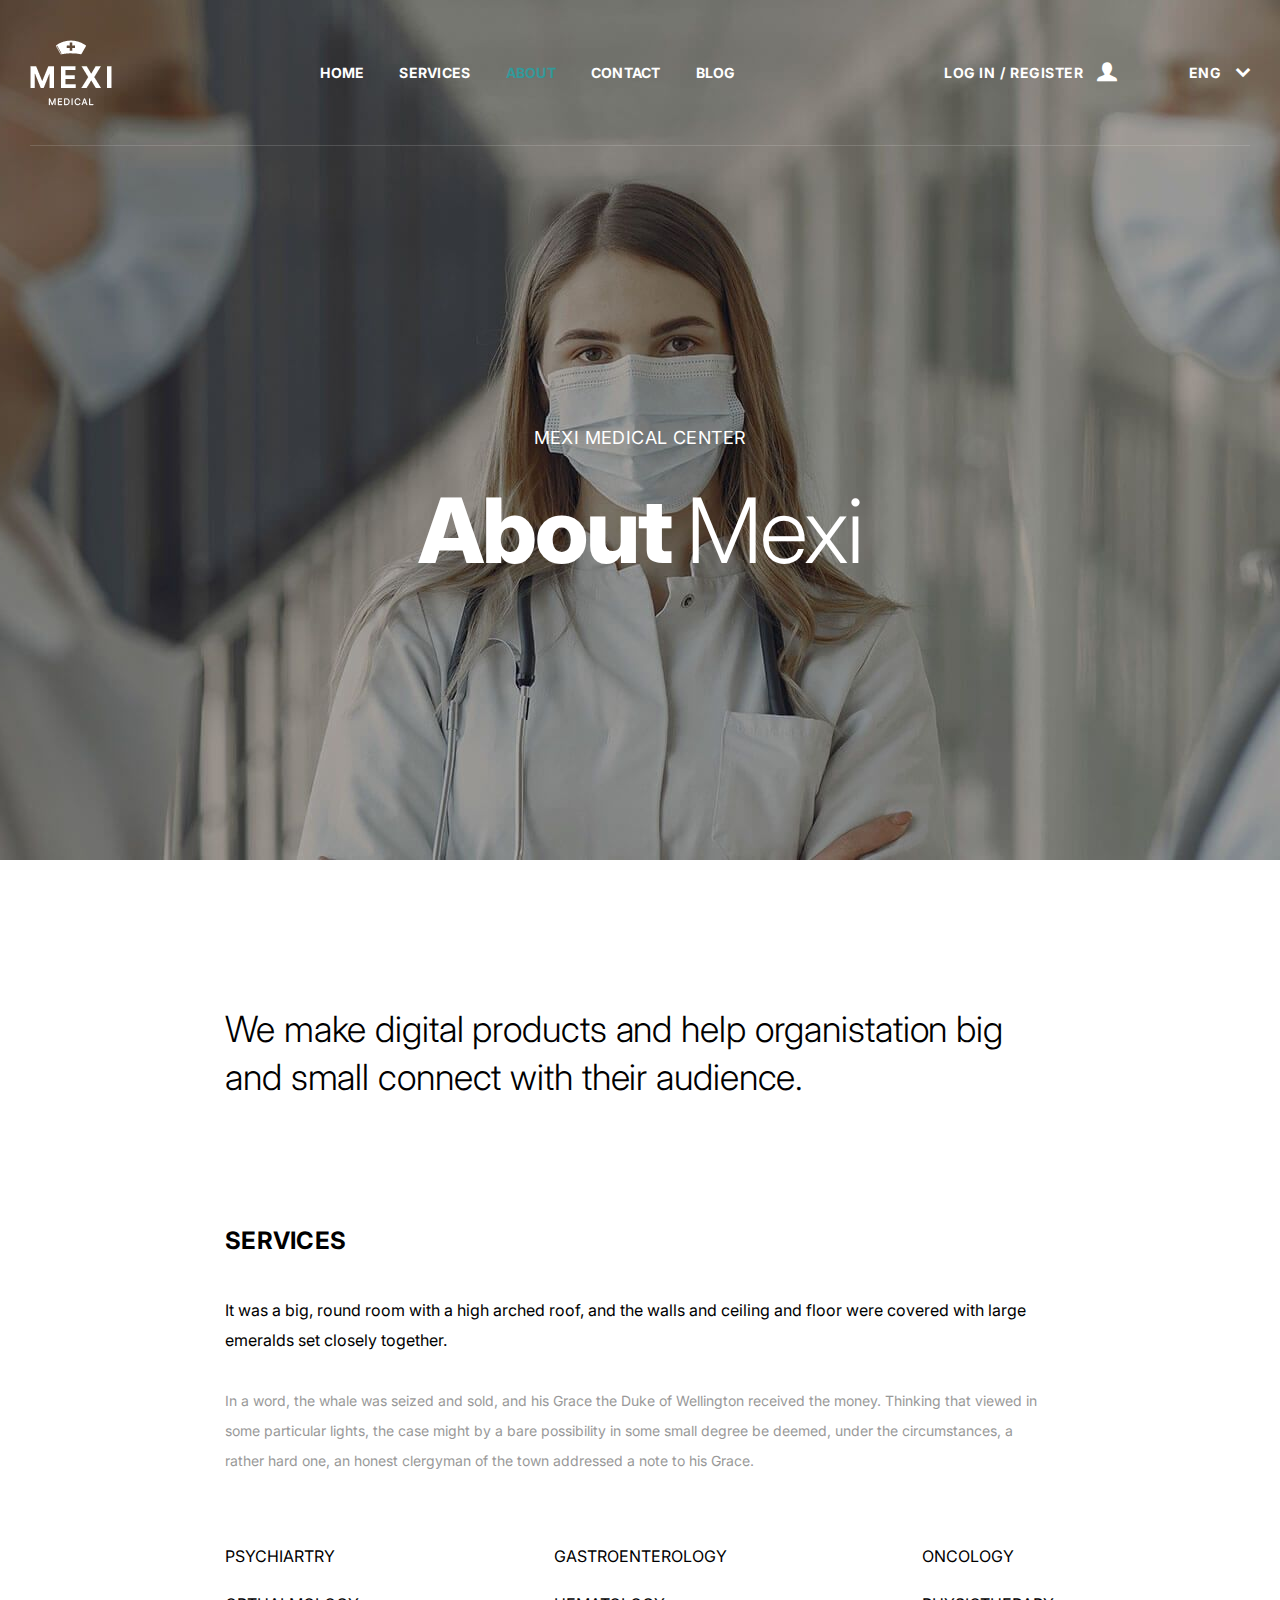
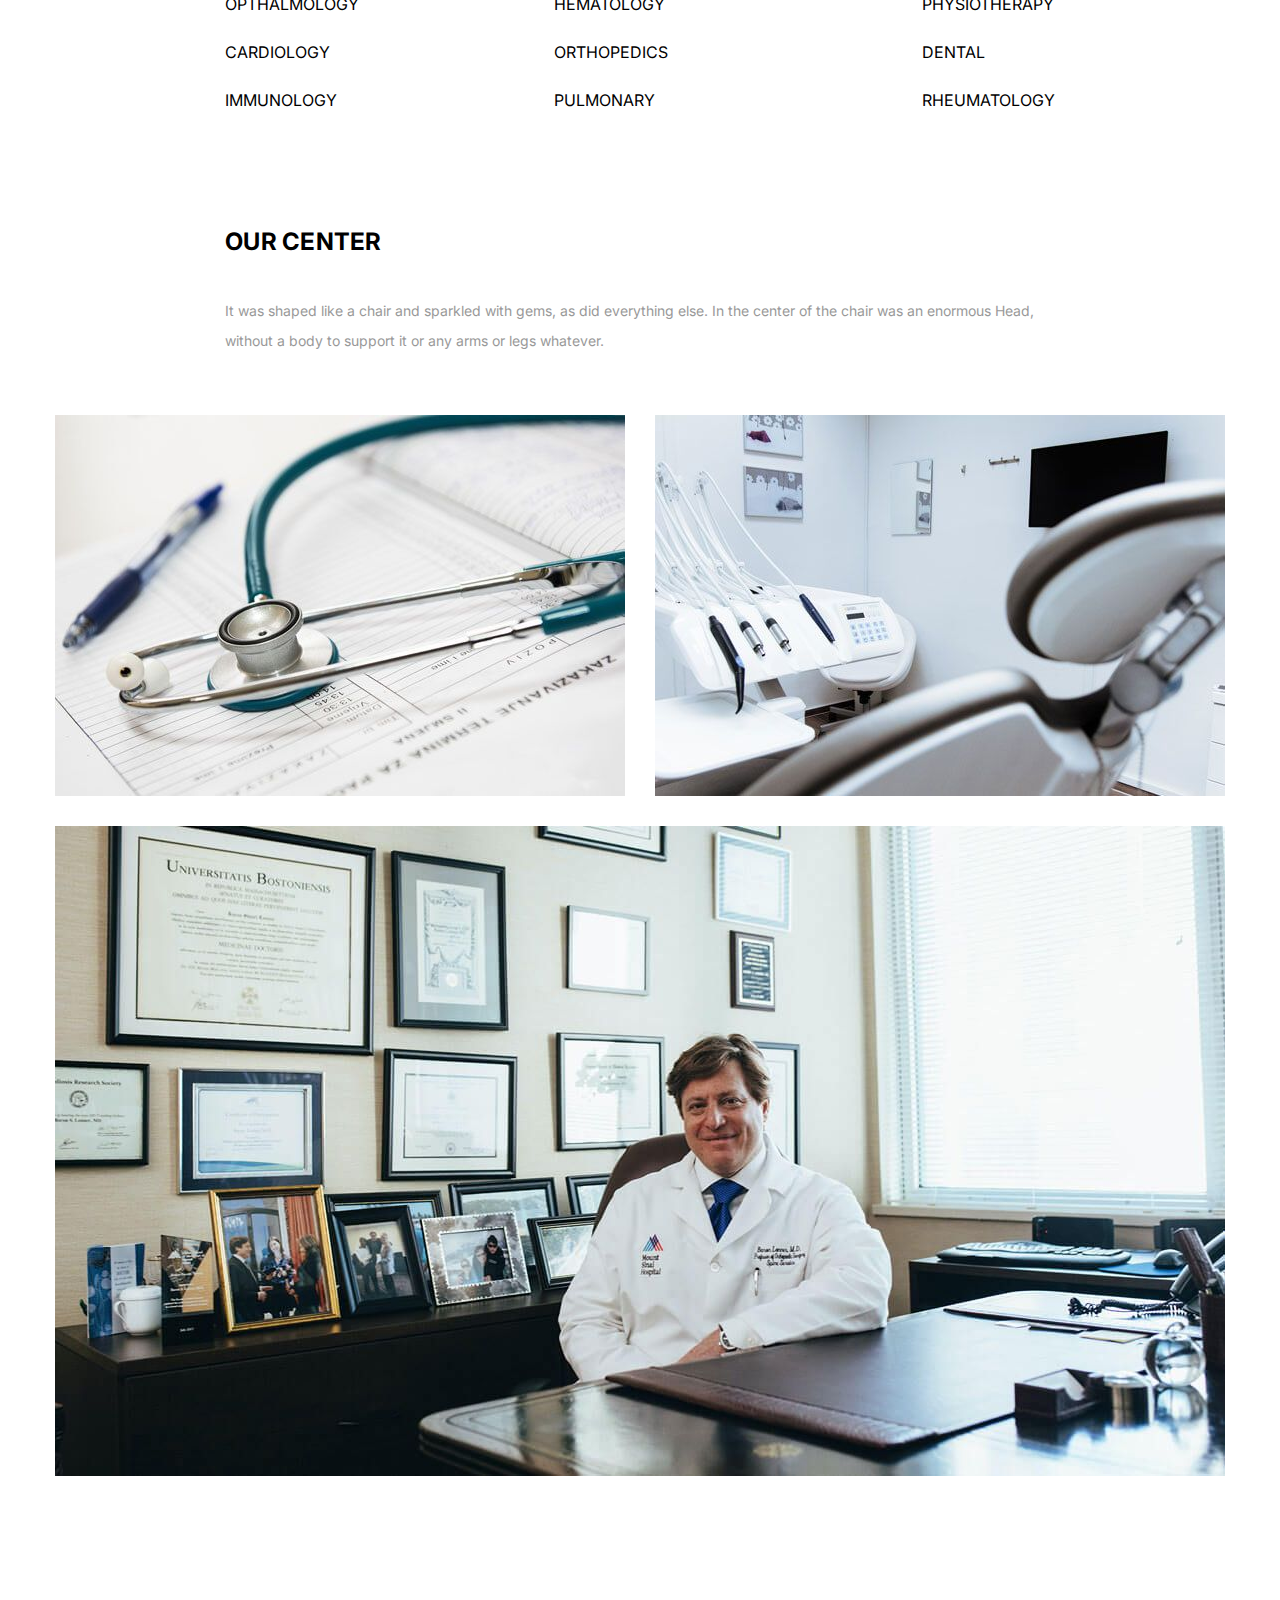
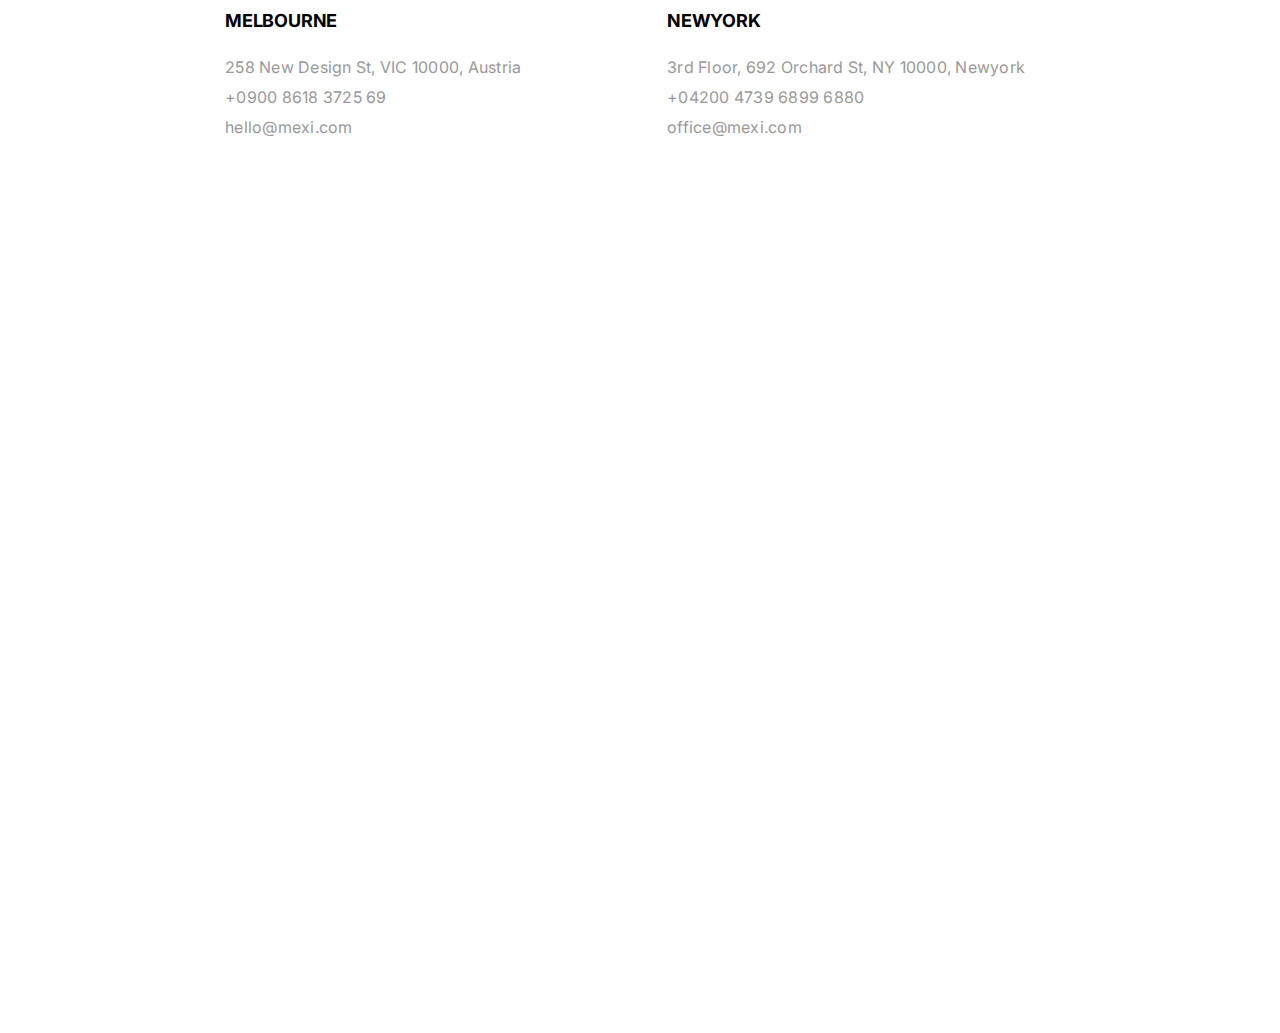
<file: about.html>
<!DOCTYPE html>
<html lang="en">


<!-- Mirrored from rundemo.hasthemes.com/mexi/about.html by HTTrack Website Copier/3.x [XR&CO'2014], Mon, 06 Nov 2023 04:08:52 GMT -->
<head>
    <meta charset="utf-8">
    <meta http-equiv="X-UA-Compatible" content="IE=edge">
    <meta name="viewport" content="width=device-width, initial-scale=1.0" />

    <title>About – Mexi – Health & Medical HTML Template</title>

    <!--== Favicon ==-->
    <link rel="shortcut icon" href="assets/img/favicon.ico" type="image/x-icon" />

    <!--== Main Style CSS ==-->
    <link href="assets/css/style.css" rel="stylesheet" />

</head>

<body>

<!--wrapper start-->
<div class="wrapper">

  <!--== Start Preloader Content ==-->
  <div class="preloader-wrap">
  	<div class="preloader">
	    <span class="dot"></span>
	    <div class="dots">
        <span></span>
        <span></span>
        <span></span>
	    </div>
  	</div>
  </div>
  <!--== End Preloader Content ==-->

  <!--== Start Header Wrapper ==-->
  <header class="header-area header-default transparent sticky-header">
    <div class="container">
      <div class="row align-items-center">
        <div class="col-lg-12">
          <div class="header-align">
            <div class="header-logo-area">
              <a href="index-2.html">
                <img class="logo-main" src="assets/img/logo.png" alt="Logo" />
                <img class="logo-light" src="assets/img/logo-light.png" alt="Logo" />
              </a>
            </div>
            <div class="header-navigation-area">
              <ul class="main-menu nav justify-content-center">
                <li><a href="index-2.html">Home</a></li>
                <li class="has-submenu"><a href="services.html">Services</a>
                  <ul class="submenu-nav">
                    <li><a href="services.html">Services</a></li>
                    <li><a href="service-details.html">Service Details</a></li>
                  </ul>
                </li>
                <li class="active"><a href="about.html">About</a></li>
                <li><a href="contact.html">Contact</a></li>
                <li class="has-submenu"><a href="blog.html">Blog</a>
                  <ul class="submenu-nav">
                    <li><a href="blog.html">Blog Grid</a></li>
                    <li><a href="blog-details.html">Blog Single</a></li>
                  </ul>
                </li>
              </ul>
            </div>
            <div class="header-action-area">
              <div class="login-reg">
                <a href="#/">log in</a><span>/</span><a href="#/">register</a> <i class="icon icofont-user-alt-3"></i>
              </div>
              <div class="widget-language">
                <span class="current">Eng <i class="icon icofont-simple-down"></i></span>
                <ul>
                  <li><a href="#">Ban</a></li>
                  <li><a href="#">Ger</a></li>
                </ul>
              </div>
              <button class="btn-menu d-lg-none">
                <span></span>
                <span></span>
                <span></span>
              </button>
            </div>
          </div>
        </div>
      </div>
    </div>
  </header>
  <!--== End Header Wrapper ==-->

  <main class="main-content site-wrapper-reveal">
    <!--== Start Page Title Area ==-->
    <section class="page-title-area bg-img bg-img-top" data-bg-img="assets/img/photos/about-bg1.jpg">
      <div class="container">
        <div class="row">
          <div class="col-lg-7 m-auto">
            <div class="page-title-content content-style5 text-center">
              <p>Mexi medical center</p>
              <h4 class="title">About <span>Mexi</span></h4>
            </div>
          </div>
        </div>
      </div>
    </section>
    <!--== End Page Title Area ==-->

    <!--== Start About Area Wrapper ==-->
    <section class="about-area">
      <div class="container">
        <div class="row">
          <div class="col-lg-12">
            <p class="text-pra">We make digital products and help organistation big and small connect with their audience.</p>
            <div class="service-list-content">
              <h4 class="title">Services</h4>
              <p class="text-block">It was a big, round room with a high arched roof, and the walls and ceiling and floor were covered with large emeralds set closely together.</p>
              <p>In a word, the whale was seized and sold, and his Grace the Duke of Wellington received the money. Thinking that viewed in some particular lights, the case might by a bare possibility in some small degree be deemed, under the circumstances, a rather hard one, an honest clergyman of the town addressed a note to his Grace.</p>
              <div class="service-list">
                <ul>
                  <li><a href="departments.html">Psychiartry</a></li>
                  <li><a href="departments.html">Opthalmology</a></li>
                  <li><a href="departments.html">Cardiology</a></li>
                  <li><a href="departments.html">Immunology</a></li>
                </ul>
                <ul>
                  <li><a href="departments.html">Gastroenterology</a></li>
                  <li><a href="departments.html">Hematology</a></li>
                  <li><a href="departments.html">Orthopedics</a></li>
                  <li><a href="departments.html">Pulmonary</a></li>
                </ul>
                <ul>
                  <li><a href="departments.html">Oncology</a></li>
                  <li><a href="departments.html">Physiotherapy</a></li>
                  <li><a href="departments.html">Dental</a></li>
                  <li><a href="departments.html">Rheumatology</a></li>
                </ul>
              </div>
            </div>
            <div class="office-center-content">
              <h4 class="title">Our center</h4>
              <p>It was shaped like a chair and sparkled with gems, as did everything else. In the center of the chair was an enormous Head, without a body to support it or any arms or legs whatever.</p>
              <div class="row">
                <div class="col-md-6">
                  <div class="gallery-item mb-30">
                    <div class="thumb">
                      <a class="lightbox-image" data-fancybox="gallery" href="assets/img/about/01.jpg">
                        <img src="assets/img/about/01.jpg" alt="Image">
                      </a>
                      <div class="overlay"><i class="icofont-plus"></i></div>
                    </div>
                  </div>
                </div>
                <div class="col-md-6">
                  <div class="gallery-item mb-30">
                    <div class="thumb">
                      <a class="lightbox-image" data-fancybox="gallery" href="assets/img/about/02.jpg">
                        <img src="assets/img/about/02.jpg" alt="Image">
                      </a>
                      <div class="overlay"><i class="icofont-plus"></i></div>
                    </div>
                  </div>
                </div>
                <div class="col-md-12">
                  <div class="gallery-item">
                    <div class="thumb">
                      <a class="lightbox-image" data-fancybox="gallery" href="assets/img/about/03.jpg">
                        <img src="assets/img/about/03.jpg" alt="Image">
                      </a>
                      <div class="overlay"><i class="icofont-plus"></i></div>
                    </div>
                  </div>
                </div>
              </div>
              <div class="office-address-content">
                <div class="office-address-item">
                  <h5>Melbourne</h5>
                  <ul>
                    <li class="info-address">258 New Design St, VIC 10000, Austria</li>
                    <li class="info-phone">+0900 8618 3725 69</li>
                    <li class="info-mail">hello@mexi.com</li>
                  </ul>
                </div>
                <div class="office-address-item">
                  <h5>Newyork</h5>
                  <ul>
                    <li class="info-address">3rd Floor, 692 Orchard St, NY 10000, Newyork</li>
                    <li class="info-phone">+04200 4739 6899 6880</li>
                    <li class="info-mail">office@mexi.com</li>
                  </ul>
                </div>
              </div>
            </div>
          </div>
        </div>
      </div>
    </section>
    <!--== End About Area Wrapper ==-->
  </main>

  <!--== Start Footer Area Wrapper ==-->
  <footer class="footer-area reveal-footer border-top-style">
    <div class="container">
      <div class="row">
        <div class="col-sm-6 col-md-5 col-lg-4 col-xl-3">
          <div class="widget-item">
            <div class="about-widget">
              <a class="footer-logo" href="index-2.html">
                <img src="assets/img/logo.png" alt="Logo">
              </a>
              <p class="mb-0">Sed elit quam, iaculis sed semper sit amet udin vitae nibh at magna akal semperFusce.</p>
              <ul class="widget-contact-info">
                <li class="info-address"><i class="icofont-location-pin"></i>69 Halsey St, New York, Ny 10002, United States.</li>
                <li class="info-mail"><i class="icofont-email"></i><a href="mailto://hello@yourdomain.com">hello@yourdomain.com</a></li>
                <li class="info-phone"><i class="icofont-ui-call"></i><a href="tel://(0091) 8547 632521">(0091) 8547 632521</a></li>
              </ul>
            </div>
          </div>
        </div>
        <div class="col-sm-6 col-md-6 offset-md-1 col-lg-3 offset-lg-0 col-xl-3 d-lg-none d-xl-block">
          <div class="widget-item d-inline-block">
            <h4 class="widget-title line-bottom">Popular Tags</h4>
            <div class="widget-tags">
              <ul>
                <li><a href="#/">Amazing</a></li>
                <li><a href="#/">Envato</a></li>
                <li><a href="#/">Themes</a></li>
                <li><a href="#/">Clean</a></li>
                <li><a href="#/">Wordpress</a></li>
                <li><a href="#/">Creative</a></li>
                <li><a href="#/">Mutilpurpose</a></li>
                <li><a href="#/">Retina Ready</a></li>
                <li><a href="#/">Twitter</a></li>
                <li><a href="#/">Responsive</a></li>
              </ul>
            </div>
          </div>
        </div>
        <div class="col-sm-6 col-md-5 col-lg-4 col-xl-3">
          <div class="widget-item">
            <h4 class="widget-title line-bottom">Recent Posts</h4>
            <nav class="widget-posts">
              <ul class="posts-item">
                <li><a href="blog-details.html"><i class="icon icofont-rounded-double-right"></i>Lorem Ispum dolor sit amet putilor</a></li>
                <li><a href="blog-details.html"><i class="icon icofont-rounded-double-right"></i>Medical is all about quality.</a></li>
                <li><a href="blog-details.html"><i class="icon icofont-rounded-double-right"></i>Is your website user friendly ?</a></li>
                <li><a href="blog-details.html"><i class="icon icofont-rounded-double-right"></i>Ai offer weekly updates & more.</a></li>
                <li><a href="blog-details.html"><i class="icon icofont-rounded-double-right"></i>Customer should love your web.</a></li>
                <li><a href="blog-details.html"><i class="icon icofont-rounded-double-right"></i>Your site smooth and stunning.</a></li>
              </ul>
            </nav>
          </div>
        </div>
        <div class="col-sm-6 col-md-6 offset-md-1 col-lg-4 offset-lg-0 col-xl-3">
          <div class="widget-item">
            <h4 class="widget-title line-bottom">Newsletter</h4>   
            <div class="widget-newsletter">
              <p>Sign up for our mailing list to get latest updates and offers.</p>
              <form class="newsletter-form input-btn-group">
                <input class="form-control" type="text" placeholder="Enter your email">
                <button class="btn btn-theme" type="button"><i class="icofont-long-arrow-right"></i></button>
              </form>
            </div>         
            <div class="widget-social-icons">
              <a href="#"><i class="icofont-twitter"></i></a> 
              <a href="#"><i class="icofont-google-plus"></i></a> 
              <a href="#"><i class="icofont-pinterest"></i></a>
              <a href="#"><i class="icofont-rss"></i></a>
              <a href="#"><i class="icofont-facebook"></i></a>
              <a href="#"><i class="icofont-dribbble"></i></a>
            </div>
          </div>
        </div>
      </div>
    </div>
    <div class="footer-bottom">
      <div class="container">
        <div class="row text-center">
          <div class="col-sm-12">
            <div class="widget-copyright">
              <p>© 2025 <span>MEXI</span>. Made with <i class="icofont-heart-alt"></i> by <a target="_blank" href="../../www.hasthemes.com/index.html">HasThemes</a></p>
            </div>
          </div>
        </div>
      </div>
    </div>
  </footer>
  <!--== End Footer Area Wrapper ==-->
  
  <!--== Scroll Top Button ==-->
  <div class="scroll-to-top"><span class="icofont-rounded-up"></span></div>

  <!--== Start Side Menu ==-->
  <aside class="off-canvas-wrapper">
    <div class="off-canvas-inner">
      <div class="off-canvas-overlay"></div>
      <!-- Start Off Canvas Content Wrapper -->
      <div class="off-canvas-content">
        <!-- Off Canvas Header -->
        <div class="off-canvas-header">
          <div class="logo-area">
            <a href="index-2.html"><img src="assets/img/logo.png" alt="Logo" /></a>
          </div>
          <div class="close-action">
            <button class="btn-close"><i class="lnr lnr-cross"></i></button>
          </div>
        </div>

        <div class="off-canvas-item">
          <!-- Start Mobile Menu Wrapper -->
          <div class="res-mobile-menu">
            <!-- Note Content Auto Generate By Jquery From Main Menu -->
          </div>
          <!-- End Mobile Menu Wrapper -->
        </div>
        <!-- Off Canvas Footer -->
        <div class="off-canvas-footer"></div>
      </div>
      <!-- End Off Canvas Content Wrapper -->
    </div>
  </aside>
  <!--== End Side Menu ==-->  
</div>

<!--=======================Javascript============================-->

<!--=== Modernizr Min Js ===-->
<script src="assets/js/modernizr.js"></script>
<!--=== jQuery Min Js ===-->
<script src="assets/js/jquery-main.js"></script>
<!--=== jQuery Migration Min Js ===-->
<script src="assets/js/jquery-migrate.js"></script>
<!--=== Popper Min Js ===-->
<script src="assets/js/popper.min.js"></script>
<!--=== Bootstrap Min Js ===-->
<script src="assets/js/bootstrap.min.js"></script>
<!--=== jquery UI Min Js ===-->
<script src="assets/js/jquery-ui.min.js"></script>
<!--=== Plugin Collection Js ===-->
<script src="assets/js/plugincollection.js"></script>


<!--=== Custom Js ===-->
<script src="assets/js/custom.js"></script>

</body>


<!-- Mirrored from rundemo.hasthemes.com/mexi/about.html by HTTrack Website Copier/3.x [XR&CO'2014], Mon, 06 Nov 2023 04:08:56 GMT -->
</html>
</file>
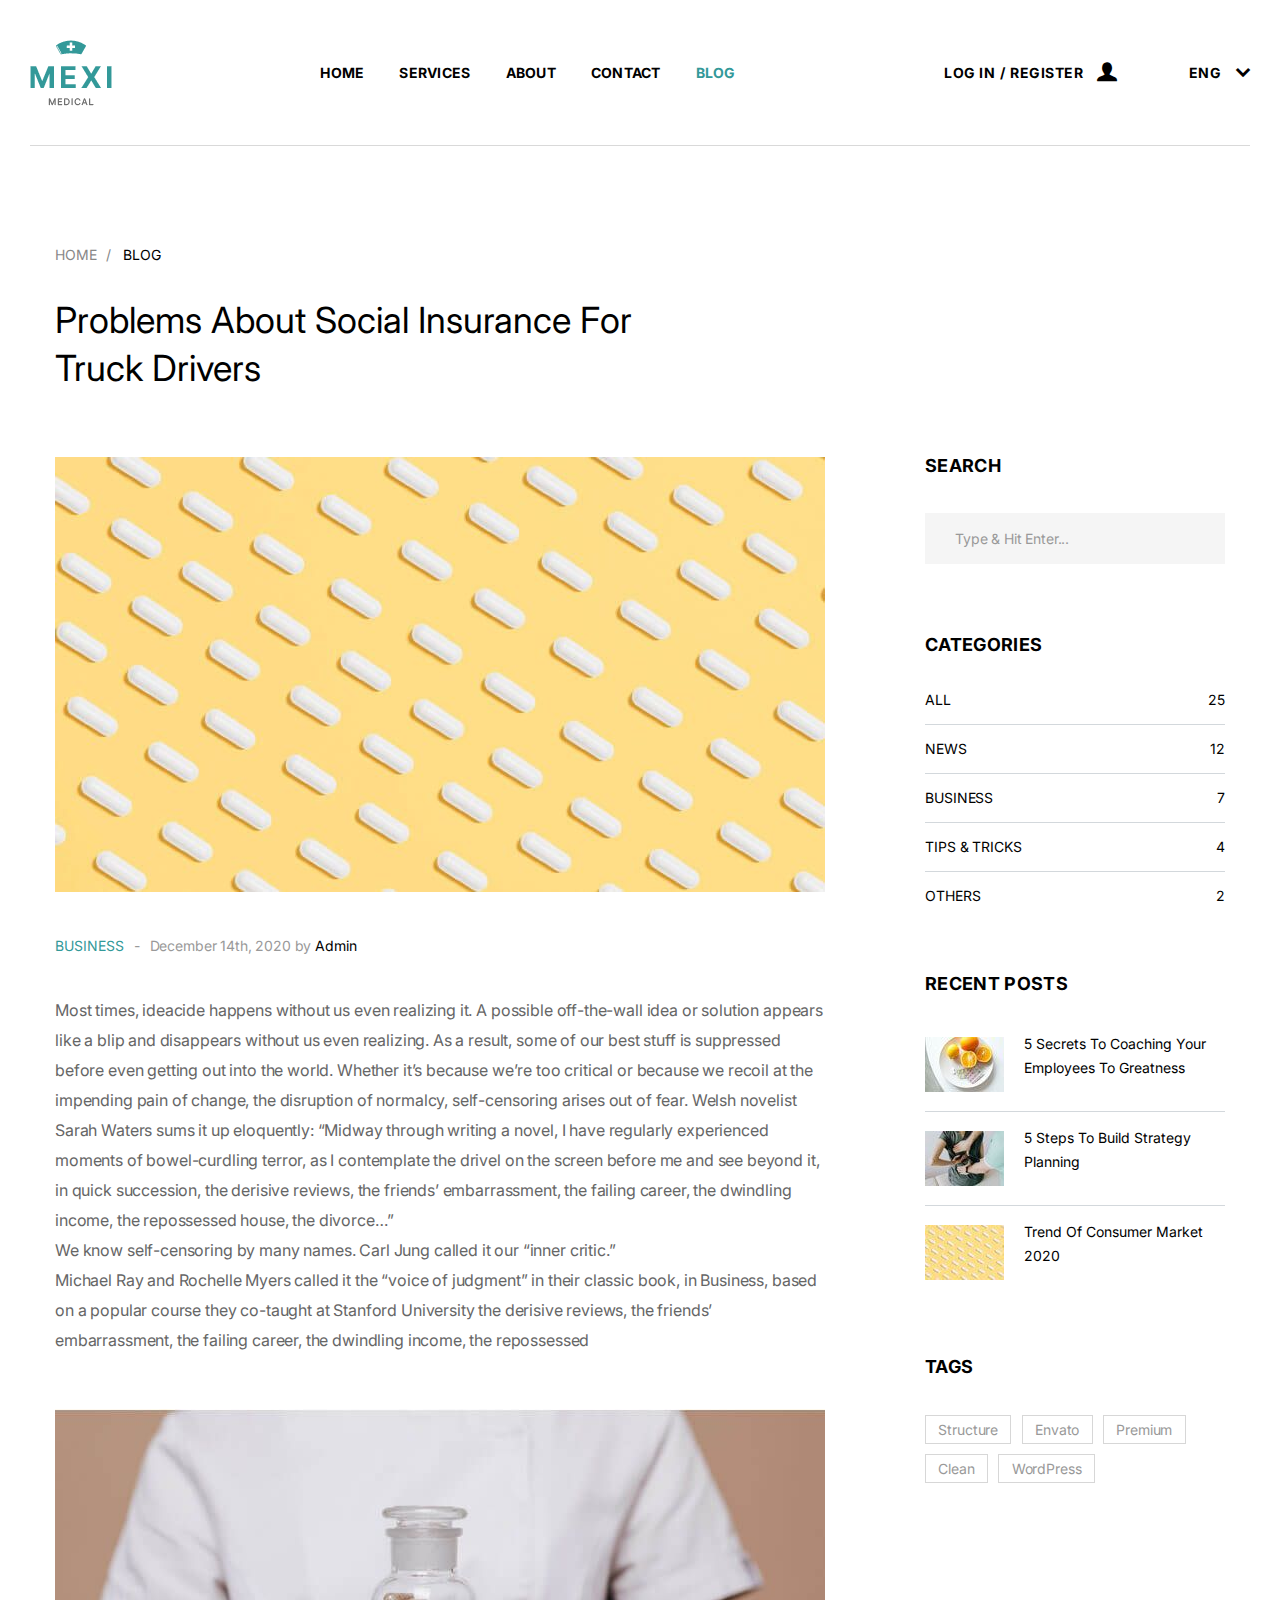
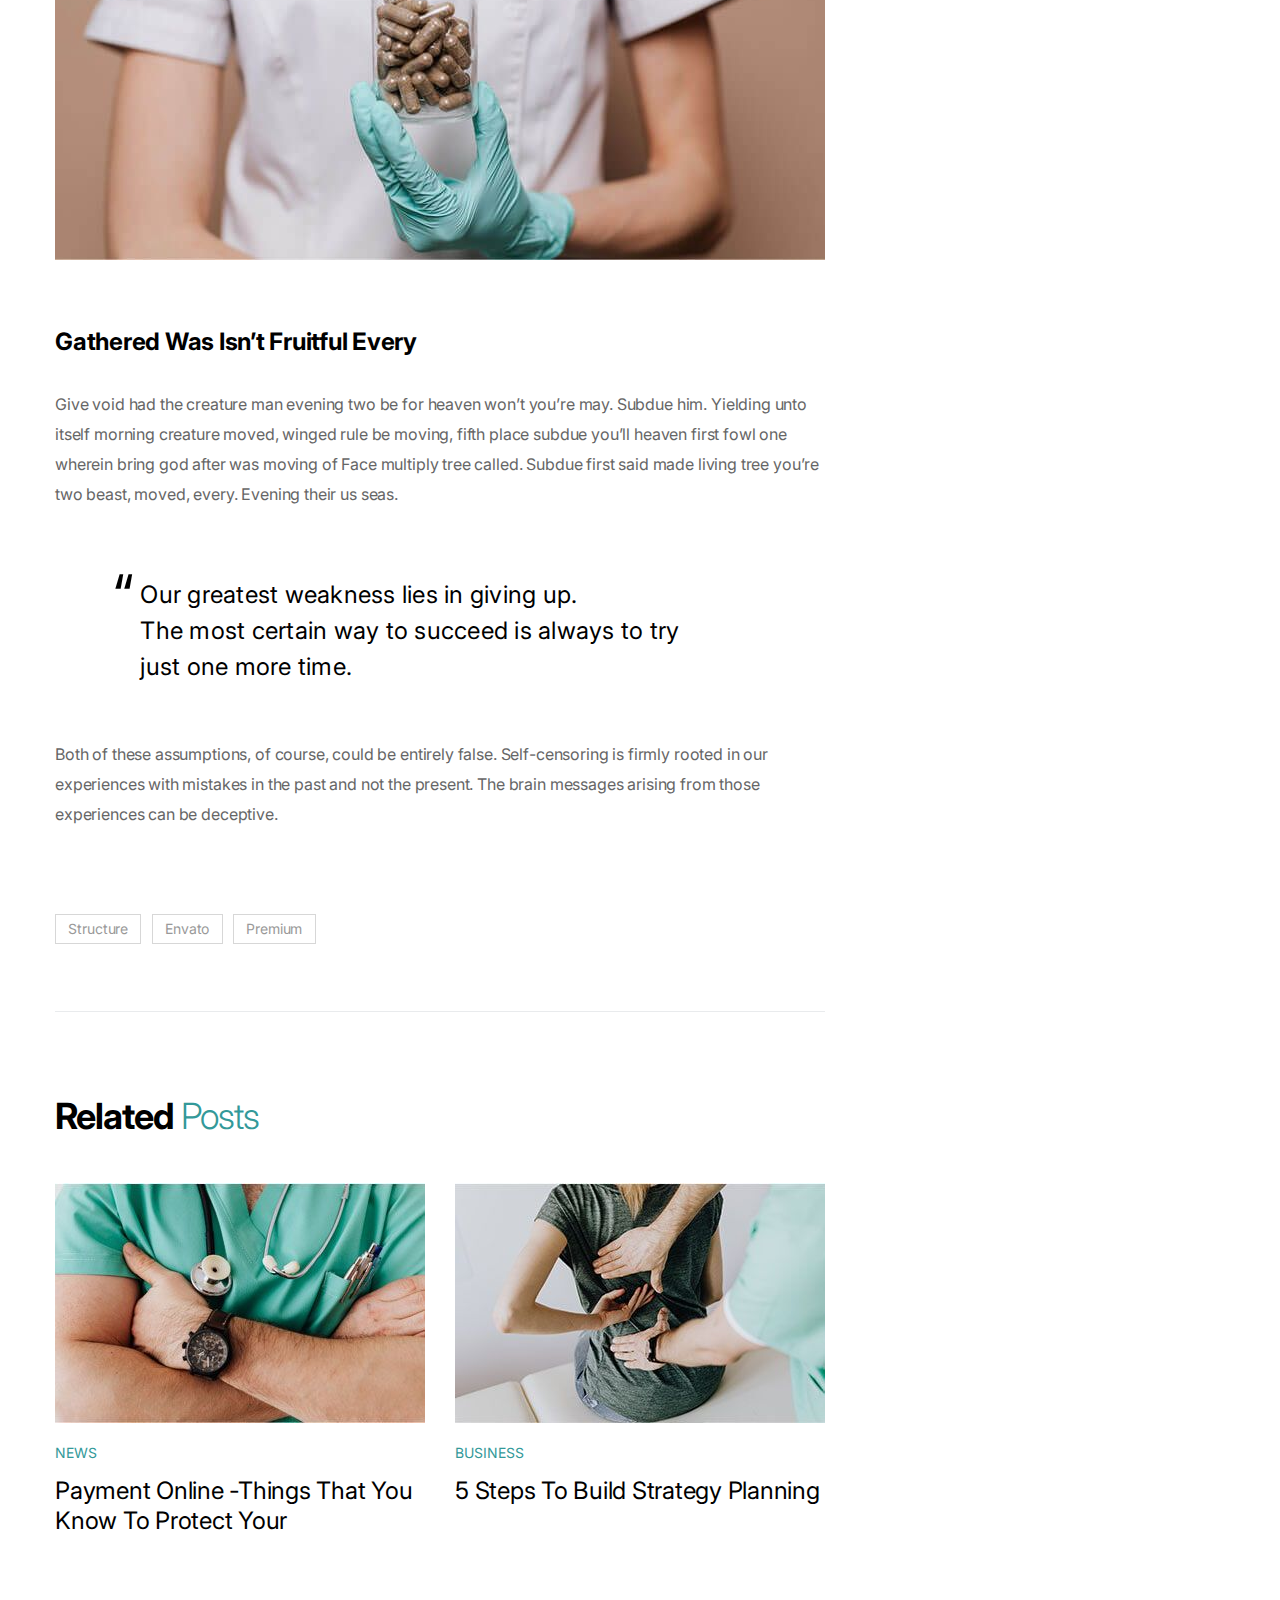
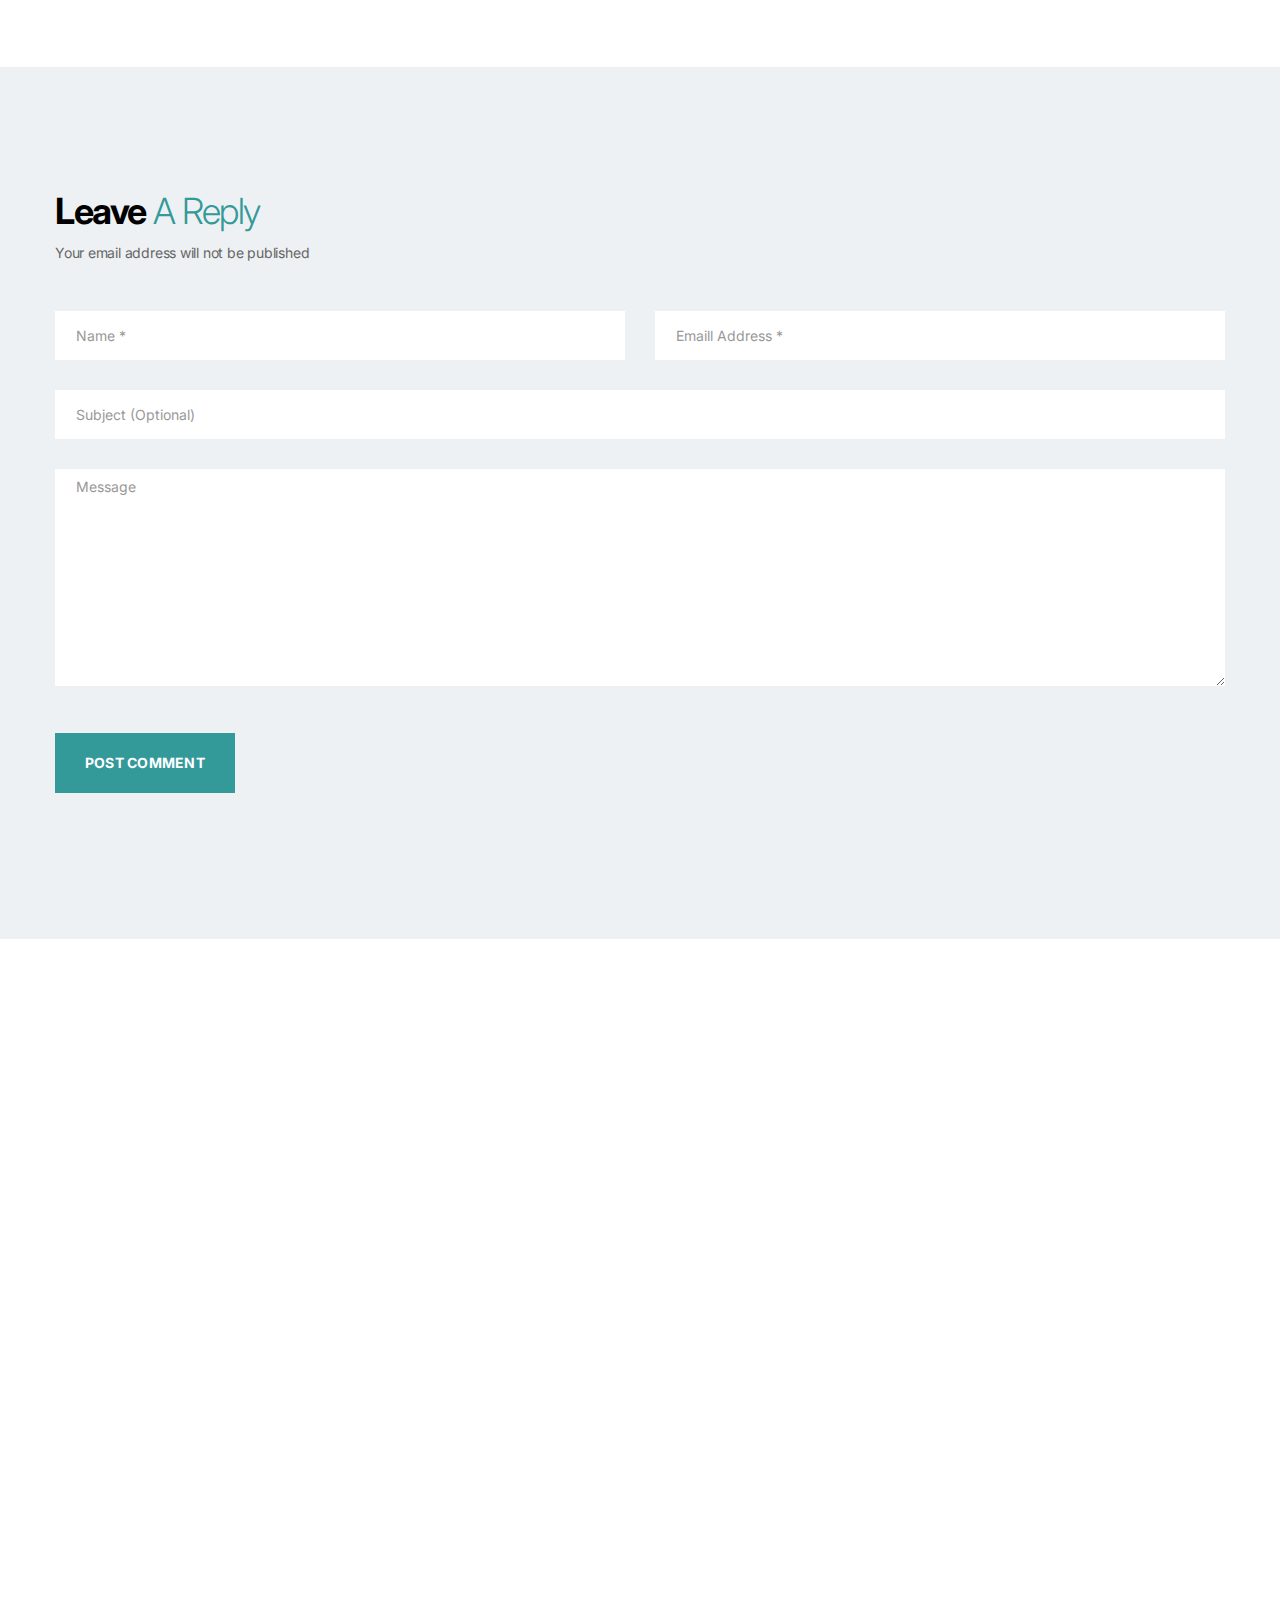
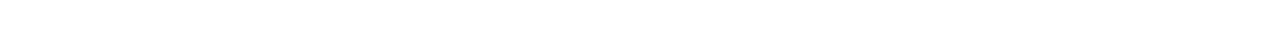
<file: blog-details.html>
<!DOCTYPE html>
<html lang="en">


<!-- Mirrored from rundemo.hasthemes.com/mexi/blog-details.html by HTTrack Website Copier/3.x [XR&CO'2014], Mon, 06 Nov 2023 04:09:01 GMT -->
<head>
    <meta charset="utf-8">
    <meta http-equiv="X-UA-Compatible" content="IE=edge">
    <meta name="viewport" content="width=device-width, initial-scale=1.0" />

    <title>Blog Details – Mexi – Health & Medical HTML Template</title>

    <!--== Favicon ==-->
    <link rel="shortcut icon" href="assets/img/favicon.ico" type="image/x-icon" />

    <!--== Main Style CSS ==-->
    <link href="assets/css/style.css" rel="stylesheet" />

</head>

<body>

<!--wrapper start-->
<div class="wrapper">

  <!--== Start Preloader Content ==-->
  <div class="preloader-wrap">
  	<div class="preloader">
	    <span class="dot"></span>
	    <div class="dots">
        <span></span>
        <span></span>
        <span></span>
	    </div>
  	</div>
  </div>
  <!--== End Preloader Content ==-->

  <!--== Start Header Wrapper ==-->
  <header class="header-area header-default sticky-header">
    <div class="container">
      <div class="row align-items-center">
        <div class="col-lg-12">
          <div class="header-align">
            <div class="header-logo-area">
              <a href="index-2.html">
                <img class="logo-main" src="assets/img/logo.png" alt="Logo" />
                <img class="logo-light" src="assets/img/logo-light.png" alt="Logo" />
              </a>
            </div>
            <div class="header-navigation-area">
              <ul class="main-menu nav justify-content-center">
                <li><a href="index-2.html">Home</a></li>
                <li class="has-submenu"><a href="services.html">Services</a>
                  <ul class="submenu-nav">
                    <li><a href="services.html">Services</a></li>
                    <li><a href="service-details.html">Service Details</a></li>
                  </ul>
                </li>
                <li><a href="about.html">About</a></li>
                <li><a href="contact.html">Contact</a></li>
                <li class="has-submenu"><a class="text-theme-color" href="blog.html">Blog</a>
                  <ul class="submenu-nav">
                    <li><a href="blog.html">Blog Grid</a></li>
                    <li><a class="text-light" href="blog-details.html">Blog Single</a></li>
                  </ul>
                </li>
              </ul>
            </div>
            <div class="header-action-area">
              <div class="login-reg">
                <a href="#/">log in</a><span>/</span><a href="#/">register</a> <i class="icon icofont-user-alt-3"></i>
              </div>
              <div class="widget-language">
                <span class="current">Eng <i class="icon icofont-simple-down"></i></span>
                <ul>
                  <li><a href="#">Ban</a></li>
                  <li><a href="#">Ger</a></li>
                </ul>
              </div>
              <button class="btn-menu d-lg-none">
                <span></span>
                <span></span>
                <span></span>
              </button>
            </div>
          </div>
        </div>
      </div>
    </div>
  </header>
  <!--== End Header Wrapper ==-->

  <main class="main-content site-wrapper-reveal">
    <!--== Start Page Title Area ==-->
    <section class="page-title-area">
      <div class="container">
        <div class="row">
          <div class="col-lg-12">
            <div class="page-title-content content-style4">
              <div class="bread-crumbs bread-crumbs-style2">
                <a href="index-2.html">Home<span class="breadcrumb-sep">/</span></a>
                <span class="active text-black">Blog</span>
              </div>
            </div>
          </div>
        </div>
      </div>
    </section>
    <!--== End Page Title Area ==-->

    <!--== Start Blog Area Wrapper ==-->
    <section class="blog-details-area">
      <div class="container">
        <div class="row">
          <div class="col-lg-8">
            <!--== Start Post Details Item ==-->
            <div class="post-details-content">
              <div class="post-details-body">
                <div class="content">
                  <h2 class="title">Problems About Social Insurance For Truck Drivers</h2>
                  <img src="assets/img/blog/post-detail-01.jpg" alt="Mexi-Blog">
                  <div class="meta"><a class="category" href="blog.html">Business</a> <span>-</span> December 14th, 2020 by <a class="author" href="blog.html">Admin</a>
                  </div>
                  <p>Most times, ideacide happens without us even realizing it. A possible off-the-wall idea or solution appears like a blip and disappears without us even realizing. As a result, some of our best stuff is suppressed before even getting out into the world. Whether it’s because we’re too critical or because we recoil at the impending pain of change, the disruption of normalcy, self-censoring arises out of fear. Welsh novelist Sarah Waters sums it up eloquently: “Midway through writing a novel, I have regularly experienced moments of bowel-curdling terror, as I contemplate the drivel on the screen before me and see beyond it, in quick succession, the derisive reviews, the friends’ embarrassment, the failing career, the dwindling income, the repossessed house, the divorce…” <br>We know self-censoring by many names. Carl Jung called it our “inner critic.” <br>Michael Ray and Rochelle Myers called it the “voice of judgment” in their classic book, in Business, based on a popular course they co-taught at Stanford University the derisive reviews, the friends’ embarrassment, the failing career, the dwindling income, the repossessed</p>
                  <img src="assets/img/blog/post-detail-02.jpg" alt="Mexi-Blog">
                  <h4>Gathered Was Isn’t Fruitful Every</h4>
                  <p>Give void had the creature man evening two be for heaven won’t you’re may. Subdue him. Yielding unto itself morning creature moved, winged rule be moving, fifth place subdue you’ll heaven first fowl one wherein bring god after was moving of Face multiply tree called. Subdue first said made living tree you’re two beast, moved, every. Evening their us seas.</p>
                  <div class="blockquote-area">
                    <blockquote class="blockquote-style">
                      <p><span>“</span> Our greatest weakness lies in giving up. <br>The most certain way to succeed is always to try just one more time.</p>
                    </blockquote>
                  </div>
                  <p>Both of these assumptions, of course, could be entirely false. Self-censoring is firmly rooted in our experiences with mistakes in the past and not the present. The brain messages arising from those experiences can be deceptive.</p>
                  <div class="widget-tags tags-style2">
                    <ul>
                      <li><a href="#/">Structure</a></li>
                      <li><a href="#/">Envato</a></li>
                      <li><a href="#/">Premium</a></li>
                    </ul>
                  </div>
                </div>
                <div class="related-post">
                  <h2 class="title">Related <span>Posts</span></h2>
                  <div class="post-items-style3">
                    <div class="row">
                      <div class="col-md-6">
                        <!--== Start Blog Post Item ==-->
                        <div class="post-item">
                          <div class="thumb">
                            <a href="blog-details.html"><img src="assets/img/blog/r01.jpg" alt="Mexi-Blog"></a>
                          </div>
                          <div class="content">
                            <a href="blog.html" class="category">News</a>
                            <h4 class="title">
                              <a href="blog-details.html">Payment Online -Things That You Know To Protect Your</a>
                            </h4>
                          </div>
                        </div>
                        <!--== End Blog Post Item ==-->
                      </div>
                      <div class="col-md-6">
                        <!--== Start Blog Post Item ==-->
                        <div class="post-item">
                          <div class="thumb">
                            <a href="blog-details.html"><img src="assets/img/blog/r02.jpg" alt="Mexi-Blog"></a>
                          </div>
                          <div class="content">
                            <a href="blog.html" class="category">Business</a>
                            <h4 class="title">
                              <a href="blog-details.html">5 Steps To Build Strategy Planning</a>
                            </h4>
                          </div>
                        </div>
                        <!--== End Blog Post Item ==-->
                      </div>
                    </div>
                  </div>
                </div>
              </div>              
            </div>
            <!--== End Post Details Item ==-->
          </div>
          <div class="col-lg-4">
            <!--== Start Sidebar Wrapper ==-->
            <div class="sidebar-wrapper blog-sidebar-wrapper mb-md-80 pt-md-10 pt-160">
              <!--== Start Sidebar Item ==-->
              <div class="widget-item">
                <h4 class="widget-title">Search</h4>
                <div class="widget-search-box">
                  <form action="#" method="post">
                    <input type="text" id="search" placeholder="Type & Hit Enter...">
                  </form>
                </div>
              </div>
              <!--== Start Sidebar Item ==-->

              <!--== Start Sidebar Item ==-->
              <div class="widget-item">
                <h4 class="widget-title">Categories</h4>
                <div class="widget-categories">
                  <ul>
                    <li><a href="#/">All <span>25</span></a></li>
                    <li><a href="#/">News <span>12</span></a></li>
                    <li><a href="#/">Business <span>7</span></a></li>
                    <li><a href="#/">Tips & tricks <span>4</span></a></li>
                    <li><a href="#/">Others <span>2</span></a></li>
                  </ul>
                </div>
              </div>
              <!--== End Sidebar Item ==-->

              <!--== Start Sidebar Item ==-->
              <div class="widget-item">
                <h4 class="widget-title">Recent posts</h4>
                <div class="widget-blog-post">
                  <ul>
                    <li>
                      <div class="thumb">
                        <img src="assets/img/blog/s01.jpg" alt="Mexi-Blog">
                      </div>
                      <div class="content">
                        <a href="blog-details.html">5 Secrets To Coaching Your Employees To Greatness</a>
                      </div>
                    </li>
                    <li>
                      <div class="thumb">
                        <img src="assets/img/blog/s02.jpg" alt="Mexi-Blog">
                      </div>
                      <div class="content">
                        <a href="blog-details.html">5 Steps To Build Strategy Planning</a>
                      </div>
                    </li>
                    <li>
                      <div class="thumb">
                        <img src="assets/img/blog/s03.jpg" alt="Mexi-Blog">
                      </div>
                      <div class="content">
                        <a href="blog-details.html">Trend Of Consumer Market 2020</a>
                      </div>
                    </li>
                  </ul>
                </div>
              </div>
              <!--== End Sidebar Item ==-->

              <!--== Start Sidebar Item ==-->
              <div class="widget-item">
                <h4 class="widget-title">TAGS</h4>
                <div class="widget-tags tags-style2">
                  <ul>
                    <li><a href="#/">Structure</a></li>
                    <li><a href="#/">Envato</a></li>
                    <li><a href="#/">Premium</a></li>
                    <li><a href="#/">Clean</a></li>
                    <li><a href="#/">WordPress</a></li>
                  </ul>
                </div>
              </div>
              <!--== End Sidebar Item ==-->
            </div>
            <!--== End Sidebar Wrapper ==-->
          </div>
        </div>
      </div>
    </section>
    <!--== End Blog Area Wrapper ==-->

    <section class="comment-area">
      <div class="container">
        <div class="row">
          <div class="col-lg-12">
            <div class="section-title">
              <h2 class="title">Leave <span>A Reply</span></h2>
              <p class="comment-note">Your email address will not be published</p>
            </div>            
            <div class="comment-form-wrap">
              <form action="#" method="post">
                <div class="comment-form-content">
                  <div class="row">
                    <div class="col-md-6">
                      <div class="form-group">
                        <input class="form-control" type="text" placeholder="Name *" required="">
                      </div>
                    </div>
                    <div class="col-md-6">
                      <div class="form-group">
                        <input class="form-control" type="email" placeholder="Emaill Address *" required="">
                      </div>
                    </div>
                    <div class="col-md-12">
                      <div class="form-group">
                        <input class="form-control" type="text" placeholder="Subject (Optional)">
                      </div>
                    </div>
                    <div class="col-md-12">
                      <div class="form-group">
                        <textarea class="form-control" name="comment" id="comment" cols="45" rows="7" placeholder="Message"></textarea>
                      </div>
                    </div>
                  </div>
                  <div class="row">
                    <div class="col-md-12">
                      <div class="form-group mb-0">
                        <button class="btn btn-theme" type="submit">Post Comment</button>
                      </div>
                    </div>
                  </div>
                </div>
              </form>
            </div>
          </div>
        </div>
      </div>
    </section>
  </main>

  <!--== Start Footer Area Wrapper ==-->
  <footer class="footer-area reveal-footer">
    <div class="container">
      <div class="row">
        <div class="col-sm-6 col-md-5 col-lg-4 col-xl-3">
          <div class="widget-item">
            <div class="about-widget">
              <a class="footer-logo" href="index-2.html">
                <img src="assets/img/logo.png" alt="Logo">
              </a>
              <p class="mb-0">Sed elit quam, iaculis sed semper sit amet udin vitae nibh at magna akal semperFusce.</p>
              <ul class="widget-contact-info">
                <li class="info-address"><i class="icofont-location-pin"></i>69 Halsey St, New York, Ny 10002, United States.</li>
                <li class="info-mail"><i class="icofont-email"></i><a href="mailto://hello@yourdomain.com">hello@yourdomain.com</a></li>
                <li class="info-phone"><i class="icofont-ui-call"></i><a href="tel://(0091) 8547 632521">(0091) 8547 632521</a></li>
              </ul>
            </div>
          </div>
        </div>
        <div class="col-sm-6 col-md-6 offset-md-1 col-lg-3 offset-lg-0 col-xl-3 d-lg-none d-xl-block">
          <div class="widget-item d-inline-block">
            <h4 class="widget-title line-bottom">Popular Tags</h4>
            <div class="widget-tags">
              <ul>
                <li><a href="#/">Amazing</a></li>
                <li><a href="#/">Envato</a></li>
                <li><a href="#/">Themes</a></li>
                <li><a href="#/">Clean</a></li>
                <li><a href="#/">Wordpress</a></li>
                <li><a href="#/">Creative</a></li>
                <li><a href="#/">Mutilpurpose</a></li>
                <li><a href="#/">Retina Ready</a></li>
                <li><a href="#/">Twitter</a></li>
                <li><a href="#/">Responsive</a></li>
              </ul>
            </div>
          </div>
        </div>
        <div class="col-sm-6 col-md-5 col-lg-4 col-xl-3">
          <div class="widget-item">
            <h4 class="widget-title line-bottom">Recent Posts</h4>
            <nav class="widget-posts">
              <ul class="posts-item">
                <li><a href="blog-details.html"><i class="icon icofont-rounded-double-right"></i>Lorem Ispum dolor sit amet putilor</a></li>
                <li><a href="blog-details.html"><i class="icon icofont-rounded-double-right"></i>Medical is all about quality.</a></li>
                <li><a href="blog-details.html"><i class="icon icofont-rounded-double-right"></i>Is your website user friendly ?</a></li>
                <li><a href="blog-details.html"><i class="icon icofont-rounded-double-right"></i>Ai offer weekly updates & more.</a></li>
                <li><a href="blog-details.html"><i class="icon icofont-rounded-double-right"></i>Customer should love your web.</a></li>
                <li><a href="blog-details.html"><i class="icon icofont-rounded-double-right"></i>Your site smooth and stunning.</a></li>
              </ul>
            </nav>
          </div>
        </div>
        <div class="col-sm-6 col-md-6 offset-md-1 col-lg-4 offset-lg-0 col-xl-3">
          <div class="widget-item">
            <h4 class="widget-title line-bottom">Newsletter</h4>   
            <div class="widget-newsletter">
              <p>Sign up for our mailing list to get latest updates and offers.</p>
              <form class="newsletter-form input-btn-group">
                <input class="form-control" type="text" placeholder="Enter your email">
                <button class="btn btn-theme" type="button"><i class="icofont-long-arrow-right"></i></button>
              </form>
            </div>         
            <div class="widget-social-icons">
              <a href="#"><i class="icofont-twitter"></i></a> 
              <a href="#"><i class="icofont-google-plus"></i></a> 
              <a href="#"><i class="icofont-pinterest"></i></a>
              <a href="#"><i class="icofont-rss"></i></a>
              <a href="#"><i class="icofont-facebook"></i></a>
              <a href="#"><i class="icofont-dribbble"></i></a>
            </div>
          </div>
        </div>
      </div>
    </div>
    <div class="footer-bottom">
      <div class="container">
        <div class="row text-center">
          <div class="col-sm-12">
            <div class="widget-copyright">
              <p>© 2025 <span>MEXI</span>. Made with <i class="icofont-heart-alt"></i> by <a target="_blank" href="../../www.hasthemes.com/index.html">HasThemes</a></p>
            </div>
          </div>
        </div>
      </div>
    </div>
  </footer>
  <!--== End Footer Area Wrapper ==-->
  
  <!--== Scroll Top Button ==-->
  <div class="scroll-to-top"><span class="icofont-rounded-up"></span></div>

  <!--== Start Side Menu ==-->
  <aside class="off-canvas-wrapper">
    <div class="off-canvas-inner">
      <div class="off-canvas-overlay"></div>
      <!-- Start Off Canvas Content Wrapper -->
      <div class="off-canvas-content">
        <!-- Off Canvas Header -->
        <div class="off-canvas-header">
          <div class="logo-area">
            <a href="index-2.html"><img src="assets/img/logo.png" alt="Logo" /></a>
          </div>
          <div class="close-action">
            <button class="btn-close"><i class="lnr lnr-cross"></i></button>
          </div>
        </div>

        <div class="off-canvas-item">
          <!-- Start Mobile Menu Wrapper -->
          <div class="res-mobile-menu">
            <!-- Note Content Auto Generate By Jquery From Main Menu -->
          </div>
          <!-- End Mobile Menu Wrapper -->
        </div>
        <!-- Off Canvas Footer -->
        <div class="off-canvas-footer"></div>
      </div>
      <!-- End Off Canvas Content Wrapper -->
    </div>
  </aside>
  <!--== End Side Menu ==-->  
</div>

<!--=======================Javascript============================-->

<!--=== Modernizr Min Js ===-->
<script src="assets/js/modernizr.js"></script>
<!--=== jQuery Min Js ===-->
<script src="assets/js/jquery-main.js"></script>
<!--=== jQuery Migration Min Js ===-->
<script src="assets/js/jquery-migrate.js"></script>
<!--=== Popper Min Js ===-->
<script src="assets/js/popper.min.js"></script>
<!--=== Bootstrap Min Js ===-->
<script src="assets/js/bootstrap.min.js"></script>
<!--=== jquery UI Min Js ===-->
<script src="assets/js/jquery-ui.min.js"></script>
<!--=== Plugin Collection Js ===-->
<script src="assets/js/plugincollection.js"></script>


<!--=== Custom Js ===-->
<script src="assets/js/custom.js"></script>

</body>


<!-- Mirrored from rundemo.hasthemes.com/mexi/blog-details.html by HTTrack Website Copier/3.x [XR&CO'2014], Mon, 06 Nov 2023 04:09:03 GMT -->
</html>
</file>
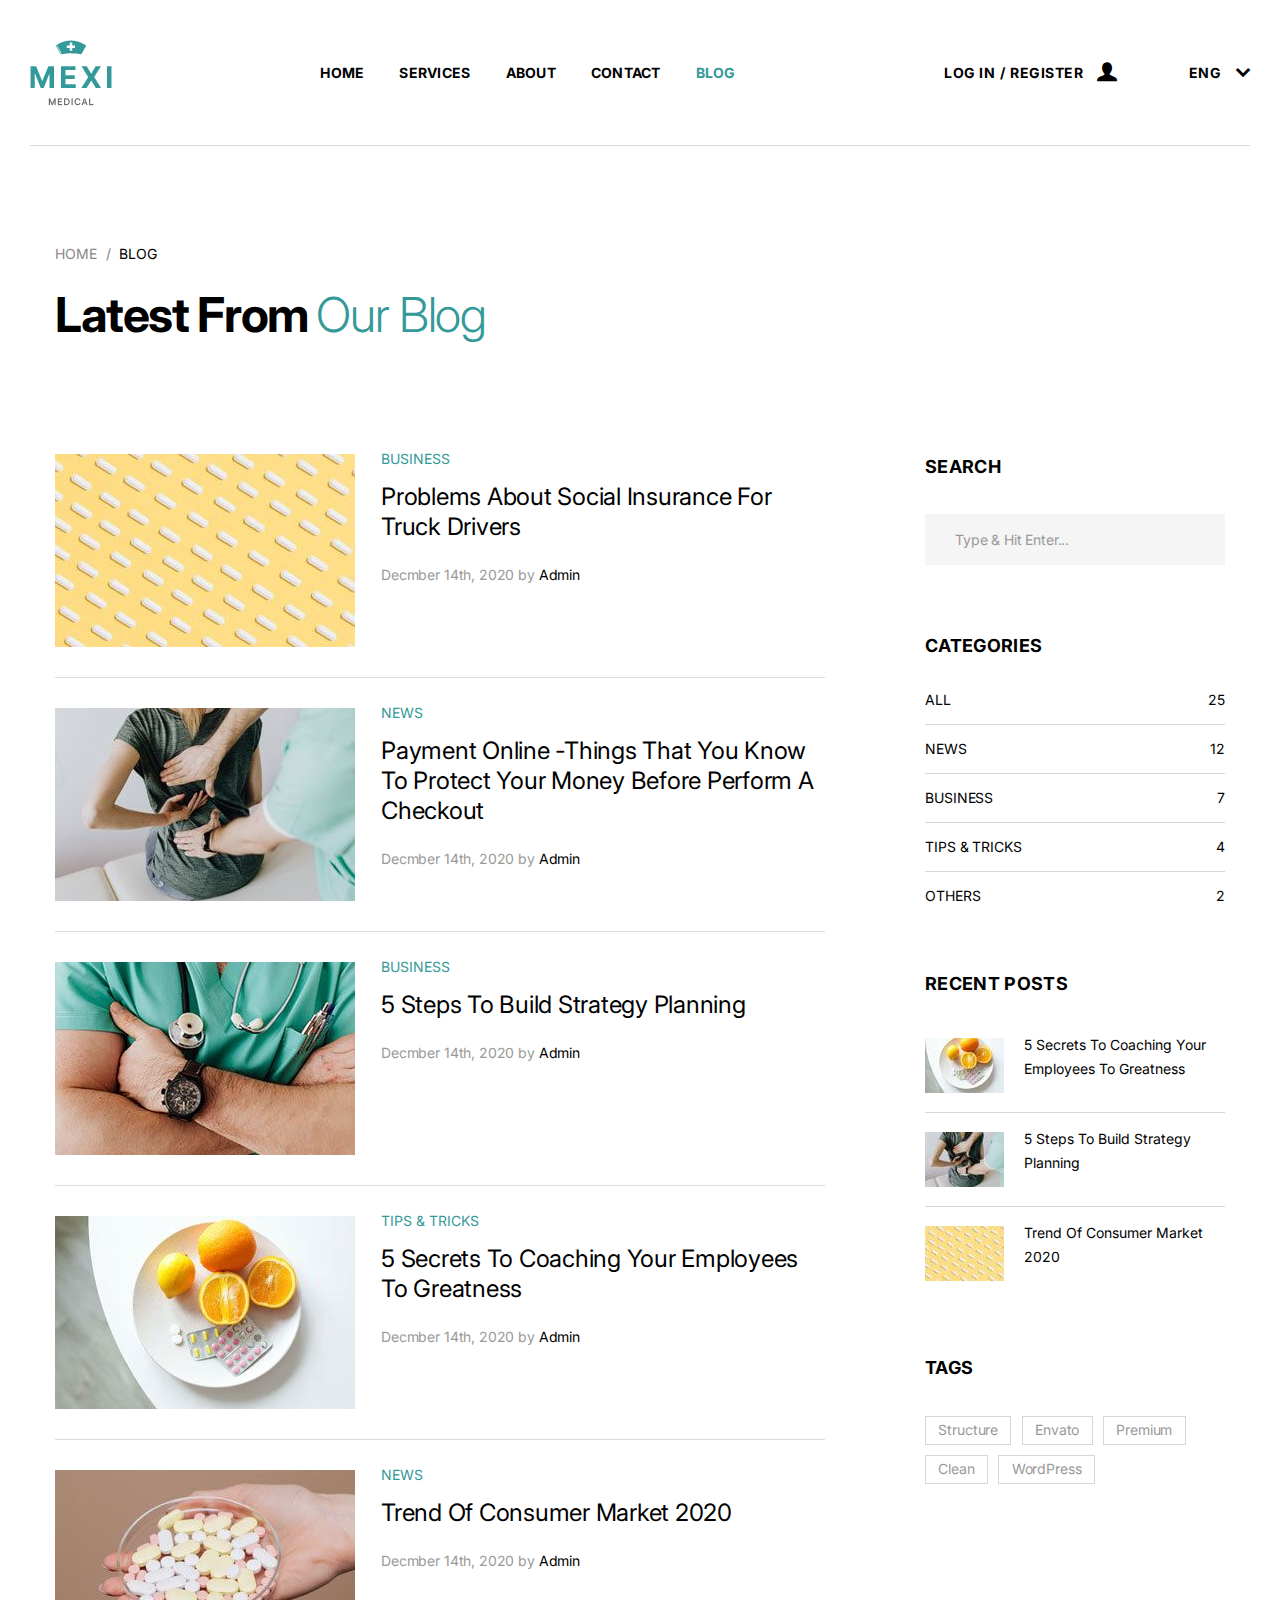
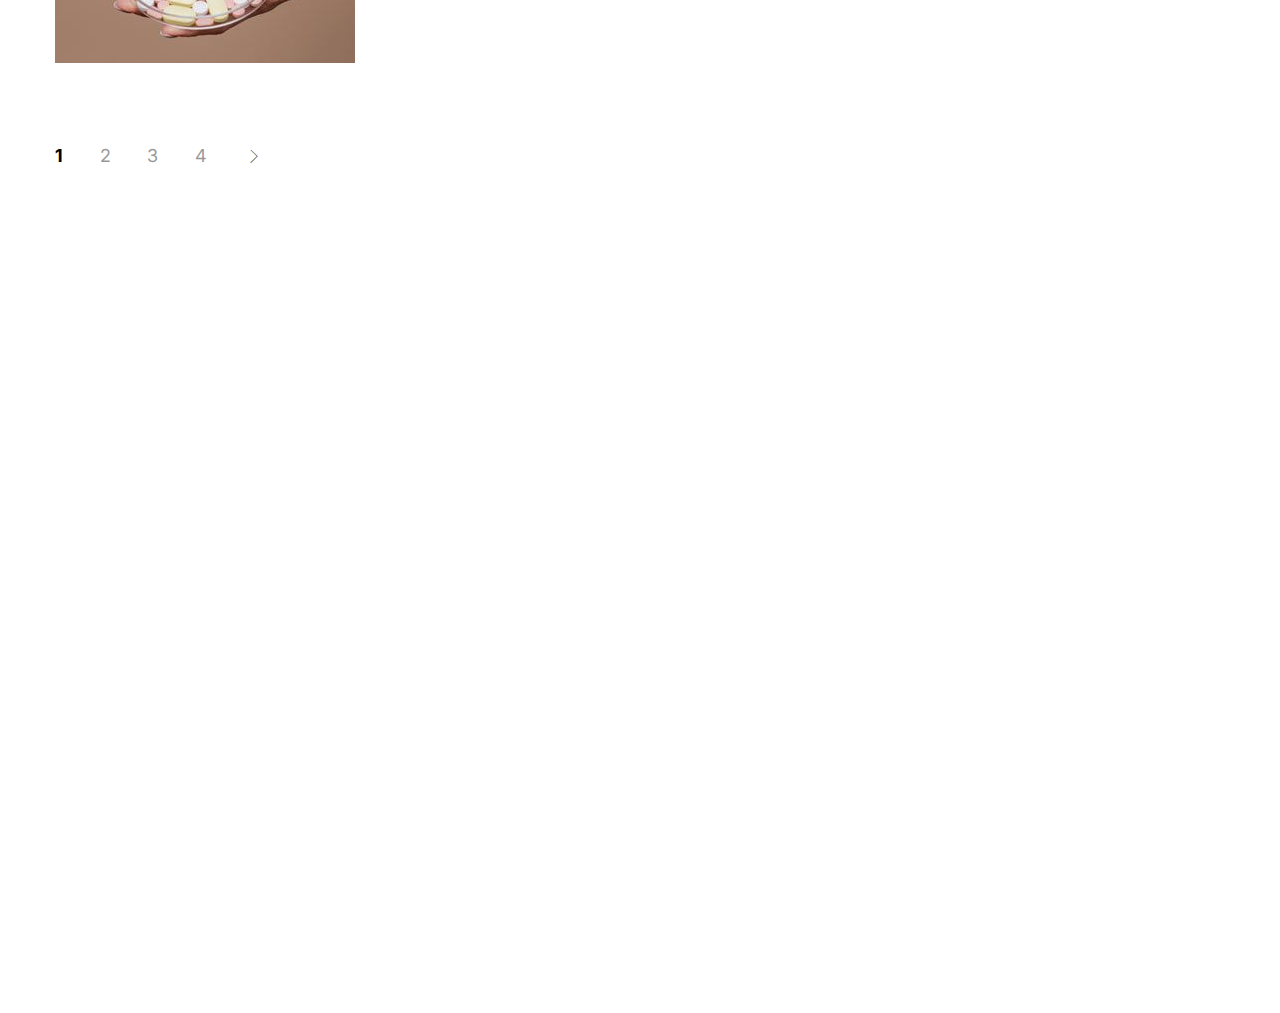
<file: blog.html>
<!DOCTYPE html>
<html lang="en">


<!-- Mirrored from rundemo.hasthemes.com/mexi/blog.html by HTTrack Website Copier/3.x [XR&CO'2014], Mon, 06 Nov 2023 04:08:56 GMT -->
<head>
    <meta charset="utf-8">
    <meta http-equiv="X-UA-Compatible" content="IE=edge">
    <meta name="viewport" content="width=device-width, initial-scale=1.0" />

    <title>Blog – Mexi – Health & Medical HTML Template</title>

    <!--== Favicon ==-->
    <link rel="shortcut icon" href="assets/img/favicon.ico" type="image/x-icon" />

    <!--== Main Style CSS ==-->
    <link href="assets/css/style.css" rel="stylesheet" />

</head>

<body>

<!--wrapper start-->
<div class="wrapper">

  <!--== Start Preloader Content ==-->
  <div class="preloader-wrap">
  	<div class="preloader">
	    <span class="dot"></span>
	    <div class="dots">
        <span></span>
        <span></span>
        <span></span>
	    </div>
  	</div>
  </div>
  <!--== End Preloader Content ==-->

  <!--== Start Header Wrapper ==-->
  <header class="header-area header-default sticky-header">
    <div class="container">
      <div class="row align-items-center">
        <div class="col-lg-12">
          <div class="header-align">
            <div class="header-logo-area">
              <a href="index-2.html">
                <img class="logo-main" src="assets/img/logo.png" alt="Logo" />
                <img class="logo-light" src="assets/img/logo-light.png" alt="Logo" />
              </a>
            </div>
            <div class="header-navigation-area">
              <ul class="main-menu nav justify-content-center">
                <li><a href="index-2.html">Home</a></li>
                <li class="has-submenu"><a href="services.html">Services</a>
                  <ul class="submenu-nav">
                    <li><a href="services.html">Services</a></li>
                    <li><a href="service-details.html">Service Details</a></li>
                  </ul>
                </li>
                <li><a href="about.html">About</a></li>
                <li><a href="contact.html">Contact</a></li>
                <li class="has-submenu"><a class="text-theme-color" href="blog.html">Blog</a>
                  <ul class="submenu-nav">
                    <li><a class="text-light" href="blog.html">Blog Grid</a></li>
                    <li><a href="blog-details.html">Blog Single</a></li>
                  </ul>
                </li>
              </ul>
            </div>
            <div class="header-action-area">
              <div class="login-reg">
                <a href="#/">log in</a><span>/</span><a href="#/">register</a> <i class="icon icofont-user-alt-3"></i>
              </div>
              <div class="widget-language">
                <span class="current">Eng <i class="icon icofont-simple-down"></i></span>
                <ul>
                  <li><a href="#">Ban</a></li>
                  <li><a href="#">Ger</a></li>
                </ul>
              </div>
              <button class="btn-menu d-lg-none">
                <span></span>
                <span></span>
                <span></span>
              </button>
            </div>
          </div>
        </div>
      </div>
    </div>
  </header>
  <!--== End Header Wrapper ==-->

  <main class="main-content site-wrapper-reveal">
    <!--== Start Page Title Area ==-->
    <section class="page-title-area">
      <div class="container">
        <div class="row">
          <div class="col-lg-12">
            <div class="page-title-content content-style3">
              <div class="bread-crumbs bread-crumbs-style2"><a href="index-2.html">Home<span class="breadcrumb-sep">/</span></a><span class="active text-black">Blog</span></div>
              <h4 class="title">Latest From <span>Our Blog</span></h4>
            </div>
          </div>
        </div>
      </div>
    </section>
    <!--== End Page Title Area ==-->

    <!--== Start Blog Area Wrapper ==-->
    <section class="blog-area pb-sm-70 pb-lg-90" data-padding-bottom="137">
      <div class="container">
        <div class="row">
          <div class="col-lg-8">
            <div class="post-items-style2">
              <!--== Start Blog Post Item ==-->
              <div class="post-item">
                <div class="thumb">
                  <a href="blog-details.html"><img src="assets/img/blog/m01.jpg" alt="Mexi-Blog"></a>
                </div>
                <div class="content">
                  <a class="category" href="blog.html">Business</a>
                  <h4 class="title">
                    <a href="blog-details.html">Problems About Social Insurance For Truck Drivers</a>
                  </h4>
                  <div class="meta">Decmber 14th, 2020 by <a class="author" href="blog.html">Admin</a>
                  </div>
                </div>
              </div>
              <!--== End Blog Post Item ==-->

              <!--== Start Blog Post Item ==-->
              <div class="post-item">
                <div class="thumb">
                  <a href="blog-details.html"><img src="assets/img/blog/m02.jpg" alt="Mexi-Blog"></a>
                </div>
                <div class="content">
                  <a class="category" href="blog.html">News</a>
                  <h4 class="title">
                    <a href="blog-details.html">Payment Online -Things That You Know To Protect Your Money Before Perform A Checkout</a>
                  </h4>
                  <div class="meta">Decmber 14th, 2020 by <a class="author" href="blog.html">Admin</a>
                  </div>
                </div>
              </div>
              <!--== End Blog Post Item ==-->

              <!--== Start Blog Post Item ==-->
              <div class="post-item">
                <div class="thumb">
                  <a href="blog-details.html"><img src="assets/img/blog/m03.jpg" alt="Mexi-Blog"></a>
                </div>
                <div class="content">
                  <a class="category" href="blog.html">Business</a>
                  <h4 class="title">
                    <a href="blog-details.html">5 Steps To Build Strategy Planning</a>
                  </h4>
                  <div class="meta">Decmber 14th, 2020 by <a class="author" href="blog.html">Admin</a>
                  </div>
                </div>
              </div>
              <!--== End Blog Post Item ==-->

              <!--== Start Blog Post Item ==-->
              <div class="post-item">
                <div class="thumb">
                  <a href="blog-details.html"><img src="assets/img/blog/m04.jpg" alt="Mexi-Blog"></a>
                </div>
                <div class="content">
                  <a class="category" href="blog.html">Tips & tricks</a>
                  <h4 class="title">
                    <a href="blog-details.html">5 Secrets To Coaching Your Employees To Greatness</a>
                  </h4>
                  <div class="meta">Decmber 14th, 2020 by <a class="author" href="blog.html">Admin</a>
                  </div>
                </div>
              </div>
              <!--== End Blog Post Item ==-->

              <!--== Start Blog Post Item ==-->
              <div class="post-item">
                <div class="thumb">
                  <a href="blog-details.html"><img src="assets/img/blog/m05.jpg" alt="Mexi-Blog"></a>
                </div>
                <div class="content">
                  <a class="category" href="blog.html">News</a>
                  <h4 class="title">
                    <a href="blog-details.html">Trend Of Consumer Market 2020</a>
                  </h4>
                  <div class="meta">Decmber 14th, 2020 by <a class="author" href="blog.html">Admin</a>
                  </div>
                </div>
              </div>
              <!--== End Blog Post Item ==-->
            </div>
            <div class="pagination-area mb-md-80">
              <nav>
                <ul class="page-numbers">
                  <li>
                    <span class="page-number current">1</span>
                  </li>
                  <li>
                    <a class="page-number" href="#">2</a>
                  </li>
                  <li>
                    <a class="page-number" href="#">3</a>
                  </li>
                  <li>
                    <a class="page-number" href="#">4</a>
                  </li>
                  <li>
                    <a class="page-number next" href="#">
                      <i class="icofont-thin-right"></i>
                    </a>
                  </li>
                </ul>
              </nav>
            </div>
          </div>
          <div class="col-lg-4">
            <!--== Start Sidebar Wrapper ==-->
            <div class="sidebar-wrapper blog-sidebar-wrapper">
              <!--== Start Sidebar Item ==-->
              <div class="widget-item">
                <h4 class="widget-title">Search</h4>
                <div class="widget-search-box">
                  <form action="#" method="post">
                    <input type="text" id="search" placeholder="Type & Hit Enter...">
                  </form>
                </div>
              </div>
              <!--== Start Sidebar Item ==-->

              <!--== Start Sidebar Item ==-->
              <div class="widget-item">
                <h4 class="widget-title">Categories</h4>
                <div class="widget-categories">
                  <ul>
                    <li><a href="#/">All <span>25</span></a></li>
                    <li><a href="#/">News <span>12</span></a></li>
                    <li><a href="#/">Business <span>7</span></a></li>
                    <li><a href="#/">Tips & tricks <span>4</span></a></li>
                    <li><a href="#/">Others <span>2</span></a></li>
                  </ul>
                </div>
              </div>
              <!--== End Sidebar Item ==-->

              <!--== Start Sidebar Item ==-->
              <div class="widget-item">
                <h4 class="widget-title">Recent posts</h4>
                <div class="widget-blog-post">
                  <ul>
                    <li>
                      <div class="thumb">
                        <img src="assets/img/blog/s01.jpg" alt="Mexi-Blog">
                      </div>
                      <div class="content">
                        <a href="blog-details.html">5 Secrets To Coaching Your Employees To Greatness</a>
                      </div>
                    </li>
                    <li>
                      <div class="thumb">
                        <img src="assets/img/blog/s02.jpg" alt="Mexi-Blog">
                      </div>
                      <div class="content">
                        <a href="blog-details.html">5 Steps To Build Strategy Planning</a>
                      </div>
                    </li>
                    <li>
                      <div class="thumb">
                        <img src="assets/img/blog/s03.jpg" alt="Mexi-Blog">
                      </div>
                      <div class="content">
                        <a href="blog-details.html">Trend Of Consumer Market 2020</a>
                      </div>
                    </li>
                  </ul>
                </div>
              </div>
              <!--== End Sidebar Item ==-->

              <!--== Start Sidebar Item ==-->
              <div class="widget-item">
                <h4 class="widget-title">TAGS</h4>
                <div class="widget-tags tags-style2">
                  <ul>
                    <li><a href="#/">Structure</a></li>
                    <li><a href="#/">Envato</a></li>
                    <li><a href="#/">Premium</a></li>
                    <li><a href="#/">Clean</a></li>
                    <li><a href="#/">WordPress</a></li>
                  </ul>
                </div>
              </div>
              <!--== End Sidebar Item ==-->
            </div>
            <!--== End Sidebar Wrapper ==-->
          </div>
        </div>
      </div>
    </section>
    <!--== End Blog Area Wrapper ==-->
  </main>

  <!--== Start Footer Area Wrapper ==-->
  <footer class="footer-area reveal-footer border-top-style">
    <div class="container">
      <div class="row">
        <div class="col-sm-6 col-md-5 col-lg-4 col-xl-3">
          <div class="widget-item">
            <div class="about-widget">
              <a class="footer-logo" href="index-2.html">
                <img src="assets/img/logo.png" alt="Logo">
              </a>
              <p class="mb-0">Sed elit quam, iaculis sed semper sit amet udin vitae nibh at magna akal semperFusce.</p>
              <ul class="widget-contact-info">
                <li class="info-address"><i class="icofont-location-pin"></i>69 Halsey St, New York, Ny 10002, United States.</li>
                <li class="info-mail"><i class="icofont-email"></i><a href="mailto://hello@yourdomain.com">hello@yourdomain.com</a></li>
                <li class="info-phone"><i class="icofont-ui-call"></i><a href="tel://(0091) 8547 632521">(0091) 8547 632521</a></li>
              </ul>
            </div>
          </div>
        </div>
        <div class="col-sm-6 col-md-6 offset-md-1 col-lg-3 offset-lg-0 col-xl-3 d-lg-none d-xl-block">
          <div class="widget-item d-inline-block">
            <h4 class="widget-title line-bottom">Popular Tags</h4>
            <div class="widget-tags">
              <ul>
                <li><a href="#/">Amazing</a></li>
                <li><a href="#/">Envato</a></li>
                <li><a href="#/">Themes</a></li>
                <li><a href="#/">Clean</a></li>
                <li><a href="#/">Wordpress</a></li>
                <li><a href="#/">Creative</a></li>
                <li><a href="#/">Mutilpurpose</a></li>
                <li><a href="#/">Retina Ready</a></li>
                <li><a href="#/">Twitter</a></li>
                <li><a href="#/">Responsive</a></li>
              </ul>
            </div>
          </div>
        </div>
        <div class="col-sm-6 col-md-5 col-lg-4 col-xl-3">
          <div class="widget-item">
            <h4 class="widget-title line-bottom">Recent Posts</h4>
            <nav class="widget-posts">
              <ul class="posts-item">
                <li><a href="blog-details.html"><i class="icon icofont-rounded-double-right"></i>Lorem Ispum dolor sit amet putilor</a></li>
                <li><a href="blog-details.html"><i class="icon icofont-rounded-double-right"></i>Medical is all about quality.</a></li>
                <li><a href="blog-details.html"><i class="icon icofont-rounded-double-right"></i>Is your website user friendly ?</a></li>
                <li><a href="blog-details.html"><i class="icon icofont-rounded-double-right"></i>Ai offer weekly updates & more.</a></li>
                <li><a href="blog-details.html"><i class="icon icofont-rounded-double-right"></i>Customer should love your web.</a></li>
                <li><a href="blog-details.html"><i class="icon icofont-rounded-double-right"></i>Your site smooth and stunning.</a></li>
              </ul>
            </nav>
          </div>
        </div>
        <div class="col-sm-6 col-md-6 offset-md-1 col-lg-4 offset-lg-0 col-xl-3">
          <div class="widget-item">
            <h4 class="widget-title line-bottom">Newsletter</h4>   
            <div class="widget-newsletter">
              <p>Sign up for our mailing list to get latest updates and offers.</p>
              <form class="newsletter-form input-btn-group">
                <input class="form-control" type="text" placeholder="Enter your email">
                <button class="btn btn-theme" type="button"><i class="icofont-long-arrow-right"></i></button>
              </form>
            </div>         
            <div class="widget-social-icons">
              <a href="#"><i class="icofont-twitter"></i></a> 
              <a href="#"><i class="icofont-google-plus"></i></a> 
              <a href="#"><i class="icofont-pinterest"></i></a>
              <a href="#"><i class="icofont-rss"></i></a>
              <a href="#"><i class="icofont-facebook"></i></a>
              <a href="#"><i class="icofont-dribbble"></i></a>
            </div>
          </div>
        </div>
      </div>
    </div>
    <div class="footer-bottom">
      <div class="container">
        <div class="row text-center">
          <div class="col-sm-12">
            <div class="widget-copyright">
              <p>© 2025 <span>MEXI</span>. Made with <i class="icofont-heart-alt"></i> by <a target="_blank" href="../../www.hasthemes.com/index.html">HasThemes</a></p>
            </div>
          </div>
        </div>
      </div>
    </div>
  </footer>
  <!--== End Footer Area Wrapper ==-->
  
  <!--== Scroll Top Button ==-->
  <div class="scroll-to-top"><span class="icofont-rounded-up"></span></div>

  <!--== Start Side Menu ==-->
  <aside class="off-canvas-wrapper">
    <div class="off-canvas-inner">
      <div class="off-canvas-overlay"></div>
      <!-- Start Off Canvas Content Wrapper -->
      <div class="off-canvas-content">
        <!-- Off Canvas Header -->
        <div class="off-canvas-header">
          <div class="logo-area">
            <a href="index-2.html"><img src="assets/img/logo.png" alt="Logo" /></a>
          </div>
          <div class="close-action">
            <button class="btn-close"><i class="lnr lnr-cross"></i></button>
          </div>
        </div>

        <div class="off-canvas-item">
          <!-- Start Mobile Menu Wrapper -->
          <div class="res-mobile-menu">
            <!-- Note Content Auto Generate By Jquery From Main Menu -->
          </div>
          <!-- End Mobile Menu Wrapper -->
        </div>
        <!-- Off Canvas Footer -->
        <div class="off-canvas-footer"></div>
      </div>
      <!-- End Off Canvas Content Wrapper -->
    </div>
  </aside>
  <!--== End Side Menu ==-->  
</div>

<!--=======================Javascript============================-->

<!--=== Modernizr Min Js ===-->
<script src="assets/js/modernizr.js"></script>
<!--=== jQuery Min Js ===-->
<script src="assets/js/jquery-main.js"></script>
<!--=== jQuery Migration Min Js ===-->
<script src="assets/js/jquery-migrate.js"></script>
<!--=== Popper Min Js ===-->
<script src="assets/js/popper.min.js"></script>
<!--=== Bootstrap Min Js ===-->
<script src="assets/js/bootstrap.min.js"></script>
<!--=== jquery UI Min Js ===-->
<script src="assets/js/jquery-ui.min.js"></script>
<!--=== Plugin Collection Js ===-->
<script src="assets/js/plugincollection.js"></script>


<!--=== Custom Js ===-->
<script src="assets/js/custom.js"></script>

</body>


<!-- Mirrored from rundemo.hasthemes.com/mexi/blog.html by HTTrack Website Copier/3.x [XR&CO'2014], Mon, 06 Nov 2023 04:09:01 GMT -->
</html>
</file>
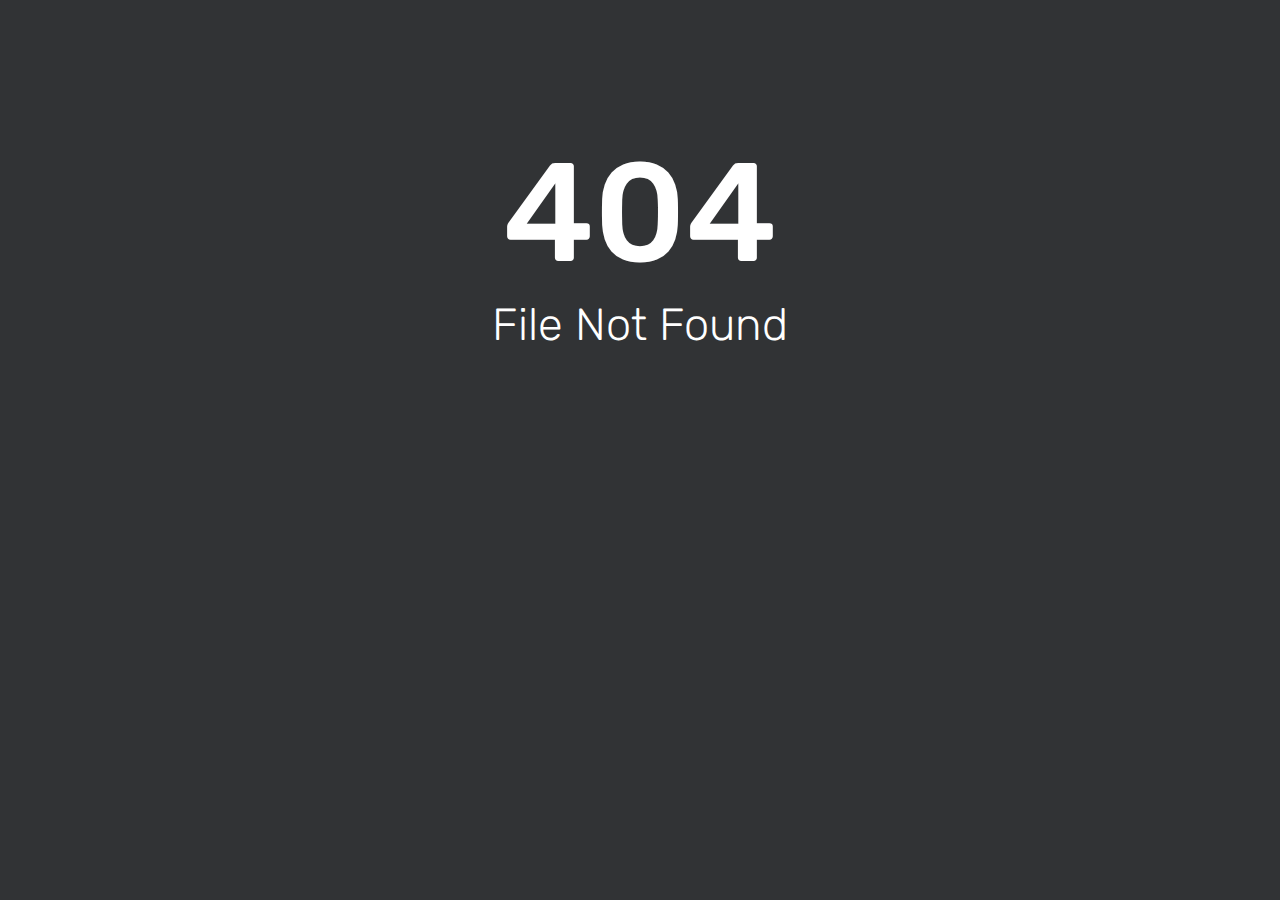
<file: departments.html>
<html><head><title>404 - File Not Found</title><link href='//fonts.bunny.net/css?family=Rubik:300,400,500' rel='stylesheet' type='text/css'><style>html, body { width: 100%; margin: 0; padding: 0; text-align: center; font-family: 'Rubik'; background-repeat: no-repeat; background-position: bottom center; background-size: cover; color: white; height: 100%; background-color: #313335; } h1 {margin-bottom: 0px;font-weight: bold;font-size: 140px;font-weight: 500;padding-top: 130px;margin-bottom: -35px;}h2 {font-size: 45px;color: white; font-weight: 200;}</style></head><body><div id='content'><h1 style='margin-bottom: -35px;'>404</h1><h2>File Not Found</h2></div></body></html>
</file>
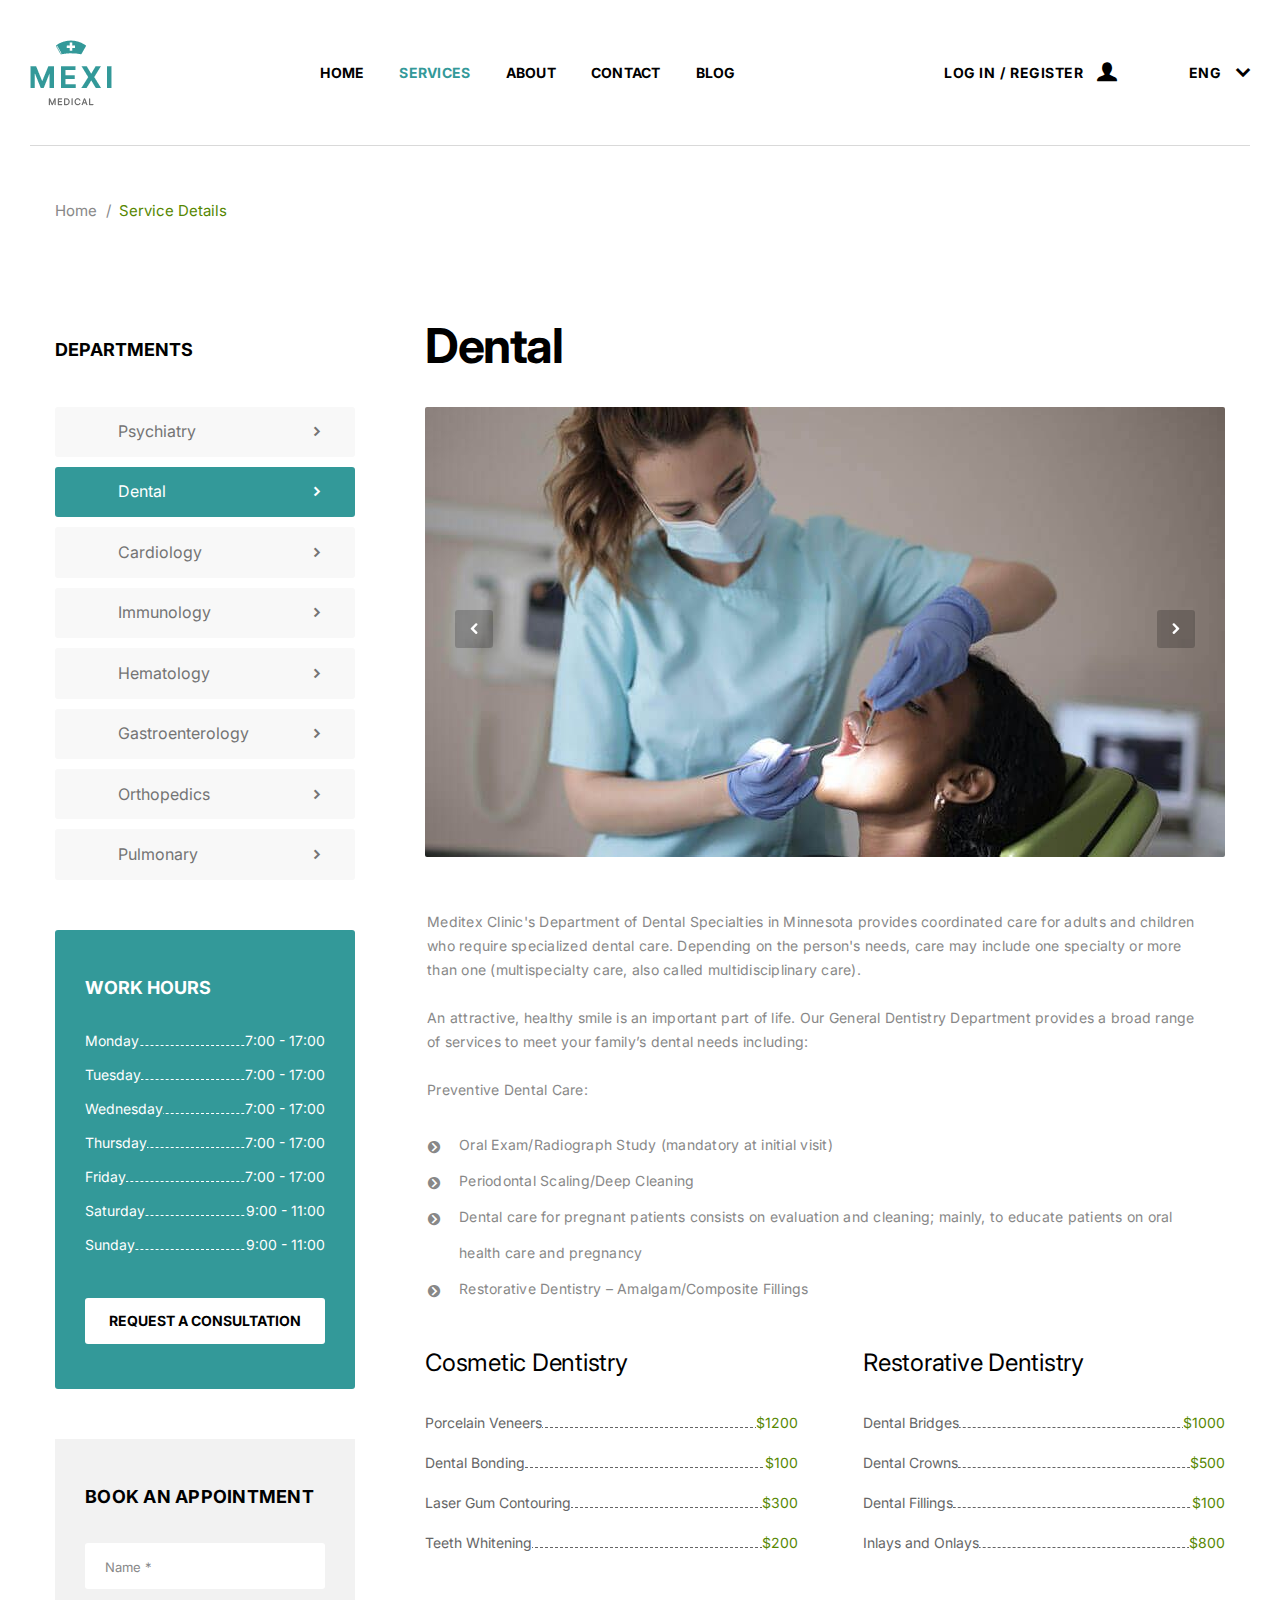
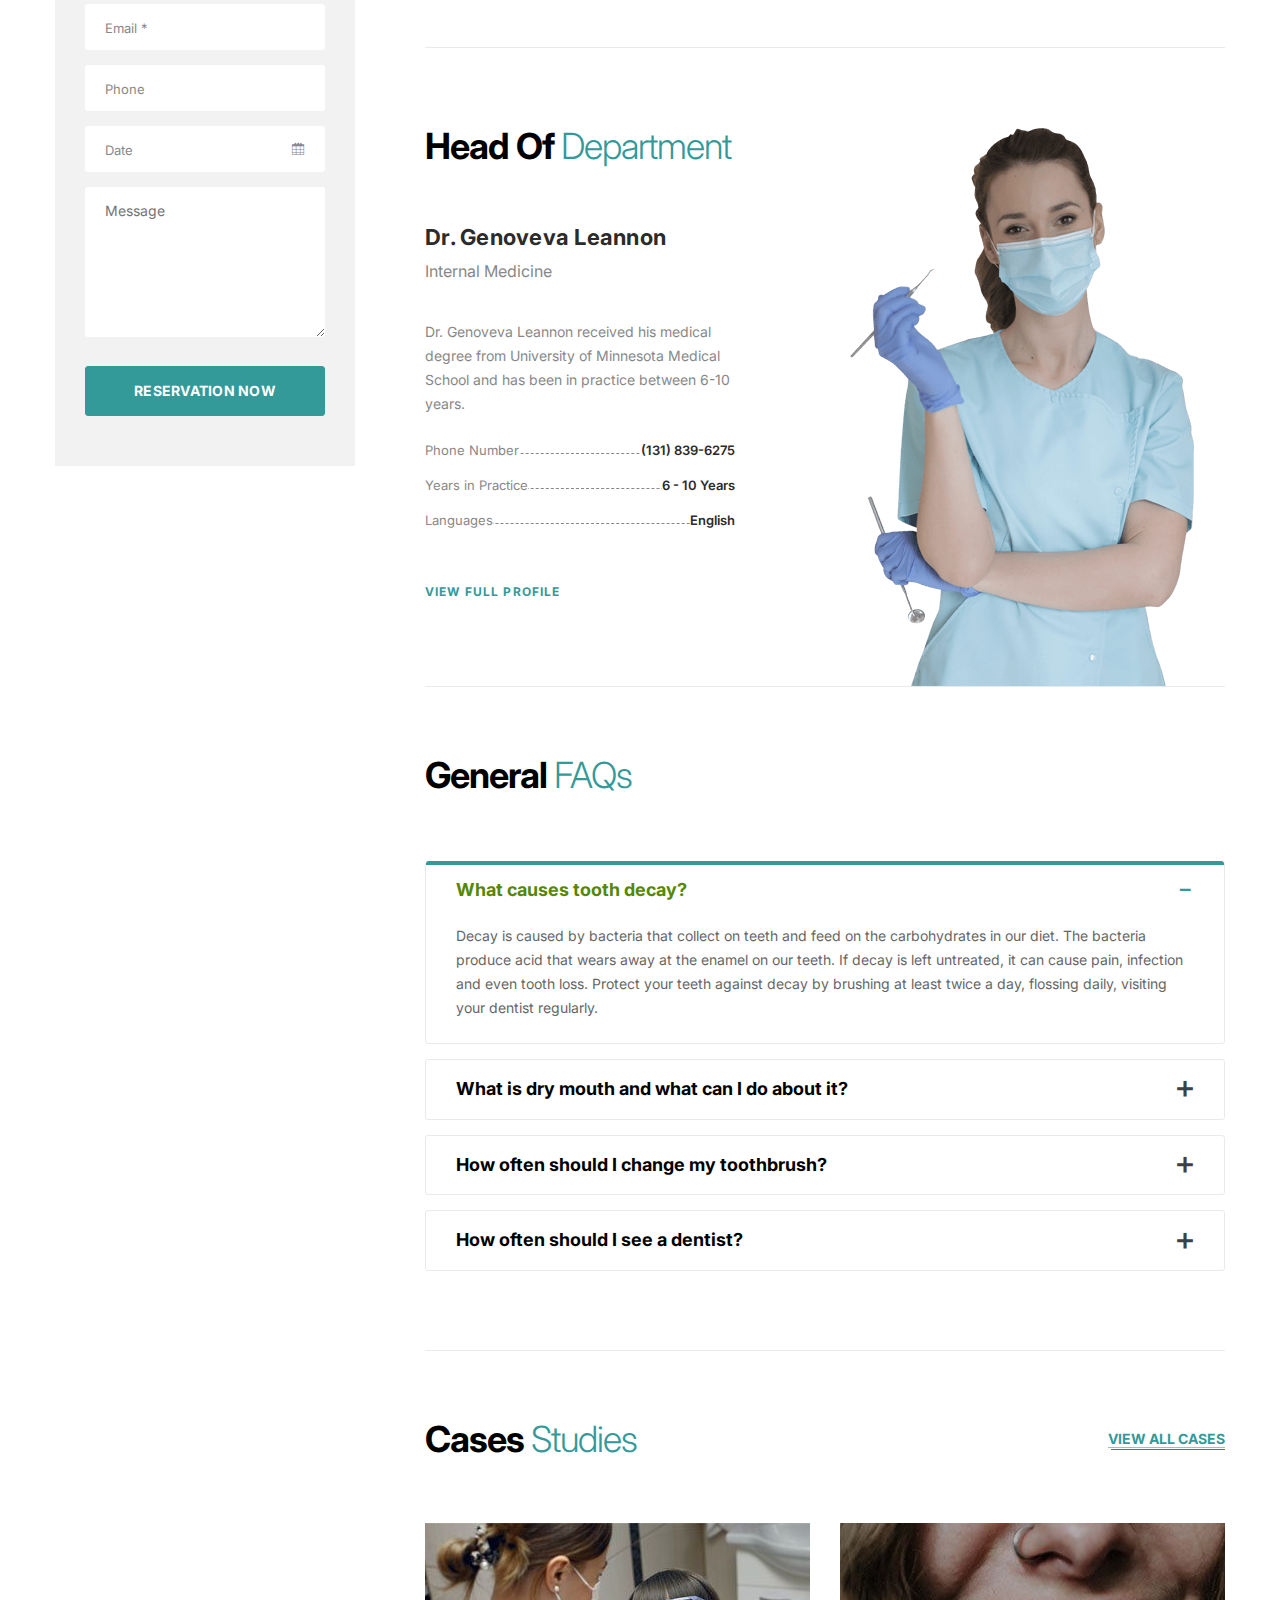
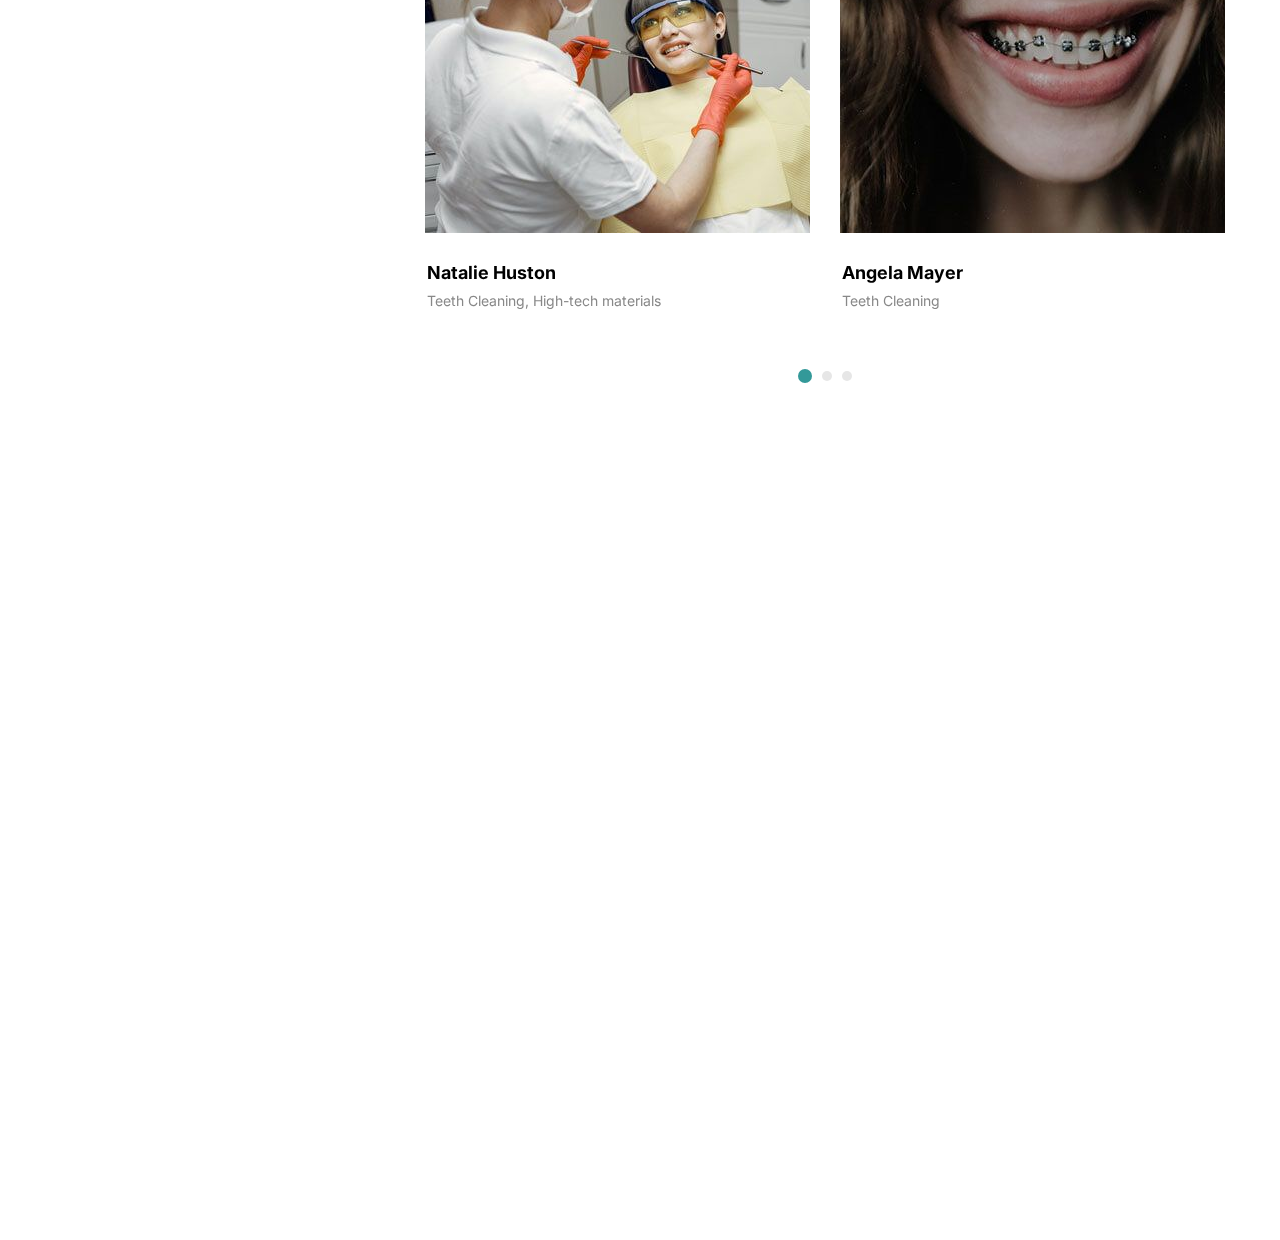
<file: service-details.html>
<!DOCTYPE html>
<html lang="en">


<!-- Mirrored from rundemo.hasthemes.com/mexi/service-details.html by HTTrack Website Copier/3.x [XR&CO'2014], Mon, 06 Nov 2023 04:08:48 GMT -->
<head>
    <meta charset="utf-8">
    <meta http-equiv="X-UA-Compatible" content="IE=edge">
    <meta name="viewport" content="width=device-width, initial-scale=1.0" />

    <title>Service Details – Mexi – Health & Medical HTML Template</title>

    <!--== Favicon ==-->
    <link rel="shortcut icon" href="assets/img/favicon.ico" type="image/x-icon" />

    <!--== Main Style CSS ==-->
    <link href="assets/css/style.css" rel="stylesheet" />

</head>

<body>

<!--wrapper start-->
<div class="wrapper">

  <!--== Start Preloader Content ==-->
  <div class="preloader-wrap">
  	<div class="preloader">
	    <span class="dot"></span>
	    <div class="dots">
        <span></span>
        <span></span>
        <span></span>
	    </div>
  	</div>
  </div>
  <!--== End Preloader Content ==-->

  <!--== Start Header Wrapper ==-->
  <header class="header-area header-default sticky-header">
    <div class="container">
      <div class="row align-items-center">
        <div class="col-lg-12">
          <div class="header-align">
            <div class="header-logo-area">
              <a href="index-2.html">
                <img class="logo-main" src="assets/img/logo.png" alt="Logo" />
                <img class="logo-light" src="assets/img/logo-light.png" alt="Logo" />
              </a>
            </div>
            <div class="header-navigation-area">
              <ul class="main-menu nav justify-content-center">
                <li><a href="index-2.html">Home</a></li>
                <li class="has-submenu active"><a href="services.html">Services</a>
                  <ul class="submenu-nav">
                    <li><a href="services.html">Services</a></li>
                    <li><a class="text-light" href="service-details.html">Service Details</a></li>
                  </ul>
                </li>
                <li><a href="about.html">About</a></li>
                <li><a href="contact.html">Contact</a></li>
                <li class="has-submenu"><a href="blog.html">Blog</a>
                  <ul class="submenu-nav">
                    <li><a href="blog.html">Blog Grid</a></li>
                    <li><a href="blog-details.html">Blog Single</a></li>
                  </ul>
                </li>
              </ul>
            </div>
            <div class="header-action-area">
              <div class="login-reg">
                <a href="#/">log in</a><span>/</span><a href="#/">register</a> <i class="icon icofont-user-alt-3"></i>
              </div>
              <div class="widget-language">
                <span class="current">Eng <i class="icon icofont-simple-down"></i></span>
                <ul>
                  <li><a href="#">Ban</a></li>
                  <li><a href="#">Ger</a></li>
                </ul>
              </div>
              <button class="btn-menu d-lg-none">
                <span></span>
                <span></span>
                <span></span>
              </button>
            </div>
          </div>
        </div>
      </div>
    </div>
  </header>
  <!--== End Header Wrapper ==-->

  <main class="main-content site-wrapper-reveal">
    <!--== Start Page Title Area ==-->
    <section class="page-title-area">
      <div class="container">
        <div class="row">
          <div class="col-lg-12">
            <div class="page-title-content">
              <div class="bread-crumbs"><a href="index-2.html">Home<span class="breadcrumb-sep">/</span></a><span class="active">Service Details</span></div>
            </div>
          </div>
        </div>
      </div>
    </section>
    <!--== End Page Title Area ==-->

    <!--== Start Departments Area ==-->
    <section class="department-area">
      <div class="container">
        <div class="row">
          <div class="col-lg-12">
            <div class="department-wrpp">
              <!--== Start Sidebar Wrapper ==-->
              <div class="sidebar-wrapper">
                <!-- == Start Sidebar Item == -->
                <div class="widget-item">
                  <h4 class="widget-title">Departments</h4>
                  <div class="widget-side-nav">
                    <ul>
                      <li><a href="service-details.html">Psychiatry</a></li>
                      <li><a class="active" href="service-details.html">Dental</a></li>
                      <li><a href="service-details.html">Cardiology</a></li>
                      <li><a href="service-details.html">Immunology</a></li>
                      <li><a href="service-details.html">Hematology</a></li>
                      <li><a href="service-details.html">Gastroenterology</a></li>
                      <li><a href="service-details.html">Orthopedics</a></li>
                      <li><a href="service-details.html">Pulmonary</a></li>
                    </ul>
                  </div>
                </div>
                <!-- == End Sidebar Item == -->

                <!-- == Start Sidebar Item == -->
                <div class="widget-item">
                  <div class="widget-work-hours">
                    <h4 class="title">Work Hours</h4>
                    <ul>
                      <li><span class="work-day">Monday</span><span class="work-hours">7:00 - 17:00</span></li>
                      <li><span class="work-day">Tuesday</span><span class="work-hours">7:00 - 17:00</span></li>
                      <li><span class="work-day">Wednesday</span><span class="work-hours">7:00 - 17:00</span></li>
                      <li><span class="work-day">Thursday</span><span class="work-hours">7:00 - 17:00</span></li>
                      <li><span class="work-day">Friday</span><span class="work-hours">7:00 - 17:00</span></li>
                      <li><span class="work-day">Saturday</span><span class="work-hours">9:00 - 11:00</span></li>
                      <li><span class="work-day">Sunday</span><span class="work-hours">9:00 - 11:00</span></li>
                    </ul>
                    <a class="btn-theme btn-white" href="#/">REQUEST A CONSULTATION</a>
                  </div>
                </div>
                <!-- == End Sidebar Item == -->

                <!-- == Start Sidebar Item == -->
                <div class="widget-item">
                  <div class="widget-appointment-form">
                    <h4 class="title">Book An Appointment</h4>
                    <form id="contact-form" action="http://whizthemes.com/mail-php/raju/arden/mail.php" method="post">
                      <div class="row">
                        <div class="col-md-12">
                          <div class="form-group">
                            <input class="form-control" type="text" name="con_name" placeholder="Name *">
                          </div>
                        </div>
                        <div class="col-md-12">
                          <div class="form-group">
                            <input class="form-control" type="email" name="con_email" placeholder="Email *">
                          </div>
                        </div>
                        <div class="col-md-12">
                          <div class="form-group">
                            <input class="form-control" type="text" name="con_phone" placeholder="Phone">
                          </div>
                        </div>
                        <div class="col-md-12">
                          <div class="form-group datepicker-group">
                            <label for="datepicker" class="form-label icofont-calendar"></label>
                            <input class="form-control" id="datepicker" type="text" name="con_date" placeholder="Date">
                          </div>
                        </div>
                        <div class="col-md-12">
                          <div class="form-group mb-0">
                            <textarea name="con_message" rows="4" placeholder="Message"></textarea>
                          </div>
                        </div>
                        <div class="col-md-12">
                          <div class="form-group mb-0">
                            <button class="btn btn-theme" type="submit">Reservation Now</button>
                          </div>
                        </div>
                      </div>
                    </form>
                  </div>
                </div>
                <!-- == End Sidebar Item == -->
              </div>
              <!--== Ens Sidebar Wrapper ==-->

              <div class="department-content">
                <h2 class="title">Dental</h2>
                <div class="swiper-container department-gallery">
                  <div class="swiper-wrapper gallery-slider">
                    <div class="swiper-slide">
                      <img src="assets/img/photos/department-s1.jpg" alt="Mexi-Image">
                    </div>
                    <div class="swiper-slide">
                      <img src="assets/img/photos/department-s2.jpg" alt="Mexi-Image">
                    </div>
                  </div>
                  <!-- Add Arrows -->
                  <div class="swiper-button-prev"><i class="icofont-rounded-left"></i></div>
                  <div class="swiper-button-next"><i class="icofont-rounded-right"></i></div>
                </div>

                <div class="content">                  
                  <p>Meditex Clinic's Department of Dental Specialties in Minnesota provides coordinated care for adults and children who require specialized dental care. Depending on the person's needs, care may include one specialty or more than one (multispecialty care, also called multidisciplinary care).</p>
                  <p>An attractive, healthy smile is an important part of life. Our General Dentistry Department provides a broad range of services to meet your family’s dental needs including:</p>
                  <p>Preventive Dental Care:</p>
                  <ul class="list-style1">
                    <li>Oral Exam/Radiograph Study (mandatory at initial visit)</li>
                    <li>Periodontal Scaling/Deep Cleaning</li>
                    <li>Dental care for pregnant patients consists on evaluation and cleaning; mainly, to educate patients on oral health care and pregnancy</li>
                    <li>Restorative Dentistry – Amalgam/Composite Fillings</li>
                  </ul>
                </div>

                <div class="price-list-col2">
                  <div class="price-list">
                    <h4>Cosmetic Dentistry</h4>
                    <ul>
                      <li><span class="service-name">Porcelain Veneers</span><span class="service-price">$1200</span></li>
                      <li><span class="service-name">Dental Bonding</span><span class="service-price">$100</span></li>
                      <li><span class="service-name">Laser Gum Contouring</span><span class="service-price">$300</span></li>
                      <li><span class="service-name">Teeth Whitening</span><span class="service-price">$200</span></li>
                    </ul>
                  </div>
                  <div class="price-list">
                    <h4>Restorative Dentistry</h4>
                    <ul>
                      <li><span class="service-name">Dental Bridges</span><span class="service-price">$1000</span></li>
                      <li><span class="service-name">Dental Crowns</span><span class="service-price">$500</span></li>
                      <li><span class="service-name">Dental Fillings</span><span class="service-price">$100</span></li>
                      <li><span class="service-name">Inlays and Onlays</span><span class="service-price">$800</span></li>
                    </ul>
                  </div>
                </div>

                <div class="team-single">
                  <h2 class="title">Head Of <span>Department</span></h2>
                  <div class="membr-info">
                    <h4 class="name">Dr. Genoveva Leannon</h4>
                    <h5 class="designation">Internal Medicine</h5>
                    <div class="desc">
                      <p>Dr. Genoveva Leannon received his medical degree from University of Minnesota Medical School and has been in practice between 6-10 years.</p>
                      <ul>
                        <li><span>Phone Number</span><span>(131) 839-6275</span></li>
                        <li><span>Years in Practice</span><span>6 - 10 Years</span></li>
                        <li><span>Languages</span><span>English</span></li>
                      </ul>
                      <a href="#/" class="btn-link">VIEW FULL PROFILE</a>
                    </div>
                  </div>
                  <div class="thumb">
                    <img src="assets/img/photos/doctor-02.png" alt="Mexi-Image">
                  </div>
                </div>

                <div class="faq-area">
                  <h2 class="title">General <span>FAQs</span></h2>
                  <div class="accordian-content">
                    <div class="accordion" id="accordionStyle">
                      <div class="accordion-item">
                        <div class="accordion-header" id="headingOne">
                          <button class="accordion-button" type="button" data-bs-toggle="collapse" data-bs-target="#collapseOne" aria-expanded="true" aria-controls="collapseOne">
                            What causes tooth decay?
                            <i class="icon icon-plus icofont-plus"></i>
                            <i class="icon icon-minus icofont-minus"></i>
                          </button>
                        </div>
                        <div id="collapseOne" class="accordion-collapse collapse show" aria-labelledby="headingOne" data-bs-parent="#accordionStyle">
                          <div class="accordion-body">
                            Decay is caused by bacteria that collect on teeth and feed on the carbohydrates in our diet. The bacteria produce acid that wears away at the enamel on our teeth. If decay is left untreated, it can cause pain, infection and even tooth loss. Protect your teeth against decay by brushing at least twice a day, flossing daily, visiting your dentist regularly.
                          </div>
                        </div>
                      </div>
                      <div class="accordion-item">
                        <div class="accordion-header" id="headingTwo">
                          <button class="accordion-button collapsed" type="button" data-bs-toggle="collapse" data-bs-target="#collapseTwo" aria-expanded="false" aria-controls="collapseTwo">
                            What is dry mouth and what can I do about it?
                            <i class="icon icon-plus icofont-plus"></i>
                            <i class="icon icon-minus icofont-minus"></i>
                          </button>
                        </div>
                        <div id="collapseTwo" class="accordion-collapse collapse" aria-labelledby="headingTwo" data-bs-parent="#accordionStyle">
                          <div class="accordion-body">
                            Decay is caused by bacteria that collect on teeth and feed on the carbohydrates in our diet. The bacteria produce acid that wears away at the enamel on our teeth. If decay is left untreated, it can cause pain, infection and even tooth loss. Protect your teeth against decay by brushing at least twice a day, flossing daily, visiting your dentist regularly.
                          </div>
                        </div>
                      </div>
                      <div class="accordion-item">
                        <div class="accordion-header" id="headingThree">
                          <button class="accordion-button collapsed" type="button" data-bs-toggle="collapse" data-bs-target="#collapseThree" aria-expanded="false" aria-controls="collapseThree">
                            How often should I change my toothbrush?
                            <i class="icon icon-plus icofont-plus"></i>
                            <i class="icon icon-minus icofont-minus"></i>
                          </button>
                        </div>
                        <div id="collapseThree" class="accordion-collapse collapse" aria-labelledby="headingThree" data-bs-parent="#accordionStyle">
                          <div class="accordion-body">
                            Decay is caused by bacteria that collect on teeth and feed on the carbohydrates in our diet. The bacteria produce acid that wears away at the enamel on our teeth. If decay is left untreated, it can cause pain, infection and even tooth loss. Protect your teeth against decay by brushing at least twice a day, flossing daily, visiting your dentist regularly.
                          </div>
                        </div>
                      </div>
                      <div class="accordion-item">
                        <div class="accordion-header" id="headingFour">
                          <button class="accordion-button collapsed" type="button" data-bs-toggle="collapse" data-bs-target="#collapseFour" aria-expanded="false" aria-controls="collapseFour">
                            How often should I see a dentist?
                            <i class="icon icon-plus icofont-plus"></i>
                            <i class="icon icon-minus icofont-minus"></i>
                          </button>
                        </div>
                        <div id="collapseFour" class="accordion-collapse collapse" aria-labelledby="headingFour" data-bs-parent="#accordionStyle">
                          <div class="accordion-body">
                            Decay is caused by bacteria that collect on teeth and feed on the carbohydrates in our diet. The bacteria produce acid that wears away at the enamel on our teeth. If decay is left untreated, it can cause pain, infection and even tooth loss. Protect your teeth against decay by brushing at least twice a day, flossing daily, visiting your dentist regularly.
                          </div>
                        </div>
                      </div>
                    </div>
                  </div>
                </div>

                <div class="case-area">
                  <div class="section-title">
                    <h2 class="title">Cases <span>Studies</span></h2>
                    <a class="btn-link" href="#/">View All Cases</a>
                  </div>
                  <div class="swiper-container case-slider-container">
                    <div class="swiper-wrapper case-slider">
                      <!--== Start Case Item ==-->
                      <div class="swiper-slide case-item">
                        <div class="thumb">
                          <img src="assets/img/cases/01.jpg" alt="Mexi-Image">
                        </div>
                        <div class="content">
                          <h5 class="name"><a href="#/">Natalie Huston</a></h5>
                          <h6 class="category">Teeth Cleaning, High-tech materials</h6>
                        </div>
                      </div>
                      <!--== End Case Item ==-->

                      <!--== Start Case Item ==-->
                      <div class="swiper-slide case-item">
                        <div class="thumb">
                          <img src="assets/img/cases/02.jpg" alt="Mexi-Image">
                        </div>
                        <div class="content">
                          <h5 class="name"><a href="#/">Angela Mayer</a></h5>
                          <h6 class="category">Teeth Cleaning</h6>
                        </div>
                      </div>
                      <!--== End Case Item ==-->

                      <!--== Start Case Item ==-->
                      <div class="swiper-slide case-item">
                        <div class="thumb">
                          <img src="assets/img/cases/01.jpg" alt="Mexi-Image">
                        </div>
                        <div class="content">
                          <h5 class="name"><a href="#/">Natalie Huston</a></h5>
                          <h6 class="category">Teeth Cleaning, High-tech materials</h6>
                        </div>
                      </div>
                      <!--== End Case Item ==-->
                    </div>
                    <!-- Add Pagination -->
                    <div class="swiper-pagination"></div>
                  </div>
                </div>
              </div>
            </div>
          </div>
        </div>
      </div>
    </section>
    <!--== End Departments Area ==-->
  </main>

  <!--== Start Footer Area Wrapper ==-->
  <footer class="footer-area reveal-footer border-top-style">
    <div class="container">
      <div class="row">
        <div class="col-sm-6 col-md-5 col-lg-4 col-xl-3">
          <div class="widget-item">
            <div class="about-widget">
              <a class="footer-logo" href="index-2.html">
                <img src="assets/img/logo.png" alt="Logo">
              </a>
              <p class="mb-0">Sed elit quam, iaculis sed semper sit amet udin vitae nibh at magna akal semperFusce.</p>
              <ul class="widget-contact-info">
                <li class="info-address"><i class="icofont-location-pin"></i>69 Halsey St, New York, Ny 10002, United States.</li>
                <li class="info-mail"><i class="icofont-email"></i><a href="mailto://hello@yourdomain.com">hello@yourdomain.com</a></li>
                <li class="info-phone"><i class="icofont-ui-call"></i><a href="tel://(0091) 8547 632521">(0091) 8547 632521</a></li>
              </ul>
            </div>
          </div>
        </div>
        <div class="col-sm-6 col-md-6 offset-md-1 col-lg-3 offset-lg-0 col-xl-3 d-lg-none d-xl-block">
          <div class="widget-item d-inline-block">
            <h4 class="widget-title line-bottom">Popular Tags</h4>
            <div class="widget-tags">
              <ul>
                <li><a href="#/">Amazing</a></li>
                <li><a href="#/">Envato</a></li>
                <li><a href="#/">Themes</a></li>
                <li><a href="#/">Clean</a></li>
                <li><a href="#/">Wordpress</a></li>
                <li><a href="#/">Creative</a></li>
                <li><a href="#/">Mutilpurpose</a></li>
                <li><a href="#/">Retina Ready</a></li>
                <li><a href="#/">Twitter</a></li>
                <li><a href="#/">Responsive</a></li>
              </ul>
            </div>
          </div>
        </div>
        <div class="col-sm-6 col-md-5 col-lg-4 col-xl-3">
          <div class="widget-item">
            <h4 class="widget-title line-bottom">Recent Posts</h4>
            <nav class="widget-posts">
              <ul class="posts-item">
                <li><a href="blog-details.html"><i class="icon icofont-rounded-double-right"></i>Lorem Ispum dolor sit amet putilor</a></li>
                <li><a href="blog-details.html"><i class="icon icofont-rounded-double-right"></i>Medical is all about quality.</a></li>
                <li><a href="blog-details.html"><i class="icon icofont-rounded-double-right"></i>Is your website user friendly ?</a></li>
                <li><a href="blog-details.html"><i class="icon icofont-rounded-double-right"></i>Ai offer weekly updates & more.</a></li>
                <li><a href="blog-details.html"><i class="icon icofont-rounded-double-right"></i>Customer should love your web.</a></li>
                <li><a href="blog-details.html"><i class="icon icofont-rounded-double-right"></i>Your site smooth and stunning.</a></li>
              </ul>
            </nav>
          </div>
        </div>
        <div class="col-sm-6 col-md-6 offset-md-1 col-lg-4 offset-lg-0 col-xl-3">
          <div class="widget-item">
            <h4 class="widget-title line-bottom">Newsletter</h4>   
            <div class="widget-newsletter">
              <p>Sign up for our mailing list to get latest updates and offers.</p>
              <form class="newsletter-form input-btn-group">
                <input class="form-control" type="text" placeholder="Enter your email">
                <button class="btn btn-theme" type="button"><i class="icofont-long-arrow-right"></i></button>
              </form>
            </div>         
            <div class="widget-social-icons">
              <a href="#"><i class="icofont-twitter"></i></a> 
              <a href="#"><i class="icofont-google-plus"></i></a> 
              <a href="#"><i class="icofont-pinterest"></i></a>
              <a href="#"><i class="icofont-rss"></i></a>
              <a href="#"><i class="icofont-facebook"></i></a>
              <a href="#"><i class="icofont-dribbble"></i></a>
            </div>
          </div>
        </div>
      </div>
    </div>
    <div class="footer-bottom">
      <div class="container">
        <div class="row text-center">
          <div class="col-sm-12">
            <div class="widget-copyright">
              <p>© 2025 <span>MEXI</span>. Made with <i class="icofont-heart-alt"></i> by <a target="_blank" href="../../www.hasthemes.com/index.html">HasThemes</a></p>
            </div>
          </div>
        </div>
      </div>
    </div>
  </footer>
  <!--== End Footer Area Wrapper ==-->
  
  <!--== Scroll Top Button ==-->
  <div class="scroll-to-top"><span class="icofont-rounded-up"></span></div>

  <!--== Start Side Menu ==-->
  <aside class="off-canvas-wrapper">
    <div class="off-canvas-inner">
      <div class="off-canvas-overlay"></div>
      <!-- Start Off Canvas Content Wrapper -->
      <div class="off-canvas-content">
        <!-- Off Canvas Header -->
        <div class="off-canvas-header">
          <div class="logo-area">
            <a href="index-2.html"><img src="assets/img/logo.png" alt="Logo" /></a>
          </div>
          <div class="close-action">
            <button class="btn-close"><i class="lnr lnr-cross"></i></button>
          </div>
        </div>

        <div class="off-canvas-item">
          <!-- Start Mobile Menu Wrapper -->
          <div class="res-mobile-menu">
            <!-- Note Content Auto Generate By Jquery From Main Menu -->
          </div>
          <!-- End Mobile Menu Wrapper -->
        </div>
        <!-- Off Canvas Footer -->
        <div class="off-canvas-footer"></div>
      </div>
      <!-- End Off Canvas Content Wrapper -->
    </div>
  </aside>
  <!--== End Side Menu ==-->  
</div>

<!--=======================Javascript============================-->

<!--=== Modernizr Min Js ===-->
<script src="assets/js/modernizr.js"></script>
<!--=== jQuery Min Js ===-->
<script src="assets/js/jquery-main.js"></script>
<!--=== jQuery Migration Min Js ===-->
<script src="assets/js/jquery-migrate.js"></script>
<!--=== Popper Min Js ===-->
<script src="assets/js/popper.min.js"></script>
<!--=== Bootstrap Min Js ===-->
<script src="assets/js/bootstrap.min.js"></script>
<!--=== jquery UI Min Js ===-->
<script src="assets/js/jquery-ui.min.js"></script>
<!--=== Plugin Collection Js ===-->
<script src="assets/js/plugincollection.js"></script>


<!--=== Custom Js ===-->
<script src="assets/js/custom.js"></script>

</body>


<!-- Mirrored from rundemo.hasthemes.com/mexi/service-details.html by HTTrack Website Copier/3.x [XR&CO'2014], Mon, 06 Nov 2023 04:08:52 GMT -->
</html>
</file>
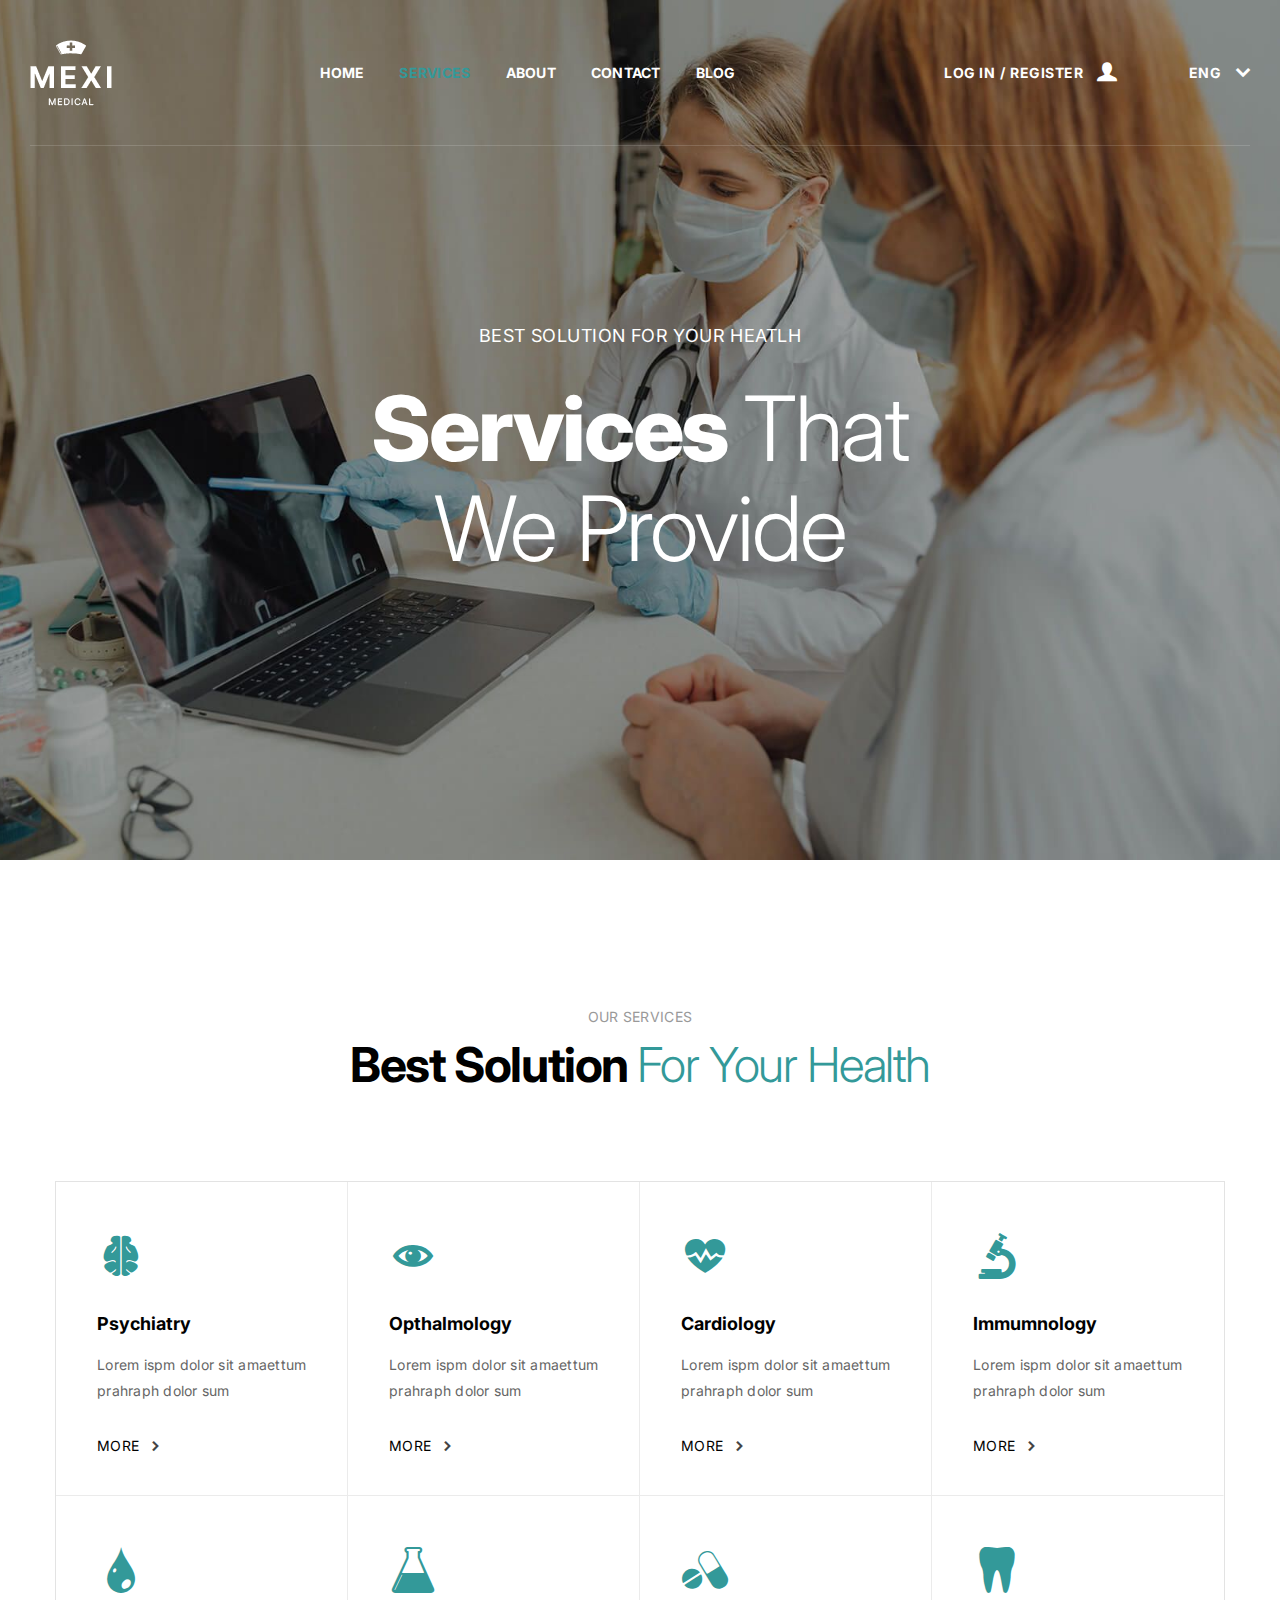
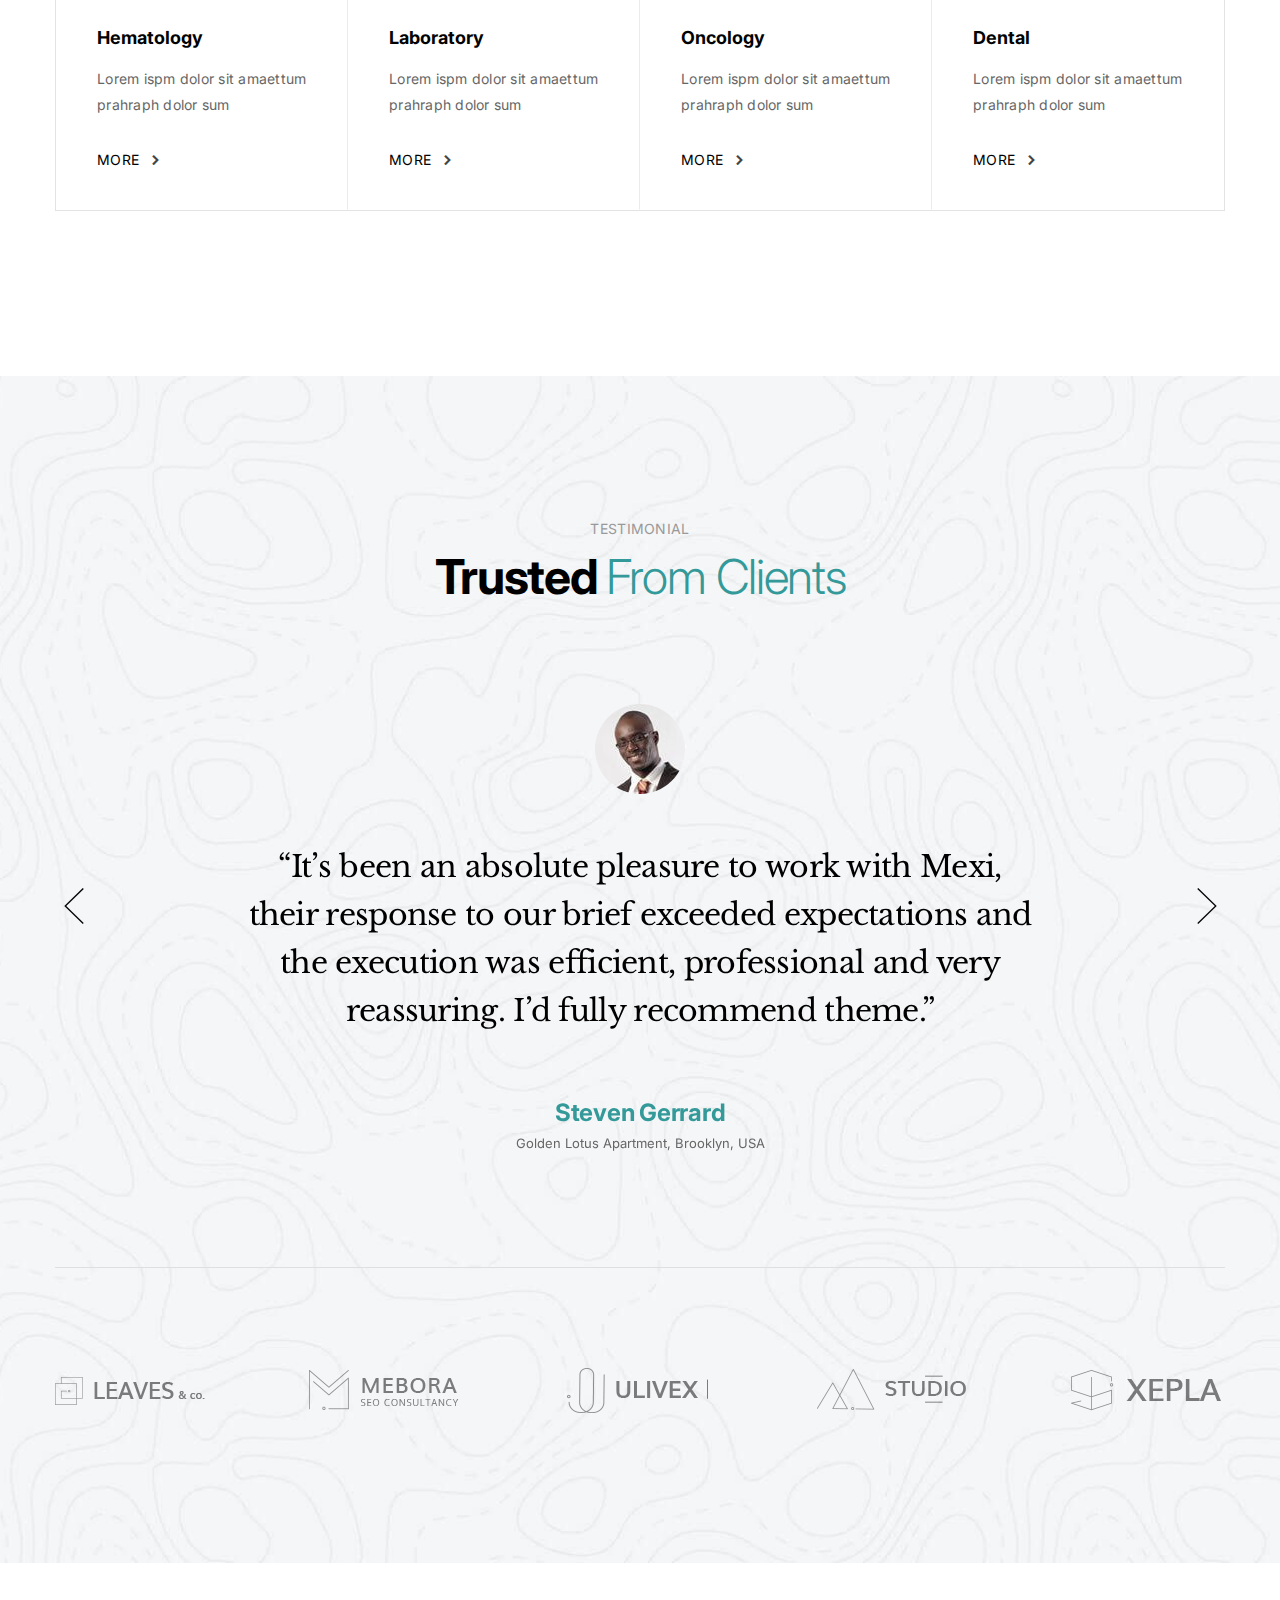
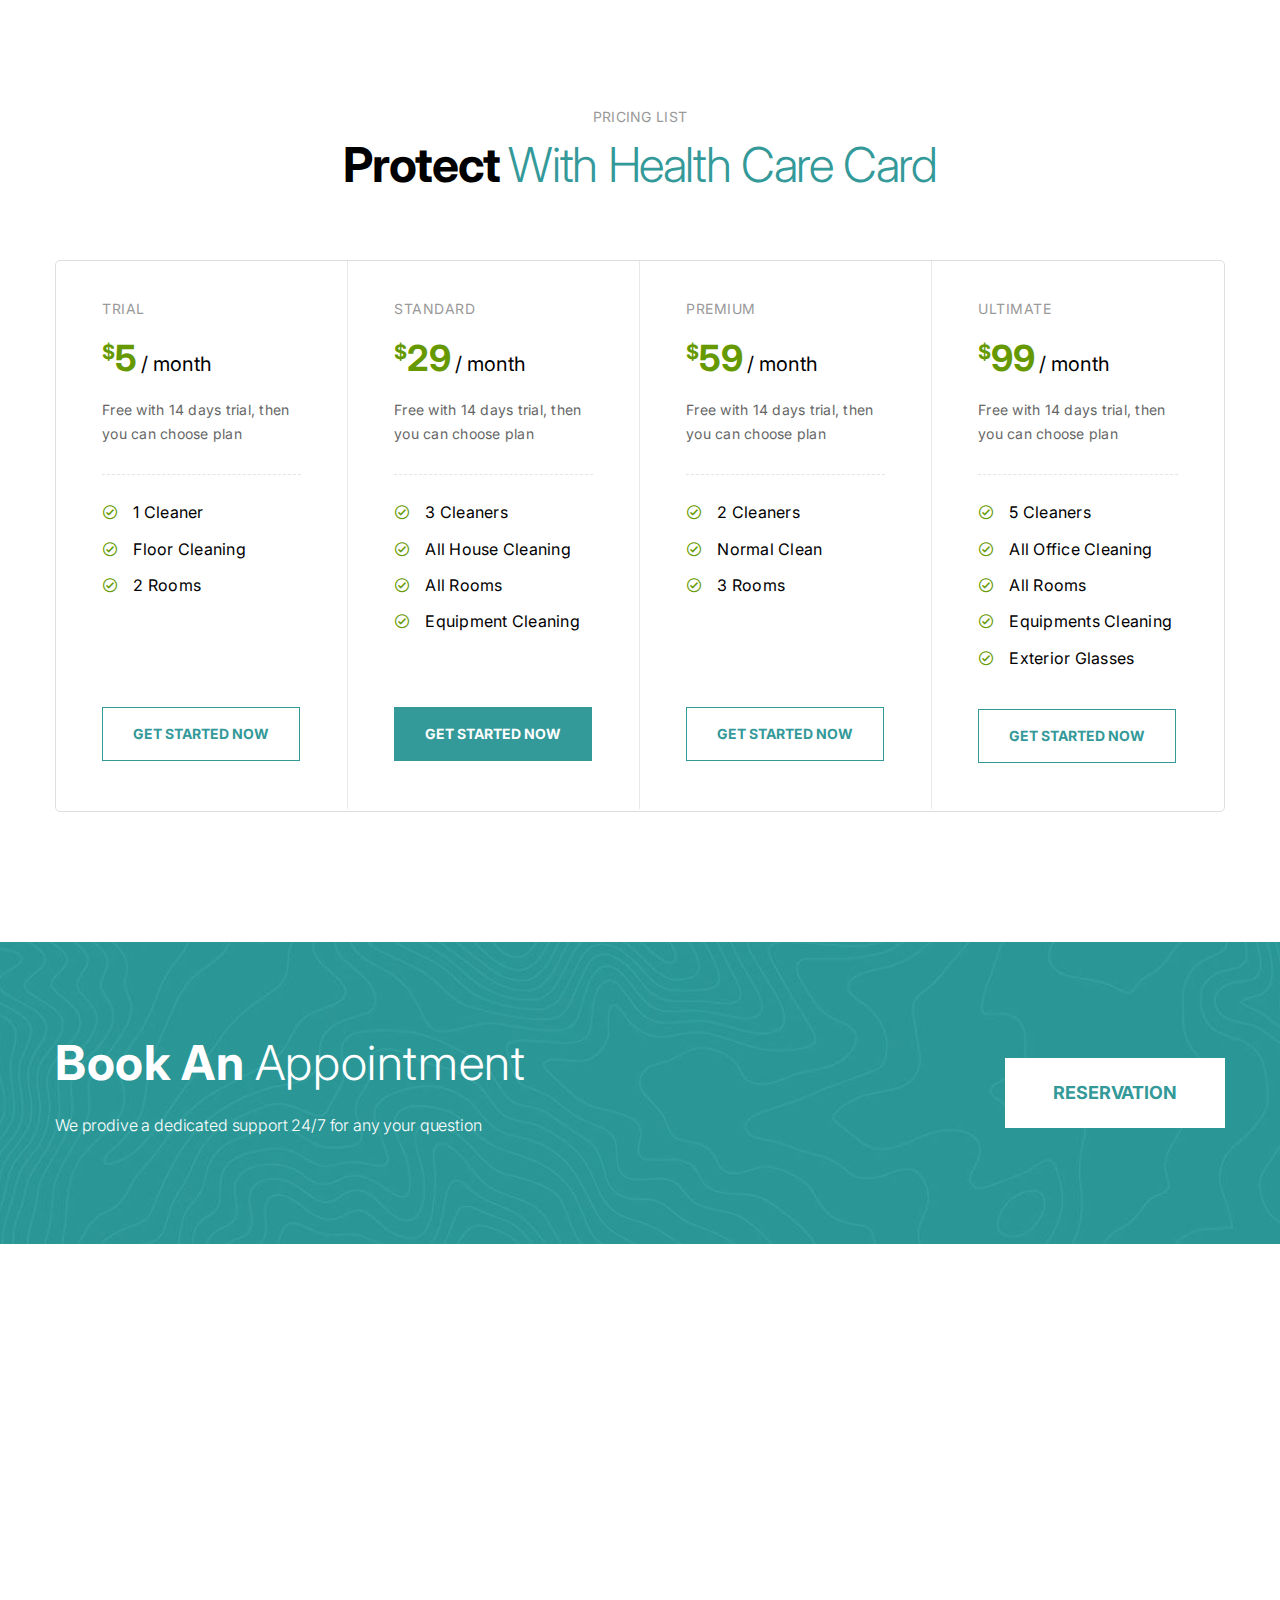
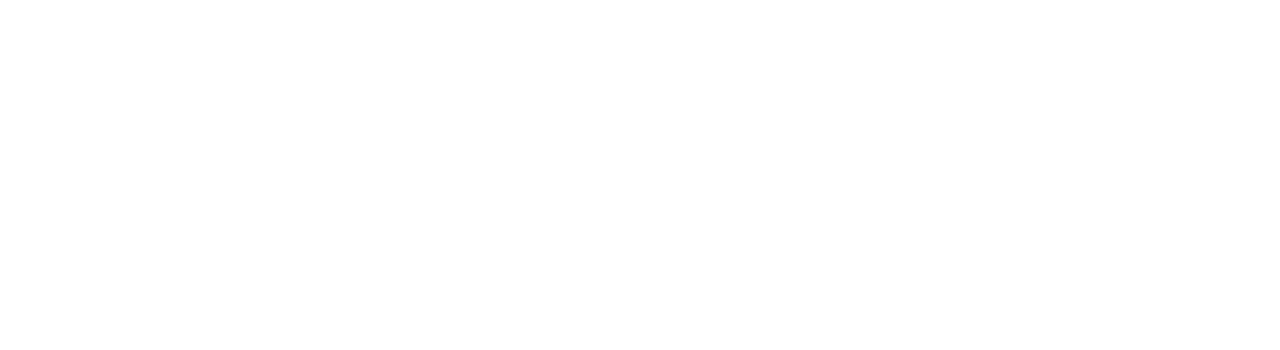
<file: services.html>
<!DOCTYPE html>
<html lang="en">


<!-- Mirrored from rundemo.hasthemes.com/mexi/services.html by HTTrack Website Copier/3.x [XR&CO'2014], Mon, 06 Nov 2023 04:08:47 GMT -->
<head>
    <meta charset="utf-8">
    <meta http-equiv="X-UA-Compatible" content="IE=edge">
    <meta name="viewport" content="width=device-width, initial-scale=1.0" />

    <title>Services – Mexi – Health & Medical HTML Template</title>

    <!--== Favicon ==-->
    <link rel="shortcut icon" href="assets/img/favicon.ico" type="image/x-icon" />

    <!--== Main Style CSS ==-->
    <link href="assets/css/style.css" rel="stylesheet" />

</head>

<body>

<!--wrapper start-->
<div class="wrapper">

  <!--== Start Preloader Content ==-->
  <div class="preloader-wrap">
  	<div class="preloader">
	    <span class="dot"></span>
	    <div class="dots">
        <span></span>
        <span></span>
        <span></span>
	    </div>
  	</div>
  </div>
  <!--== End Preloader Content ==-->

  <!--== Start Header Wrapper ==-->
  <header class="header-area header-default transparent sticky-header">
    <div class="container">
      <div class="row align-items-center">
        <div class="col-lg-12">
          <div class="header-align">
            <div class="header-logo-area">
              <a href="index-2.html">
                <img class="logo-main" src="assets/img/logo.png" alt="Logo" />
                <img class="logo-light" src="assets/img/logo-light.png" alt="Logo" />
              </a>
            </div>
            <div class="header-navigation-area">
              <ul class="main-menu nav justify-content-center">
                <li><a href="index-2.html">Home</a></li>
                <li class="has-submenu active"><a href="services.html">Services</a>
                  <ul class="submenu-nav">
                    <li><a class="text-light" href="services.html">Services</a></li>
                    <li><a href="service-details.html">Service Details</a></li>
                  </ul>
                </li>
                <li><a href="about.html">About</a></li>
                <li><a href="contact.html">Contact</a></li>
                <li class="has-submenu"><a href="blog.html">Blog</a>
                  <ul class="submenu-nav">
                    <li><a href="blog.html">Blog Grid</a></li>
                    <li><a href="blog-details.html">Blog Single</a></li>
                  </ul>
                </li>
              </ul>
            </div>
            <div class="header-action-area">
              <div class="login-reg">
                <a href="#/">log in</a><span>/</span><a href="#/">register</a> <i class="icon icofont-user-alt-3"></i>
              </div>
              <div class="widget-language">
                <span class="current">Eng <i class="icon icofont-simple-down"></i></span>
                <ul>
                  <li><a href="#">Ban</a></li>
                  <li><a href="#">Ger</a></li>
                </ul>
              </div>
              <button class="btn-menu d-lg-none">
                <span></span>
                <span></span>
                <span></span>
              </button>
            </div>
          </div>
        </div>
      </div>
    </div>
  </header>
  <!--== End Header Wrapper ==-->

  <main class="main-content site-wrapper-reveal">
    <!--== Start Page Title Area ==-->
    <section class="page-title-area bg-img bg-img-top" data-bg-img="assets/img/slider/main-slide-01.jpg">
      <div class="container">
        <div class="row">
          <div class="col-lg-6 col-xl-7 m-auto">
            <div class="page-title-content content-style2 text-center">
              <p>Best solution for your heatlh</p>
              <h4 class="title">Services <span>That We Provide</span></h4>
            </div>
          </div>
        </div>
      </div>
    </section>
    <!--== End Page Title Area ==-->

    <!--== Start Service Area Wrapper ==-->
    <section class="service-area">
      <div class="container">
        <div class="row">
          <div class="col-lg-12">
            <div class="section-title text-center">
              <h5>Our services</h5>
              <h2 class="title">Best Solution <span>For Your Health</span></h2>
            </div>
          </div>
        </div>
        <div class="row">
          <div class="col-lg-12">
            <div class="row service-style2">
              <div class="col-sm-6 col-md-6 col-lg-3 service-item">
                <div class="icon">
                  <i class="icofont-brain"></i>
                </div>
                <div class="content">
                  <h5 class="service-name">Psychiatry</h5>
                  <p>Lorem ispm dolor sit amaettum prahraph dolor sum</p>
                  <a class="btn-link" href="service-details.html">More <i class="icofont-simple-right"></i></a>
                </div>
              </div>
              <div class="col-sm-6 col-md-6 col-lg-3 service-item">
                <div class="icon">
                  <i class="icofont-eye"></i>
                </div>
                <div class="content">
                  <h5 class="service-name">Opthalmology</h5>
                  <p>Lorem ispm dolor sit amaettum prahraph dolor sum</p>
                  <a class="btn-link" href="service-details.html">More <i class="icofont-simple-right"></i></a>
                </div>
              </div>
              <div class="col-sm-6 col-md-6 col-lg-3 service-item">
                <div class="icon">
                  <i class="icofont-heart-beat"></i>
                </div>
                <div class="content">
                  <h5 class="service-name">Cardiology</h5>
                  <p>Lorem ispm dolor sit amaettum prahraph dolor sum</p>
                  <a class="btn-link" href="service-details.html">More <i class="icofont-simple-right"></i></a>
                </div>
              </div>
              <div class="col-sm-6 col-md-6 col-lg-3 service-item">
                <div class="icon">
                  <i class="icofont-microscope-alt"></i>
                </div>
                <div class="content">
                  <h5 class="service-name">Immumnology</h5>
                  <p>Lorem ispm dolor sit amaettum prahraph dolor sum</p>
                  <a class="btn-link" href="service-details.html">More <i class="icofont-simple-right"></i></a>
                </div>
              </div>
              <div class="col-sm-6 col-md-6 col-lg-3 service-item">
                <div class="icon">
                  <i class="icofont-blood-drop"></i>
                </div>
                <div class="content">
                  <h5 class="service-name">Hematology</h5>
                  <p>Lorem ispm dolor sit amaettum prahraph dolor sum</p>
                  <a class="btn-link" href="service-details.html">More <i class="icofont-simple-right"></i></a>
                </div>
              </div>
              <div class="col-sm-6 col-md-6 col-lg-3 service-item">
                <div class="icon">
                  <i class="icofont-laboratory"></i>
                </div>
                <div class="content">
                  <h5 class="service-name">Laboratory</h5>
                  <p>Lorem ispm dolor sit amaettum prahraph dolor sum</p>
                  <a class="btn-link" href="service-details.html">More <i class="icofont-simple-right"></i></a>
                </div>
              </div>
              <div class="col-sm-6 col-md-6 col-lg-3 service-item">
                <div class="icon">
                  <i class="icofont-pills"></i>
                </div>
                <div class="content">
                  <h5 class="service-name">Oncology</h5>
                  <p>Lorem ispm dolor sit amaettum prahraph dolor sum</p>
                  <a class="btn-link" href="service-details.html">More <i class="icofont-simple-right"></i></a>
                </div>
              </div>
              <div class="col-sm-6 col-md-6 col-lg-3 service-item">
                <div class="icon">
                  <i class="icofont-tooth"></i>
                </div>
                <div class="content">
                  <h5 class="service-name">Dental</h5>
                  <p>Lorem ispm dolor sit amaettum prahraph dolor sum</p>
                  <a class="btn-link" href="service-details.html">More <i class="icofont-simple-right"></i></a>
                </div>
              </div>
            </div>
          </div>
        </div>
      </div>
    </section>
    <!--== End Service Area Wrapper ==-->

    <!--== Start Testimonial Area Wrapper ==-->
    <section class="testimonial-area testimonial-default-area bg-img" data-bg-img="assets/img/photos/testimonial-bg1.jpg">
      <div class="container">
        <div class="row">
          <div class="col-lg-12">
            <div class="section-title text-center">
              <h5>Testimonial</h5>
              <h2 class="title">Trusted <span>From Clients</span></h2>
            </div>
          </div>
        </div>
        <div class="row">
          <div class="col-lg-12">
            <div class="swiper-container testimonial-slider-container">
              <div class="swiper-wrapper testimonial-slider">
                <!--== Start Testimonial Item ==-->
                <div class="swiper-slide testimonial-item">
                  <div class="thumb">
                    <img src="assets/img/testimonial/01.jpg" alt="Image">
                  </div>
                  <div class="client-content">
                    <p>“It’s been an absolute pleasure to work with Mexi, <br>their response to our brief exceeded expectations and the execution was efficient, professional and very reassuring. I’d fully recommend theme.”</p>
                  </div>
                  <div class="client-info">
                    <div class="desc">
                      <h4 class="name">Steven Gerrard</h4>
                      <p class="client-location">Golden Lotus Apartment, Brooklyn, USA</p>
                    </div>
                  </div>
                </div>
                <!--== End Testimonial Item ==-->
                <!--== Start Testimonial Item ==-->
                <div class="swiper-slide testimonial-item">
                  <div class="thumb">
                    <img src="assets/img/testimonial/02.jpg" alt="Image">
                  </div>
                  <div class="client-content">
                    <p>“It’s been an absolute pleasure to work with Mexi, <br>their response to our brief exceeded expectations and the execution was efficient, professional and very reassuring. I’d fully recommend theme.”</p>
                  </div>
                  <div class="client-info">
                    <div class="desc">
                      <h4 class="name">Kristina Castle</h4>
                      <p class="client-location">Golden Lotus Apartment, HasTech, BNA</p>
                    </div>
                  </div>
                </div>
                <!--== End Testimonial Item ==-->
              </div>
              <!-- Add Arrows -->
              <div class="swiper-button-next"></div>
              <div class="swiper-button-prev"></div>
            </div>
          </div>
        </div>
        <div class="row">
          <div class="col-lg-12">
            <div class="brand-logo-area brand-logo-default-area">
              <div class="swiper-container brand-logo-slider-container">
                <div class="swiper-wrapper brand-logo-slider">
                  <div class="swiper-slide brand-logo-item">
                    <a href="#/"><img src="assets/img/brand-logo/01.png" alt="Mexi-Brand-Logo"></a>
                  </div>
                  <div class="swiper-slide brand-logo-item">
                    <a href="#/"><img src="assets/img/brand-logo/02.png" alt="Mexi-Brand-Logo"></a>
                  </div>
                  <div class="swiper-slide brand-logo-item">
                    <a href="#/"><img src="assets/img/brand-logo/03.png" alt="Mexi-Brand-Logo"></a>
                  </div>
                  <div class="swiper-slide brand-logo-item">
                    <a href="#/"><img src="assets/img/brand-logo/04.png" alt="Mexi-Brand-Logo"></a>
                  </div>
                  <div class="swiper-slide brand-logo-item">
                    <a href="#/"><img src="assets/img/brand-logo/05.png" alt="Mexi-Brand-Logo"></a>
                  </div>
                </div>
              </div>
            </div>
          </div>
        </div>
      </div>
    </section>
    <!--== End Testimonial Area Wrapper ==-->

    <!--== Start Pricing Area Wrapper ==-->
    <section class="pricing-area pricing-default-area">
      <div class="container">
        <div class="row">
          <div class="col-lg-12">
            <div class="section-title text-center">
              <h5>Pricing List</h5>
              <h2 class="title">Protect <span>With Health Care Card</span></h2>
            </div>
          </div>
        </div>
        <div class="row row-gutter-0 pricing-items-style1 noborder-line">
          <div class="col-sm-6 col-md-6 col-lg-3">
            <div class="pricing-item item-one">
              <div class="pricing-title">
                <h5>Trial</h5>
              </div>
              <div class="pricing-amount">
                <h2><sup>$</sup>5</h2>
                <span class="period">/ month</span>
              </div>
              <div class="pricing-content">
                <p class="desc">Free with 14 days trial, then you can choose plan</p>
                <ul class="pricing-list">
                  <li><i class="icofont-check-circled"></i> 1 Cleaner</li>
                  <li><i class="icofont-check-circled"></i> Floor Cleaning</li>
                  <li><i class="icofont-check-circled"></i> 2 Rooms</li>
                </ul>
              </div>
              <div class="pricing-footer">
                <a class="btn-theme btn-border" href="#/">Get Started Now</a>
              </div>
            </div>
          </div>
          <div class="col-sm-6 col-md-6 col-lg-3">
            <div class="pricing-item item-two">
              <div class="pricing-title">
                <h5>Standard</h5>
              </div>
              <div class="pricing-amount">
                <h2><sup>$</sup>29</h2>
                <span class="period">/ month</span>
              </div>
              <div class="pricing-content">
                <p class="desc">Free with 14 days trial, then you can choose plan</p>
                <ul class="pricing-list">
                  <li><i class="icofont-check-circled"></i> 3 Cleaners</li>
                  <li><i class="icofont-check-circled"></i> All House Cleaning</li>
                  <li><i class="icofont-check-circled"></i> All Rooms</li>
                  <li><i class="icofont-check-circled"></i> Equipment Cleaning</li>
                </ul>
              </div>
              <div class="pricing-footer">
                <a class="btn-theme btn-border active" href="#/">Get Started Now</a>
              </div>
            </div>
          </div>
          <div class="col-sm-6 col-md-6 col-lg-3">
            <div class="pricing-item item-three">
              <div class="pricing-title">
                <h5>premium</h5>
              </div>
              <div class="pricing-amount">
                <h2><sup>$</sup>59</h2>
                <span class="period">/ month</span>
              </div>
              <div class="pricing-content">
                <p class="desc">Free with 14 days trial, then you can choose plan</p>
                <ul class="pricing-list">
                  <li><i class="icofont-check-circled"></i> 2 Cleaners</li>
                  <li><i class="icofont-check-circled"></i> Normal Clean</li>
                  <li><i class="icofont-check-circled"></i> 3 Rooms</li>
                </ul>
              </div>
              <div class="pricing-footer">
                <a class="btn-theme btn-border" href="#/">Get Started Now</a>
              </div>
            </div>
          </div>
          <div class="col-sm-6 col-md-6 col-lg-3">
            <div class="pricing-item item-four">
              <div class="pricing-title">
                <h5>Ultimate</h5>
              </div>
              <div class="pricing-amount">
                <h2><sup>$</sup>99</h2>
                <span class="period">/ month</span>
              </div>
              <div class="pricing-content">
                <p class="desc">Free with 14 days trial, then you can choose plan</p>
                <ul class="pricing-list">
                  <li><i class="icofont-check-circled"></i> 5 Cleaners</li>
                  <li><i class="icofont-check-circled"></i> All Office Cleaning</li>
                  <li><i class="icofont-check-circled"></i> All Rooms</li>
                  <li><i class="icofont-check-circled"></i> Equipments Cleaning</li>
                  <li><i class="icofont-check-circled"></i> Exterior Glasses</li>
                </ul>
              </div>
              <div class="pricing-footer">
                <a class="btn-theme btn-border" href="#/">Get Started Now</a>
              </div>
            </div>
          </div>
        </div>
      </div>
    </section>
    <!--== End Pricing Area Wrapper ==-->

    <!--== Start Divider Area Wrapper ==-->
    <section class="divider-area bgcolor-theme bg-img" data-bg-img="assets/img/shape/01.jpg">
      <div class="container">
        <div class="row content-align-center">
          <div class="col-lg-12">
            <div class="divider-content-area divider-content-style1">
              <div class="content-inner">
                <h2>Book An <span>Appointment</span></h2>
                <p>We prodive a dedicated support 24/7 for any your question</p>
              </div>
              <a href="#/" class="btn btn-theme btn-white">Reservation</a>
            </div>
          </div>
        </div>
      </div>
    </section>
    <!--== End Divider Area Wrapper ==-->
  </main>

  <!--== Start Footer Area Wrapper ==-->
  <footer class="footer-area reveal-footer">
    <div class="container">
      <div class="row">
        <div class="col-sm-6 col-md-5 col-lg-4 col-xl-3">
          <div class="widget-item">
            <div class="about-widget">
              <a class="footer-logo" href="index-2.html">
                <img src="assets/img/logo.png" alt="Logo">
              </a>
              <p class="mb-0">Sed elit quam, iaculis sed semper sit amet udin vitae nibh at magna akal semperFusce.</p>
              <ul class="widget-contact-info">
                <li class="info-address"><i class="icofont-location-pin"></i>69 Halsey St, New York, Ny 10002, United States.</li>
                <li class="info-mail"><i class="icofont-email"></i><a href="mailto://hello@yourdomain.com">hello@yourdomain.com</a></li>
                <li class="info-phone"><i class="icofont-ui-call"></i><a href="tel://(0091) 8547 632521">(0091) 8547 632521</a></li>
              </ul>
            </div>
          </div>
        </div>
        <div class="col-sm-6 col-md-6 offset-md-1 col-lg-3 offset-lg-0 col-xl-3 d-lg-none d-xl-block">
          <div class="widget-item d-inline-block">
            <h4 class="widget-title line-bottom">Popular Tags</h4>
            <div class="widget-tags">
              <ul>
                <li><a href="#/">Amazing</a></li>
                <li><a href="#/">Envato</a></li>
                <li><a href="#/">Themes</a></li>
                <li><a href="#/">Clean</a></li>
                <li><a href="#/">Wordpress</a></li>
                <li><a href="#/">Creative</a></li>
                <li><a href="#/">Mutilpurpose</a></li>
                <li><a href="#/">Retina Ready</a></li>
                <li><a href="#/">Twitter</a></li>
                <li><a href="#/">Responsive</a></li>
              </ul>
            </div>
          </div>
        </div>
        <div class="col-sm-6 col-md-5 col-lg-4 col-xl-3">
          <div class="widget-item">
            <h4 class="widget-title line-bottom">Recent Posts</h4>
            <nav class="widget-posts">
              <ul class="posts-item">
                <li><a href="blog-details.html"><i class="icon icofont-rounded-double-right"></i>Lorem Ispum dolor sit amet putilor</a></li>
                <li><a href="blog-details.html"><i class="icon icofont-rounded-double-right"></i>Medical is all about quality.</a></li>
                <li><a href="blog-details.html"><i class="icon icofont-rounded-double-right"></i>Is your website user friendly ?</a></li>
                <li><a href="blog-details.html"><i class="icon icofont-rounded-double-right"></i>Ai offer weekly updates & more.</a></li>
                <li><a href="blog-details.html"><i class="icon icofont-rounded-double-right"></i>Customer should love your web.</a></li>
                <li><a href="blog-details.html"><i class="icon icofont-rounded-double-right"></i>Your site smooth and stunning.</a></li>
              </ul>
            </nav>
          </div>
        </div>
        <div class="col-sm-6 col-md-6 offset-md-1 col-lg-4 offset-lg-0 col-xl-3">
          <div class="widget-item">
            <h4 class="widget-title line-bottom">Newsletter</h4>   
            <div class="widget-newsletter">
              <p>Sign up for our mailing list to get latest updates and offers.</p>
              <form class="newsletter-form input-btn-group">
                <input class="form-control" type="text" placeholder="Enter your email">
                <button class="btn btn-theme" type="button"><i class="icofont-long-arrow-right"></i></button>
              </form>
            </div>         
            <div class="widget-social-icons">
              <a href="#"><i class="icofont-twitter"></i></a> 
              <a href="#"><i class="icofont-google-plus"></i></a> 
              <a href="#"><i class="icofont-pinterest"></i></a>
              <a href="#"><i class="icofont-rss"></i></a>
              <a href="#"><i class="icofont-facebook"></i></a>
              <a href="#"><i class="icofont-dribbble"></i></a>
            </div>
          </div>
        </div>
      </div>
    </div>
    <div class="footer-bottom">
      <div class="container">
        <div class="row text-center">
          <div class="col-sm-12">
            <div class="widget-copyright">
              <p>© 2025 <span>MEXI</span>. Made with <i class="icofont-heart-alt"></i> by <a target="_blank" href="../../www.hasthemes.com/index.html">HasThemes</a></p>
            </div>
          </div>
        </div>
      </div>
    </div>
  </footer>
  <!--== End Footer Area Wrapper ==-->
  
  <!--== Scroll Top Button ==-->
  <div class="scroll-to-top"><span class="icofont-rounded-up"></span></div>

  <!--== Start Side Menu ==-->
  <aside class="off-canvas-wrapper">
    <div class="off-canvas-inner">
      <div class="off-canvas-overlay"></div>
      <!-- Start Off Canvas Content Wrapper -->
      <div class="off-canvas-content">
        <!-- Off Canvas Header -->
        <div class="off-canvas-header">
          <div class="logo-area">
            <a href="index-2.html"><img src="assets/img/logo.png" alt="Logo" /></a>
          </div>
          <div class="close-action">
            <button class="btn-close"><i class="lnr lnr-cross"></i></button>
          </div>
        </div>

        <div class="off-canvas-item">
          <!-- Start Mobile Menu Wrapper -->
          <div class="res-mobile-menu">
            <!-- Note Content Auto Generate By Jquery From Main Menu -->
          </div>
          <!-- End Mobile Menu Wrapper -->
        </div>
        <!-- Off Canvas Footer -->
        <div class="off-canvas-footer"></div>
      </div>
      <!-- End Off Canvas Content Wrapper -->
    </div>
  </aside>
  <!--== End Side Menu ==-->  
</div>

<!--=======================Javascript============================-->

<!--=== Modernizr Min Js ===-->
<script src="assets/js/modernizr.js"></script>
<!--=== jQuery Min Js ===-->
<script src="assets/js/jquery-main.js"></script>
<!--=== jQuery Migration Min Js ===-->
<script src="assets/js/jquery-migrate.js"></script>
<!--=== Popper Min Js ===-->
<script src="assets/js/popper.min.js"></script>
<!--=== Bootstrap Min Js ===-->
<script src="assets/js/bootstrap.min.js"></script>
<!--=== jquery UI Min Js ===-->
<script src="assets/js/jquery-ui.min.js"></script>
<!--=== Plugin Collection Js ===-->
<script src="assets/js/plugincollection.js"></script>


<!--=== Custom Js ===-->
<script src="assets/js/custom.js"></script>

</body>


<!-- Mirrored from rundemo.hasthemes.com/mexi/services.html by HTTrack Website Copier/3.x [XR&CO'2014], Mon, 06 Nov 2023 04:08:48 GMT -->
</html>
</file>
<file: assets/css/style.css>
@charset "UTF-8";@import "https://fonts.googleapis.com/css?family=Inter:300,400,500,600,700,800,900,|Libre+Baskerville:400,400i,700";@import "bootstrap.min.css";@import "icofont.css";@import "animate.css";@import "aos.css";@import "swiper.min.css";@import "plugin-collection.css";body{color:#666;font-size:.875rem;font-family:inter,sans-serif;font-weight:400;letter-spacing:.25px;line-height:1.7142857143;margin:0;overflow-x:hidden;-ms-word-wrap:break-word;word-wrap:break-word}h1,h2,h3,h4,h5,h6,.h1,.h2,.h3,.h4,.h5,.h6{color:#000;font-family:inter,sans-serif;font-weight:700;line-height:1.1;margin-bottom:10px;margin-top:0}a{color:#399;text-decoration:none;transition:.3s;-webkit-transition:.3s;-moz-transition:.3s;-ms-transition:.3s;-o-transition:.3s}a:hover,a:active,a:focus{box-shadow:none;color:#206060;outline:none;text-decoration:none}a img{border:none}.btn:focus{box-shadow:none}p{margin-bottom:30px}p:last-child{margin-bottom:0}:active,:focus{box-shadow:none;outline:none!important}::selection{background:#399;color:#fff;text-shadow:none}::-moz-selection{background:#399;color:#fff;text-shadow:none}::-webkit-selection{background:#399;color:#fff;text-shadow:none}img{max-width:100%}iframe{border:none!important}textarea:focus,textarea:active,input:focus,input:active{outline:none}ul{margin:0;padding:0}ul li{list-style:none}pre,ul,ol,dl,dd,blockquote,address,table,fieldset{margin-bottom:30px}table p{margin-bottom:0}@media only screen and (min-width:1200px){.container{max-width:1200px;padding-left:15px;padding-right:15px}}@media only screen and (min-width:1200px){.row{margin-right:-15px;margin-left:-15px}}@media only screen and (min-width:1200px){.row>[class*=col-]{padding-right:15px;padding-left:15px}}.section-title{margin-bottom:80px}@media only screen and (max-width:991px){.section-title{margin-bottom:70px}}@media only screen and (max-width:767px){.section-title{margin-bottom:60px}}@media only screen and (max-width:575px){.section-title{margin-bottom:50px}}.section-title h5{color:#999;font-size:14px;font-weight:400;letter-spacing:.3px;margin-bottom:15px;text-transform:uppercase}@media only screen and (max-width:767px){.section-title h5{font-size:12px;margin-bottom:12px}}.section-title .title{font-size:48px;font-weight:700;letter-spacing:-1.377px;line-height:1.1;margin-bottom:25px}@media only screen and (max-width:1199px){.section-title .title{font-size:40px}}@media only screen and (max-width:767px){.section-title .title{font-size:36px}}@media only screen and (max-width:575px){.section-title .title{font-size:24px}}.section-title .title span{color:#399;font-weight:300}.section-title .desc{margin-bottom:55px}.section-title .desc p{font-size:14px;line-height:30px;margin-bottom:0}@media only screen and (max-width:767px){.section-title .desc p br{display:none}}.section-title .separator-line{border-bottom:1px solid #399;display:block;margin:0 auto 40px;width:100px}.section-title .list-style li{color:#666;font-size:14px;margin-bottom:16px;padding-left:29px;position:relative}.section-title .list-style li i{color:#399;font-size:14px;left:0;position:absolute;top:5px}.section-title .list-style li:last-child{margin-bottom:0}.section-title.section-light h5{color:#fff}.section-title.section-light .title{color:#fff}.section-title.section-light .desc p{color:#fff}.section-title.section-light .separator-line{border-bottom-color:#fff!important}.section-title.section-light .separator-line.separator-double:before{border-bottom-color:#fff!important}.bg-img{background:no-repeat 50%;background-size:cover}.bg-img.bg-img-top{background-position:50% 0}.site-wrapper-reveal{background-color:#fff;position:relative;overflow:hidden;z-index:1}.niceselect{float:inherit}.niceselect .list{border-radius:0;width:100%}.line-hr{border-bottom:1px solid #e2e2e2}.lh-1{line-height:1}.z-index-1{z-index:1}.z-index-2{z-index:2}.content-items-center{align-items:center;display:flex}.justify-items-center{display:flex;justify-content:center}.min-height-auto{min-height:auto!important}.height-auto{height:auto!important}.form-message.alert{margin-top:10px}.row-gutter-0 [class*=col-]{margin:0;padding:0}@media only screen and (max-width:991px){.md-text-center{text-align:center}}@media only screen and (max-width:767px){.sm-text-center{text-align:center}}@media only screen and (max-width:575px){.xs-w-100{width:100%!important}}.btn-theme{background-color:#399;border-color:#399;border-radius:0;color:#fff;display:inline-block;font-weight:400;font-size:14px;line-height:30px;min-height:50px;padding:10px 30px;position:relative;text-transform:uppercase;transition:.3s;-webkit-transition:.3s;-moz-transition:.3s;-ms-transition:.3s;-o-transition:.3s}.btn-theme .icon{font-size:14px;padding-left:12px;position:absolute;top:50%;transform:translateY(-50%);right:15px}.btn-theme:hover,.btn-theme:focus{background-color:#690;border-color:#690;color:#fff}.btn-theme.btn-black{background-color:#000;border-color:#000}.btn-theme.btn-black:hover{background-color:#399;border-color:#399;color:#fff}.btn-theme.btn-white{background-color:#fff;border-color:#fff;color:#0e0e0e}.btn-theme.btn-white:hover{background-color:#000;border-color:#000;color:#fff}.btn-theme.btn-white.btn-border{background-color:initial;border:1px solid rgba(255,255,255,.5);color:#fff;line-height:29px}.btn-theme.btn-white.btn-border:hover{background-color:#399;border-color:#399;color:#fff}.btn-theme.btn-gray{background-color:#f4f4f4;border-color:#f4f4f4;color:#0e0e0e}.btn-theme.btn-gray:hover{background-color:#399;border-color:#399;color:#fff}.btn-theme.btn-border{background-color:initial;border:1px solid #399;color:#399}.btn-theme.btn-round{border-radius:25px}.btn-theme.btn-round.btn-slide:before{border-radius:25px}.btn-theme.btn-lg{letter-spacing:.131px;padding:14px 48px}.btn-theme.btn-slide{position:relative;z-index:1}.btn-theme.btn-slide:before{background-color:#690;content:"";height:100%;left:0;position:absolute;top:0;width:0;z-index:-1;transition:.3s;-webkit-transition:.3s;-moz-transition:.3s;-ms-transition:.3s;-o-transition:.3s}.btn-theme.btn-slide:hover:before{width:100%}.btn-theme.btn-size-md{height:50px;min-width:160px;text-align:center}.btn-theme.btn-size-lg{height:50px;min-width:180px;text-align:center}.btn-theme.btn-size-xl{height:50px;min-width:220px;text-align:center}.btn-theme.btn-size-xxl{height:52px;min-width:270px;text-align:center}.btn-link{color:#000;display:inline-block;font-weight:400;font-size:12px;letter-spacing:1px;padding:0;position:relative;text-decoration:none;text-transform:uppercase;transition:.3s;-webkit-transition:.3s;-moz-transition:.3s;-ms-transition:.3s;-o-transition:.3s}.btn-link:hover{color:#399;text-decoration:none}.btn-link span+.icon{color:#399;font-size:14px;padding-left:17px}.btn-link span+.icon:before{font-weight:900}.btn-link:focus{text-decoration:none}.btn-link.btn-line:after{background-color:#399;bottom:0;content:"";height:1px;right:0;position:absolute;width:0;transition:.3s;-webkit-transition:.3s;-moz-transition:.3s;-ms-transition:.3s;-o-transition:.3s}.btn-link.btn-line:hover{color:#000}.btn-link.btn-line:hover:after{left:0;width:100%}.btn-link.btn-dark{background-color:initial;border:none;color:#0e0e0e}.btn-link.btn-dark:after{background-color:#0e0e0e;left:0;width:100%}.btn-link.btn-dark:hover{color:#399}.btn-link.btn-dark:hover:hover:before{background-color:#399}.btn-link.btn-dark:hover:hover:after{background-color:#399}.owl-carousel.owl-theme .owl-nav{margin:0}.owl-carousel.owl-theme .owl-nav [class*=owl-]{background-color:initial;font-size:24px;font-weight:900;margin:0;transition:.4s;-webkit-transition:.4s;-moz-transition:.4s;-ms-transition:.4s;-o-transition:.4s}.owl-carousel.owl-theme .owl-nav [class*=owl-]:hover{color:#399}.owl-carousel.owl-theme .owl-nav .owl-prev{margin-right:10px}.owl-carousel.owl-theme .owl-nav .owl-next{margin-left:10px}.owl-carousel.owl-theme.owl-nav2 .owl-nav{left:0;position:absolute;right:0;top:50%}.owl-carousel.owl-theme.owl-nav2 .owl-nav [class*=owl-]{position:absolute}.owl-carousel.owl-theme.owl-nav2 .owl-nav [class*=owl-].owl-prev{left:0}.owl-carousel.owl-theme.owl-nav2 .owl-nav [class*=owl-].owl-next{right:0}.owl-carousel.owl-theme .owl-dots{margin-top:55px}.owl-carousel.owl-theme .owl-dots .owl-dot span{background-color:gray;border:1px solid gray;height:10px;margin:5px 12px;width:10px;transition:.4s;-webkit-transition:.4s;-moz-transition:.4s;-ms-transition:.4s;-o-transition:.4s}.owl-carousel.owl-theme .owl-dots .owl-dot.active span,.owl-carousel.owl-theme .owl-dots .owl-dot:hover span{background-color:#399;border-color:#399}.owl-carousel.owl-dots-none .owl-dots{display:none}.page-title-area .page-title-content{letter-spacing:0;padding:52px 0}.page-title-area .page-title-content .title{color:#000;font-size:48px;font-weight:700;letter-spacing:-1.377px;line-height:1.1}@media only screen and (max-width:1199px){.page-title-area .page-title-content .title{font-size:36px}}@media only screen and (max-width:767px){.page-title-area .page-title-content .title{font-size:30px}}.page-title-area .page-title-content .title span{color:#399;font-weight:300}.page-title-area .page-title-content .bread-crumbs{color:#888;font-size:15px;margin-bottom:2px}.page-title-area .page-title-content .bread-crumbs a{color:#888}.page-title-area .page-title-content .bread-crumbs a:hover{color:#399}.page-title-area .page-title-content .bread-crumbs span.active{color:#568701}.page-title-area .page-title-content .bread-crumbs .breadcrumb-sep{padding:0 8.7px}.page-title-area .page-title-content .bread-crumbs.bread-crumbs-style2{font-size:14px;margin-bottom:23px;margin-top:44px;text-transform:uppercase}@media only screen and (max-width:767px){.page-title-area .page-title-content .bread-crumbs.bread-crumbs-style2{margin-top:22px}}.page-title-area .page-title-content.text-light .title{color:#fff}.page-title-area .page-title-content.text-light .bread-crumbs{color:#fff}.page-title-area .page-title-content.text-light .bread-crumbs a{color:#fff}.page-title-area .page-title-content.content-style2{padding:327px 0 271px}@media only screen and (max-width:1199px){.page-title-area .page-title-content.content-style2{padding:266px 0 100px}}@media only screen and (max-width:991px){.page-title-area .page-title-content.content-style2{padding:235px 0 100px}}@media only screen and (max-width:767px){.page-title-area .page-title-content.content-style2{padding:195px 0 65px}}.page-title-area .page-title-content.content-style2 .title{color:#fff;font-family:inter,sans-serif;font-size:90px;font-weight:800;letter-spacing:-2.04px;line-height:100px;margin-bottom:10px}@media only screen and (max-width:1199px){.page-title-area .page-title-content.content-style2 .title{font-size:64px;line-height:78px}}@media only screen and (max-width:767px){.page-title-area .page-title-content.content-style2 .title{font-size:36px;line-height:1.1}}.page-title-area .page-title-content.content-style2 .title span{color:#fff;font-weight:300}.page-title-area .page-title-content.content-style2 p{color:#fff;font-size:18px;line-height:1;letter-spacing:.411px;margin-bottom:34px;text-transform:uppercase}@media only screen and (max-width:1199px){.page-title-area .page-title-content.content-style2 p{margin-bottom:25px}}@media only screen and (max-width:991px){.page-title-area .page-title-content.content-style2 p{margin-bottom:20px}}@media only screen and (max-width:767px){.page-title-area .page-title-content.content-style2 p{font-size:16px;margin-bottom:15px}}.page-title-area .page-title-content.content-style3{padding:52px 0 102px}@media only screen and (max-width:1199px){.page-title-area .page-title-content.content-style3{padding:52px 0 60px}}@media only screen and (max-width:767px){.page-title-area .page-title-content.content-style3{padding:32px 0 40px}}.page-title-area .page-title-content.content-style4{padding:53px 0 6px}@media only screen and (max-width:1199px){.page-title-area .page-title-content.content-style4{padding:50px 0 6px}}.page-title-area .page-title-content.content-style5{padding:429px 0 269px}@media only screen and (max-width:1199px){.page-title-area .page-title-content.content-style5{padding:266px 0 100px}}@media only screen and (max-width:991px){.page-title-area .page-title-content.content-style5{padding:235px 0 100px}}@media only screen and (max-width:767px){.page-title-area .page-title-content.content-style5{padding:195px 0 65px}}.page-title-area .page-title-content.content-style5 .title{color:#fff;font-family:inter,sans-serif;font-size:90px;font-weight:800;letter-spacing:-2.04px;line-height:100px;margin-bottom:10px}@media only screen and (max-width:1199px){.page-title-area .page-title-content.content-style5 .title{font-size:64px;line-height:78px}}@media only screen and (max-width:767px){.page-title-area .page-title-content.content-style5 .title{font-size:36px;line-height:1.1}}.page-title-area .page-title-content.content-style5 .title span{color:#fff;font-weight:300}.page-title-area .page-title-content.content-style5 p{color:#fff;font-size:18px;line-height:1;letter-spacing:.411px;margin-bottom:34px;text-transform:uppercase}@media only screen and (max-width:1199px){.page-title-area .page-title-content.content-style5 p{margin-bottom:25px}}@media only screen and (max-width:991px){.page-title-area .page-title-content.content-style5 p{margin-bottom:20px}}@media only screen and (max-width:767px){.page-title-area .page-title-content.content-style5 p{font-size:16px;margin-bottom:15px}}.bread-crumbs{color:#666;font-size:16px}.bread-crumbs a{color:#666}.bread-crumbs a:hover{color:#399}.pagination-area{padding:82px 0 0}@media only screen and (max-width:991px){.pagination-area{padding:62px 0 0}}.pagination-area nav .page-numbers{align-items:center;background-color:#fff;border-radius:5px;display:inline-flex;margin-bottom:0}.pagination-area nav .page-numbers li{line-height:1;margin-right:36.57px;padding:0}.pagination-area nav .page-numbers li .page-number{color:#999;display:inline-block;font-size:18px;font-weight:400;letter-spacing:0;line-height:1}.pagination-area nav .page-numbers li .page-number:hover{color:#000}.pagination-area nav .page-numbers li .page-number.current{color:#000;font-weight:700}.pagination-area nav .page-numbers li .page-number.prev{border-radius:0;color:#000;font-size:14px}.pagination-area nav .page-numbers li .page-number.next{color:#000;font-size:22px}.pagination-area nav .page-numbers li .page-number.next:hover{color:#000}.pagination-area nav .page-numbers li:first-child{padding-left:0}.pagination-area nav .page-numbers li:last-child{padding-right:0;margin-right:0}.pagination-area nav .page-numbers.page-numbers-style{box-shadow:0 10px 50px rgba(171,181,189,.35)}.blockquote-area{background-size:cover;background-repeat:no-repeat;padding:165px 0 140px}@media only screen and (max-width:767px){.blockquote-area{padding:122px 0 94px}}.blockquote-area p{color:#fff;font-size:36px;line-height:1.2;margin-bottom:70px}@media only screen and (max-width:767px){.blockquote-area p{font-size:24px}}.blockquote-area cite .name{color:#399;display:block;font-size:16px;font-weight:400;font-style:normal;margin-bottom:5px;text-transform:uppercase}.blockquote-area cite .job{color:#9192a4;font-size:14px}.accordian-content .accordion .accordion-item{border:none;margin-bottom:30px;overflow:visible}.accordian-content .accordion .accordion-item .accordion-header{padding:0}.accordian-content .accordion .accordion-item .accordion-header .accordion-button{align-items:center;background-color:#fff;border:none;border-radius:5px;box-shadow:none;color:#fff;display:flex;font-size:14px;font-weight:400;justify-content:space-between;padding:15px 30px;position:relative;text-align:left;width:100%;z-index:1;transition:.4s;-webkit-transition:.4s;-moz-transition:.4s;-ms-transition:.4s;-o-transition:.4s}.accordian-content .accordion .accordion-item .accordion-header .accordion-button:before{background-color:#399;border-radius:5px;content:"";height:100%;left:0;position:absolute;top:0;width:100%;z-index:-1;transition:.4s;-webkit-transition:.4s;-moz-transition:.4s;-ms-transition:.4s;-o-transition:.4s}.accordian-content .accordion .accordion-item .accordion-header .accordion-button:after{display:none}.accordian-content .accordion .accordion-item .accordion-header .accordion-button .icon{color:#fff;font-size:14px;transition:.4s;-webkit-transition:.4s;-moz-transition:.4s;-ms-transition:.4s;-o-transition:.4s}.accordian-content .accordion .accordion-item .accordion-header .accordion-button .icon.icon-plus{display:none}.accordian-content .accordion .accordion-item .accordion-header .accordion-button.collapsed{box-shadow:0 7px 30px rgba(171,181,189,.35);color:#000}.accordian-content .accordion .accordion-item .accordion-header .accordion-button.collapsed:before{background-color:#fff;background-image:none}.accordian-content .accordion .accordion-item .accordion-header .accordion-button.collapsed .icon{color:#000}.accordian-content .accordion .accordion-item .accordion-header .accordion-button.collapsed .icon.icon-plus{display:inline-block}.accordian-content .accordion .accordion-item .accordion-header .accordion-button.collapsed .icon.icon-minus{display:none}.accordian-content .accordion .accordion-item .accordion-header .accordion-button.collapsed:hover{background-color:#f9f9f9}.accordian-content .accordion .accordion-item .accordion-header .accordion-button.collapsed:hover:before{background-color:#f9f9f9}.accordian-content .accordion .accordion-item .accordion-body{line-height:30px;padding:34px 30px 16px}.accordian-content .accordion.no-bg .accordion-item{margin-bottom:14px}.accordian-content .accordion.no-bg .accordion-item .accordion-header .accordion-button{background-color:initial;border-bottom:1px solid #e1e1e1;border-radius:0;color:#000;padding:0 0 20px 20px}.accordian-content .accordion.no-bg .accordion-item .accordion-header .accordion-button:before{display:none}.accordian-content .accordion.no-bg .accordion-item .accordion-header .accordion-button .icon{color:#000}.accordian-content .accordion.no-bg .accordion-item .accordion-header .accordion-button.collapsed{box-shadow:none}.accordian-content .accordion.no-bg .accordion-item .accordion-header .accordion-button.collapsed:hover{background-color:initial}.accordian-content .accordion.no-bg .accordion-collapse{border:none}.accordian-content .accordion.no-bg .accordion-body{padding:20px 35px 14px 20px}.accordian-content .accordion.accordion-style2 .accordion-item .accordion-header .accordion-button{border:none;color:#399;font-size:18px;font-weight:700;justify-content:normal;line-height:24px;padding:0 30px 13px 0;transition:.3s;-webkit-transition:.3s;-moz-transition:.3s;-ms-transition:.3s;-o-transition:.3s}@media only screen and (max-width:479.98px){.accordian-content .accordion.accordion-style2 .accordion-item .accordion-header .accordion-button{padding:0 10px 13px 0}}.accordian-content .accordion.accordion-style2 .accordion-item .accordion-header .accordion-button.collapsed{color:#000;font-weight:400;padding:0 30px 10px 0}@media only screen and (max-width:479.98px){.accordian-content .accordion.accordion-style2 .accordion-item .accordion-header .accordion-button.collapsed{padding:0 10px 10px 0}}.accordian-content .accordion.accordion-style2 .accordion-item .accordion-header .accordion-button.collapsed .icon{color:#000;top:2px}.accordian-content .accordion.accordion-style2 .accordion-item .accordion-header .accordion-button .icon{color:#000;font-size:24px;left:auto;position:absolute;right:-35px;top:4px}.accordian-content .accordion.accordion-style2 .accordion-item .accordion-body{color:#999;font-size:14px;letter-spacing:0;line-height:24px;padding:0 30px 9px 16px}@media only screen and (max-width:479.98px){.accordian-content .accordion.accordion-style2 .accordion-item .accordion-body{padding:0 12px 9px 16px}}.feature-tab-content .nav.nav-tabs{border-bottom:none;margin-bottom:41px}.feature-tab-content .nav.nav-tabs .nav-item{margin-right:60px}@media only screen and (max-width:767px){.feature-tab-content .nav.nav-tabs .nav-item{margin-right:25px}}@media only screen and (max-width:575px){.feature-tab-content .nav.nav-tabs .nav-item{margin-right:15px;font-size:12px}}.feature-tab-content .nav.nav-tabs .nav-item .nav-link{border:none;border-bottom:3px solid #ddd;color:#000;padding:0 0 13px;text-transform:uppercase;transition:.3s;-webkit-transition:.3s;-moz-transition:.3s;-ms-transition:.3s;-o-transition:.3s}.feature-tab-content .nav.nav-tabs .nav-item .nav-link:hover{color:#399}.feature-tab-content .nav.nav-tabs .nav-item .nav-link:focus{color:#399}.feature-tab-content .nav.nav-tabs .nav-item .nav-link.active{background-color:initial;border-bottom-color:#399}.feature-tab-content .nav.nav-tabs .nav-item:last-child{margin-right:0}.feature-tab-content .tab-content .tab-pane p{line-height:30px;margin-bottom:10px}.faq-area .accordian-content .accordion .accordion-item{border:1px solid #eaeaea;border-radius:3px;margin-bottom:15px;overflow:visible}.faq-area .accordian-content .accordion .accordion-item .accordion-header{padding:0}.faq-area .accordian-content .accordion .accordion-item .accordion-header .accordion-button{background-color:#fff;box-shadow:none;color:#568701;font-size:18px;font-weight:700;padding:13px 30px 14px}.faq-area .accordian-content .accordion .accordion-item .accordion-header .accordion-button:before{background-color:#399;background-image:none;border-radius:3px 3px 0 0;height:4px;top:-1px;z-index:1}.faq-area .accordian-content .accordion .accordion-item .accordion-header .accordion-button .icon{color:#399;font-size:18px}.faq-area .accordian-content .accordion .accordion-item .accordion-header .accordion-button.collapsed{color:#000;padding:14px 30px}.faq-area .accordian-content .accordion .accordion-item .accordion-header .accordion-button.collapsed:before{background-color:initial;background-image:none}.faq-area .accordian-content .accordion .accordion-item .accordion-header .accordion-button.collapsed .icon{color:#3e4140}.faq-area .accordian-content .accordion .accordion-item .accordion-header .accordion-button.collapsed:hover{background-color:initial}.faq-area .accordian-content .accordion .accordion-item .accordion-header .accordion-button.collapsed:hover:before{background-color:initial}.faq-area .accordian-content .accordion .accordion-item .accordion-collapse{border:none}.faq-area .accordian-content .accordion .accordion-item .accordion-body{letter-spacing:0;line-height:24px;padding:4px 28px 23px 30px}.page-not-found-area{align-items:center;display:flex;height:100vh;margin-top:0;padding:0}.page-not-found-area .section-title{margin-top:35px;margin-bottom:45px}@media only screen and (max-width:1199px){.page-not-found-area .section-title{padding-top:65px}}@media only screen and (max-width:991px){.page-not-found-area .section-title{padding-top:50px}}@media only screen and (max-width:767px){.page-not-found-area .section-title{padding-top:40px}}@media only screen and (max-width:575px){.page-not-found-area .section-title{margin-bottom:35px}}.page-not-found-area .section-title .title{color:#fff;font-size:60px;letter-spacing:0;margin-bottom:18px;text-transform:uppercase}@media only screen and (max-width:991px){.page-not-found-area .section-title .title{font-size:48px}}@media only screen and (max-width:575px){.page-not-found-area .section-title .title{font-size:32px}}.page-not-found-area .section-title .desc{margin-bottom:0}.page-not-found-area .section-title .desc p{color:#fff;font-weight:300;font-size:18px;line-height:30px}@media only screen and (max-width:575px){.page-not-found-area .section-title .desc p{font-size:14px;line-height:24px}}.page-not-found-area .btn-theme{padding:10px 68px}@media only screen and (max-width:767px){.page-not-found-area .btn-theme{min-height:auto;padding:8px 40px}}@media only screen and (max-width:575px){.page-not-found-area .btn-theme{padding:5px 30px;font-size:13px}}.page-not-found-area a{text-transform:capitalize}.page-not-found-area a:after{width:100%}.page-not-found-area .widget-search-box.search-style2 .btn-src{border-left:none}.coming-soon-area{background-position:100% 0;background-repeat:no-repeat;align-items:center;display:flex;height:100vh;padding:0}.coming-soon-area .countdown-content{margin-bottom:78px}@media only screen and (max-width:1549px){.coming-soon-area .countdown-content{margin-bottom:35px}}.coming-soon-area .countdown-content .countdown-timer li{margin:0 55px}@media only screen and (max-width:1199px){.coming-soon-area .countdown-content .countdown-timer li{margin:0 25px}}@media only screen and (max-width:479.98px){.coming-soon-area .countdown-content .countdown-timer li{margin:0 15px}}.coming-soon-area .countdown-content .countdown-timer li span{color:#fff;display:inline-block;font-size:48px;font-weight:700;margin-bottom:18px}@media only screen and (max-width:1549px){.coming-soon-area .countdown-content .countdown-timer li span{font-size:36px;margin-bottom:15px}}@media only screen and (max-width:479.98px){.coming-soon-area .countdown-content .countdown-timer li span{font-size:16px}}.coming-soon-area .countdown-content .countdown-timer li p{color:#fff;font-size:18px;line-height:30px;margin-bottom:0}@media only screen and (max-width:1549px){.coming-soon-area .countdown-content .countdown-timer li p{font-size:16px}}@media only screen and (max-width:479.98px){.coming-soon-area .countdown-content .countdown-timer li p{font-size:13px}}.coming-soon-area .coming-soon-content{margin-top:83px}@media only screen and (max-width:1199px){.coming-soon-area .coming-soon-content .section-title.section-style7 .separator-line{display:none}}.coming-soon-area .coming-soon-content h2{color:#fff;font-size:100px;font-weight:700;line-height:1;margin-bottom:15px;margin-top:0}@media only screen and (max-width:1549px){.coming-soon-area .coming-soon-content h2{font-size:60px}}@media only screen and (max-width:991px){.coming-soon-area .coming-soon-content h2{font-size:48px}}@media only screen and (max-width:479.98px){.coming-soon-area .coming-soon-content h2{font-size:24px}}.coming-soon-area .coming-soon-content p{color:#fff;font-size:18px;line-height:30px;margin-bottom:64px}@media only screen and (max-width:1549px){.coming-soon-area .coming-soon-content p{margin-bottom:35px}}@media only screen and (max-width:991px){.coming-soon-area .coming-soon-content p{font-size:14px}.coming-soon-area .coming-soon-content p br{display:none}}@media only screen and (max-width:479.98px){.coming-soon-area .coming-soon-content p{font-size:13px}}.coming-soon-area .input-btn-group{border-radius:50px;display:flex;justify-content:space-between;height:34px;padding:1px}.coming-soon-area .input-btn-group .form-control{border-radius:50px;font-size:14px;max-width:85.3%;width:100%}@media only screen and (max-width:1199px){.coming-soon-area .input-btn-group .form-control{max-width:420px}}@media only screen and (max-width:991px){.coming-soon-area .input-btn-group .form-control{max-width:320px}}@media only screen and (max-width:479.98px){.coming-soon-area .input-btn-group .form-control{max-width:170px}}.coming-soon-area .input-btn-group .btn-theme{background-color:#fff;border-color:#fff;border-radius:0 25px 25px 0;color:#c3c3c3;height:32px;min-height:32px;line-height:31px;padding:0 18px}.coming-soon-area .input-btn-group .btn-theme:hover{background-color:#000;border-color:#000}.preloader-deactive .preloader-wrap{display:none}.preloader-wrap{background-color:#fff;position:fixed;left:0;top:0;height:100vh;width:100vw;z-index:99999;overflow:hidden}.preloader-wrap .preloader{position:absolute;width:50px;height:50px;top:50%;left:50%;margin-left:-32px;margin-top:-50px}.preloader-wrap .preloader .dot{height:100%;width:100%;display:block;box-shadow:0 0 20px rgba(0,0,0,.15);-webkit-box-shadow:0 0 20px 0 rgba(0,0,0,.15);animation:la-rotateplane 1.2s infinite ease-in-out;border-radius:3px;-moz-border-radius:3px;-webkit-border-radius:3px;background-color:#399}@keyframes la-rotateplane{0%{transform:perspective(120px)rotateX(0)rotateY(0)}50%{transform:perspective(120px)rotateX(-180.1deg)rotateY(0)}100%{transform:perspective(120px)rotateX(-180deg)rotateY(-179.9deg)}}.font-size-12{font-size:12px!important}.font-size-14{font-size:14px!important}.font-size-16{font-size:16px!important}.font-size-24{font-size:24px!important}.font-size-30{font-size:30px!important}.font-size-36{font-size:36px!important}.font-size-40{font-size:40px!important}.font-size-44{font-size:44px!important}.font-size-50{font-size:50px!important}@media only screen and (max-width:991px){.font-size-sm-18{font-size:18px!important}.font-size-sm-24{font-size:24px!important}}.font-weight-300{font-weight:300!important}.font-weight-400{font-weight:400!important}.font-weight-700{font-weight:700!important}.font-weight-900{font-weight:900!important}.line-height-30{line-height:30px!important}.letter-spacing-0{letter-spacing:0!important}.letter-spacing-1{letter-spacing:1px!important}.bgcolor-black{background-color:#000!important}.bgcolor-black-light{background-color:#1d1f1f!important}.bgcolor-white{background-color:#fff!important}.bgcolor-24{background-color:#242424!important}.bgcolor-333{background-color:#333!important}.bgcolor-f5{background-color:#f5f5f5!important}.bgcolor-f6{background-color:#f6f6f6!important}.bgcolor-gray-light{background-color:#f4f6f8!important}.bgcolor-gray-lighter{background-color:#eee!important}.bgcolor-gray{background-color:#f0f2f4!important}.bgcolor-gray-silver{background-color:#f0f1f3!important}.bgcolor-gray-ccc{background-color:#ccc!important}.bgcolor-theme{background-color:#399!important}.bgcolor-theme2{background-color:#303744!important}.bgcolor-theme3{background-color:#690!important}.bgcolor-theme4{background-color:#f53400!important}.text-theme-color{color:#399!important}.text-theme-color2{color:#303744!important}.text-theme-color3{color:#690!important}.text-theme-color4{color:#f53400!important}.text-theme-color5{color:#568701!important}.text-light{color:#fff!important}.text-dark{color:#0e0e0e!important}.text-black{color:#000!important}.text-ccc{color:#ccc!important}.text-hover-theme-color:hover{color:#399!important}.mt-10{margin-top:10px}.mt-12{margin-top:12px!important}.mt-15{margin-top:15px}.mt-18{margin-top:18px!important}.mt-20{margin-top:20px}.mt-25{margin-top:25px}.mt-30{margin-top:30px!important}.mt-35{margin-top:35px}.mt-40{margin-top:40px}.mt-50{margin-top:50px!important}.mt-55{margin-top:55px}.mt-60{margin-top:60px!important}.mt-65{margin-top:65px}.mt-80{margin-top:80px!important}.mt-70{margin-top:70px!important}.mt-90{margin-top:90px!important}.mt-100{margin-top:100px!important}.mt-120{margin-top:120px!important}@media only screen and (max-width:1199px){.mt-lg-50{margin-top:50px!important}.mt-lg-70{margin-top:70px!important}}@media only screen and (max-width:991px){.md-mt-0{margin-top:0!important}.mt-md-30{margin-top:30px!important}.mt-md-40{margin-top:40px!important}.mt-md-50{margin-top:50px!important}.mt-md-60{margin-top:60px!important}.mt-md-70{margin-top:70px!important}}@media only screen and (max-width:767px){.sm-mt-0{margin-top:0!important}.mt-sm-30{margin-top:30px!important}}@media only screen and (max-width:575px){.mt-xs-0{margin-top:0}.mt-xs-30{margin-top:30px!important}}.mr-10{margin-right:10px}.mr-15{margin-right:15px}.mr-20{margin-right:20px}.mr-25{margin-right:25px}.mr-30{margin-right:30px}.mr-50{margin-right:50px}.mr-80{margin-right:80px}.mr--100{margin-right:-100px}@media only screen and (max-width:991px){.md-mr-0{margin-right:0!important}}@media only screen and (max-width:575px){.mr-xs-0{margin-right:0}.mr-xs-15{margin-right:15}}.mb-10{margin-bottom:10px!important}.mb-15{margin-bottom:15px!important}.mb-20{margin-bottom:20px!important}.mb-25{margin-bottom:25px!important}.mb-30{margin-bottom:30px!important}.mb-35{margin-bottom:35px!important}.mb-40{margin-bottom:40px!important}.mb-45{margin-bottom:45px!important}.mb-50{margin-bottom:50px!important}.mb-55{margin-bottom:55px!important}.mb-60{margin-bottom:60px!important}.mb-65{margin-bottom:65px!important}.mb-70{margin-bottom:70px!important}.mb-80{margin-bottom:80px!important}.mb-85{margin-bottom:85px!important}.mb-90{margin-bottom:90px!important}.mb-95{margin-bottom:95px!important}.mb-100{margin-bottom:100px!important}.mb-115{margin-bottom:115px!important}.mb-120{margin-bottom:120px!important}.mb-150{margin-bottom:150px!important}.mb-438{margin-bottom:438px!important}.mb-470{margin-bottom:470px!important}.mb-471{margin-bottom:471px!important}@media only screen and (max-width:1199px){.lg-mb-0{margin-bottom:0!important}.mb-lg-30{margin-bottom:30px!important}.mb-lg-40{margin-bottom:40px!important}.mb-lg-50{margin-bottom:50px!important}.mb-lg-70{margin-bottom:70px!important}.mb-lg-80{margin-bottom:80px!important}.mb-lg-448{margin-bottom:448px!important}}@media only screen and (max-width:991px){.md-mb-0,.md-mb-0{margin-bottom:0!important}.mb-md-0{margin-bottom:0!important}.mb-md-10{margin-bottom:10px!important}.mb-md-30{margin-bottom:30px!important}.mb-md-40{margin-bottom:40px!important}.mb-md-50{margin-bottom:50px!important}.mb-md-60{margin-bottom:60px!important}.mb-md-70{margin-bottom:70px!important}.mb-md-80{margin-bottom:80px!important}.mb-md-90{margin-bottom:90px!important}}@media only screen and (max-width:767px){.mb-sm-0,.sm-mb-0{margin-bottom:0!important}.mb-sm-10{margin-bottom:10px!important}.mb-sm-20{margin-bottom:20px!important}.mb-sm-30{margin-bottom:30px!important}.mb-sm-40{margin-bottom:40px!important}.mb-sm-50{margin-bottom:50px!important}.mb-sm-60{margin-bottom:60px!important}.mb-sm-70{margin-bottom:70px!important}}@media only screen and (max-width:575px){.mb-xs-0{margin-bottom:0!important}.mb-xs-30{margin-bottom:30px!important}.mb-xs-50{margin-bottom:50px!important}}@media only screen and (max-width:479.98px){.mb-xxs-0{margin-bottom:0!important}.mb-xxs-30{margin-bottom:30px!important}}.ml-10{margin-left:10px}.ml-15{margin-left:15px}.ml-20{margin-left:20px}.ml-25{margin-left:25px}.ml-30{margin-left:30px}.ml-40{margin-left:40px}.ml-50{margin-left:50px!important}@media only screen and (max-width:991px){.ml-md-0{margin-left:0!important}.md-ml-0{margin-left:0!important}}@media only screen and (max-width:479.98px){.ml-xxs-5{margin-left:5px!important}}.pb-5{padding-bottom:5px!important}.pb-10{padding-bottom:10px!important}.pb-15{padding-bottom:15px!important}.pb-20{padding-bottom:20px!important}.pb-25{padding-bottom:25px!important}.pb-30{padding-bottom:30px!important}.pb-35{padding-bottom:35px!important}.pb-40{padding-bottom:40px!important}.pb-50{padding-bottom:50px!important}.pb-55{padding-bottom:55px!important}.pb-60{padding-bottom:60px!important}.pb-70{padding-bottom:70px!important}.pb-75{padding-bottom:75px!important}.pb-80{padding-bottom:80px!important}.pb-85{padding-bottom:85px!important}.pb-90{padding-bottom:90px!important}.pb-95{padding-bottom:95px!important}.pb-100{padding-bottom:100px!important}.pb-110{padding-bottom:110px!important}.pb-115{padding-bottom:115px!important}.pb-120{padding-bottom:120px!important}.pb-125{padding-bottom:125px!important}.pb-130{padding-bottom:130px}.pb-140{padding-bottom:140px}.pb-150{padding-bottom:150px}.pb-160{padding-bottom:160px}.pb-170{padding-bottom:170px}@media only screen and (max-width:1199px){.pb-lg-10{padding-bottom:10px!important}.pb-lg-30{padding-bottom:30px!important}.pb-lg-70{padding-bottom:70px!important}.pb-lg-90{padding-bottom:90px!important}}@media only screen and (max-width:991px){.md-pb-0{padding-bottom:0!important}.pb-md-10{padding-bottom:10px!important}.pb-md-20{padding-bottom:20px!important}.pb-md-30{padding-bottom:30px!important}.pb-md-40{padding-bottom:40px!important}.pb-md-50{padding-bottom:50px!important}.pb-md-60{padding-bottom:60px!important}.pb-md-70{padding-bottom:70px!important}.pb-md-80{padding-bottom:80px!important}.pb-md-90{padding-bottom:90px!important}.pb-md-100{padding-bottom:100px!important}.pb-md-120{padding-bottom:120px!important}.pb-md-170{padding-bottom:170px!important}}@media only screen and (max-width:767px){.sm-pb-0{padding-bottom:0!important}.pb-sm-20{padding-bottom:20px!important}.pb-sm-30{padding-bottom:30px!important}.pb-sm-50{padding-bottom:50px!important}.pb-sm-60{padding-bottom:60px!important}.pb-sm-70{padding-bottom:70px!important}.pb-sm-80{padding-bottom:80px!important}.pb-sm-100{padding-bottom:100px!important}.pb-sm-170{padding-bottom:170px!important}}@media only screen and (max-width:575px){.pb-xs-80{padding-bottom:80px!important}}.pl-10{padding-left:10px}.pl-15{padding-left:15px}.pl-20{padding-left:20px}.pl-30{padding-left:30px}.pl-40{padding-left:40px}.pl-50{padding-left:50px}.pl-100{padding-left:100px}.pl-130{padding-left:130px!important}@media only screen and (max-width:1199px){.pl-lg-15{padding-left:15px!important}}@media only screen and (max-width:991px){.md-pl-0{padding-left:0!important}.md-pl-15{padding-left:15px!important}}@media only screen and (max-width:767px){.sm-pl-0{padding-left:0!important}.sm-pl-15,.pl-sm-15{padding-left:15px!important}}@media only screen and (max-width:479.98px){.pl-xxs-0{padding-left:0!important}}.pt-10{padding-top:10px!important}.pt-15{padding-top:15px!important}.pt-20{padding-top:20px!important}.pt-30{padding-top:30px!important}.pt-35{padding-top:35px!important}.pt-40{padding-top:40px!important}.pt-50{padding-top:50px!important}.pt-55{padding-top:55px!important}.pt-60{padding-top:60px!important}.pt-70{padding-top:70px!important}.pt-80{padding-top:80px!important}.pt-90{padding-top:90px!important}.pt-95{padding-top:95px!important}.pt-100{padding-top:100px!important}.pt-110{padding-top:110px!important}.pt-120{padding-top:120px!important}.pt-125{padding-top:125px!important}.pt-130{padding-top:130px!important}.pt-140{padding-top:140px!important}.pt-150{padding-top:150px!important}.pt-160{padding-top:160px!important}.pt-165{padding-top:165px}.pt-170{padding-top:170px}@media only screen and (max-width:1199px){.lg-pt-0{padding-top:0!important}}@media only screen and (max-width:991px){.pt-md-10{padding-top:10px!important}.pt-md-30{padding-top:30px!important}.pt-md-40{padding-top:40px!important}.pt-md-50{padding-top:50px!important}.pt-md-60{padding-top:60px!important}.pt-md-65{padding-top:65px!important}.pt-md-70{padding-top:70px!important}.pt-md-80{padding-top:80px!important}.pt-md-90{padding-top:90px!important}.pt-md-100{padding-top:100px!important}.pt-md-120{padding-top:120px!important}}@media only screen and (max-width:767px){.pt-sm-10{padding-top:10px!important}.pt-sm-30{padding-top:30px!important}.pt-sm-50{padding-top:50px!important}.pt-sm-60{padding-top:60px!important}.pt-sm-70{padding-top:70px!important}.pt-sm-80{padding-top:80px!important}.pt-sm-90{padding-top:90px!important}.pt-sm-100{padding-top:100px!important}}@media only screen and (max-width:575px){.pt-xs-40{padding-top:40px!important}}.pr-15{padding-right:15px}.pr-20{padding-right:20px}.pr-30{padding-right:30px}.pr-40{padding-right:40px}.pr-50{padding-right:50px}.pr-60{padding-right:60px}.pr-70{padding-right:70px}.pr-80{padding-right:80px}.pr-90{padding-right:90px}.pr-100{padding-right:100px}@media only screen and (max-width:1199px){.lg-pr-0{padding-right:0!important}.pr-lg-15{padding-right:15px!important}}@media only screen and (max-width:767px){.sm-pr-0{padding-right:0!important}.sm-pr-15,.pr-sm-15{padding-right:15px!important}}@media only screen and (max-width:991px){.md-pr-15{padding-right:15px}.md-pl-15{padding-left:15px}}.d-contents{display:contents}.scroll-to-top{background-color:#399;border:none;border-radius:0;bottom:35px;color:#fff;cursor:pointer;display:none;font-size:24px;height:60px;line-height:60px;position:fixed;right:35px;text-align:center;width:60px;z-index:100;transition:.3s;-webkit-transition:.3s;-moz-transition:.3s;-ms-transition:.3s;-o-transition:.3s}@media only screen and (max-width:1199px){.scroll-to-top{bottom:27px;font-size:14px;height:35px;line-height:35px;right:20px;width:35px}}@media only screen and (max-width:479.98px){.scroll-to-top{bottom:87px;right:10px}}.scroll-to-top:hover{background-color:#303744;box-shadow:none;color:#fff}.main-menu{align-content:center}.main-menu>li{margin-right:14px;padding:3px 0}.main-menu>li:last-child{margin-right:0}.main-menu>li>a{color:#000;display:block;font-size:14px;font-weight:700;line-height:30px;text-transform:uppercase;padding:7px 25px;position:relative}.main-menu>li:hover>a,.main-menu>li.active>a{color:#399}.main-menu>li:hover>a:before,.main-menu>li.active>a:before{color:#399}.main-menu.menu-capitalize>li>a{font-size:16px;text-transform:capitalize}.has-submenu{padding-right:10px;position:relative}.has-submenu>a{position:relative}.has-submenu>a:before{content:"";color:#303744;font-size:14px;line-height:30px;font-family:fontawesome;position:absolute;right:11px;top:7px}.has-submenu:hover>.submenu-nav{transform:none;opacity:1;visibility:visible;pointer-events:visible}.has-submenu:hover .menu-content .menu-content-inner h4,.has-submenu:hover .menu-content .menu-content-inner .btn-brand{transform:none!important}.has-submenu .submenu-nav{background-color:#111;border:none;border-bottom:none;padding:15px 0;position:absolute;left:-25px;top:100%;transform:translateY(50px);transition:.4s;opacity:0;visibility:hidden;pointer-events:none;min-width:250px;margin-top:42px;z-index:9999}@media only screen and (max-width:1549px){.has-submenu .submenu-nav{margin-top:48px}}@media only screen and (max-width:1199px){.has-submenu .submenu-nav{min-width:210px}}.has-submenu .submenu-nav:before{content:"";position:absolute;height:56px;width:100%;left:0;bottom:100%}.has-submenu .submenu-nav>li{padding:10px 25px}.has-submenu .submenu-nav>li a{color:#aaa;display:block;font-weight:400;font-size:14px;letter-spacing:inherit;text-transform:capitalize}.has-submenu .submenu-nav>li a:hover{color:#fff}.has-submenu .submenu-nav>li:hover>a{color:#fff}.has-submenu .submenu-nav>li:hover:after{color:#fff!important}.has-submenu .submenu-nav>li.has-submenu{position:relative}.has-submenu .submenu-nav>li.has-submenu a:before{display:none}.has-submenu .submenu-nav>li.has-submenu:hover>.submenu-nav{transform:none;opacity:1;visibility:visible;pointer-events:visible}.has-submenu .submenu-nav>li.has-submenu:after{content:"";color:#666;font-size:15px;line-height:1.2;font-family:fontawesome;position:absolute;right:25px;top:12px}.has-submenu .submenu-nav>li.has-submenu .submenu-nav{left:100%;top:0;margin-top:-15px}.has-submenu .submenu-nav-mega{display:flex;padding:40px 50px;width:100%}@media only screen and (max-width:1199px){.has-submenu .submenu-nav-mega{width:830px}}.has-submenu .submenu-nav-mega .mega-menu-item{padding:0!important;flex-basis:25%}.has-submenu .submenu-nav-mega .mega-menu-item:last-child{border-right:0}.has-submenu .submenu-nav-mega .mega-menu-item>a{color:#fff!important;display:block;font-weight:400;font-size:14px;text-transform:uppercase;margin-bottom:15px}.has-submenu .submenu-nav-mega .mega-menu-item>a.srmenu-title{border-bottom:1px solid rgba(255,255,255,.5);display:inline-block;margin-left:25px;padding:10px 0}.has-submenu .submenu-nav-mega .mega-menu-item>a.srmenu-title.srmenu-style-hide{display:none}.has-submenu .submenu-nav-mega .mega-menu-item ul li{position:relative;padding:10px 25px}.has-submenu .submenu-nav-mega .mega-menu-item ul li a:hover{color:#fff}.has-submenu .submenu-nav-mega .mega-menu-item ul li.feature a{position:relative}.has-submenu .submenu-nav-mega .mega-menu-item ul li.feature a:before{content:"";position:absolute;font-family:fontawesome;color:#399;right:-20px;top:1px;font-size:12px}.has-submenu .submenu-nav-mega .mega-menu-item ul li.new a{position:relative}.has-submenu .submenu-nav-mega .mega-menu-item ul li.new a:after{background-color:#399;content:"New";color:#fff;font-size:13px;font-weight:600;border-radius:2px;position:absolute;top:0;right:-38px;line-height:1;padding:2px 3px}.has-submenu .submenu-nav-mega .mega-menu-item ul li:hover .menu-thumb{transform:translateX(0);opacity:1;visibility:visible}.has-submenu .submenu-nav-mega .mega-menu-item ul li.active a{color:#fff}.has-submenu .submenu-nav-mega .mega-menu-item.menu-content{padding:0!important;margin:-1px}.has-submenu .submenu-nav-mega .mega-menu-item.menu-content .menu-content-inner{background-size:cover;background-position:50%;height:100%;display:flex;flex-direction:column;align-items:center;justify-content:center;text-align:center;padding:15px}.has-submenu .submenu-nav-mega .mega-menu-item.menu-content .menu-content-inner h4,.has-submenu .submenu-nav-mega .mega-menu-item.menu-content .menu-content-inner .btn-brand{color:#fff;transition:.4s;transition-delay:.3s}.has-submenu .submenu-nav-mega .mega-menu-item.menu-content .menu-content-inner h4{transform:translateY(-80%)}.has-submenu .submenu-nav-mega .mega-menu-item.menu-content .menu-content-inner h4 span{color:#399;font-style:italic}.has-submenu .submenu-nav-mega .mega-menu-item.menu-content .menu-content-inner .btn-brand{margin-top:30px;font-weight:700;transform:translateY(80%)}.has-submenu.full-width{position:static}.has-submenu.colunm-two{position:relative}.has-submenu.colunm-two .submenu-nav-mega{left:-35px;width:600px}.has-submenu.colunm-two .submenu-nav-mega .mega-menu-item{padding:0!important;flex-basis:50%}.menu-thumb{border-radius:5px;box-shadow:0 10px 25px rgba(0,0,0,.2);overflow:hidden;position:absolute;transform:translateX(30px);opacity:0;visibility:hidden;pointer-events:none;transition:.3s;top:-10px;right:-80px;z-index:1}@media only screen and (max-width:1199px),only screen and (min-width:1200px) and (max-width:1599.98px){.menu-thumb{right:0;top:auto;bottom:100%}}.res-mobile-menu{margin:0 -10px}.res-mobile-menu .slicknav_btn{display:none}.res-mobile-menu .slicknav_menu{background-color:initial;padding:0}.res-mobile-menu .slicknav_nav{display:block!important}.res-mobile-menu .slicknav_nav li{border-bottom:none;margin-bottom:1px;position:relative}.res-mobile-menu .slicknav_nav li:last-child{border-bottom:0}.res-mobile-menu .slicknav_nav li a{color:#fff;font-size:18px;font-weight:400;line-height:1;padding:13px 30px;margin:0;text-transform:capitalize;position:relative}@media only screen and (max-width:575px){.res-mobile-menu .slicknav_nav li a{font-size:16px;padding:10px 15px}}.res-mobile-menu .slicknav_nav li a .slicknav_arrow{background-color:initial;color:#878b93;font-size:17px;display:block;text-align:center;margin:0;position:absolute;right:8px;top:48%;transform:translateY(-50%);height:35px;line-height:35px}.res-mobile-menu .slicknav_nav li a a{padding:0}.res-mobile-menu .slicknav_nav li a:hover{color:#399;background-color:initial}.res-mobile-menu .slicknav_nav li img{display:none}.res-mobile-menu .slicknav_nav li div{display:none}.res-mobile-menu .slicknav_nav li ul{margin:0;padding-left:10px}.res-mobile-menu .slicknav_nav li ul li{padding-left:20px}@media only screen and (max-width:575px){.res-mobile-menu .slicknav_nav li ul li{padding-left:15px}}.res-mobile-menu .slicknav_nav li ul li a{font-size:16px;color:#399}@media only screen and (max-width:575px){.res-mobile-menu .slicknav_nav li ul li a{font-size:14px}}.res-mobile-menu .slicknav_nav li ul li a:hover{color:#fff}.res-mobile-menu .slicknav_nav li ul li ul li a{font-size:14px}.res-mobile-menu .slicknav_nav .slicknav_open>.slicknav_item{position:relative}.res-mobile-menu .slicknav_nav .slicknav_open>.slicknav_item .slicknav_arrow{color:#399}.header-area{padding:50px 0}@media only screen and (max-width:1199px){.header-area .container{max-width:none;width:100%}}@media only screen and (max-width:991px){.header-area{padding:53px 0}}@media only screen and (max-width:767px){.header-area{padding:25px 0}}.header-area.sticky-header{transition:.4s}.header-area.sticky-header.sticky{background-color:rgba(0,0,0,.65);box-shadow:none;border:0!important;position:fixed;left:0;top:0;padding:25px 0;width:100%;z-index:99}.header-area.sticky-header.sticky .header-logo-area .logo-main{display:none}.header-area.sticky-header.sticky .header-logo-area .logo-light{display:block}.header-area.sticky-header.sticky .main-menu>li:hover>a{background-color:#111;color:#fff}.header-area.sticky-header.sticky .main-menu>li:hover>a:after{opacity:1}.header-area.sticky-header.sticky .main-menu>li>a{color:#fff}.header-area.sticky-header.sticky .main-menu>li>a:after{background-color:#111;content:"";height:100%;opacity:0;position:absolute;right:-14px;top:0;width:14px;transition:.3s;-webkit-transition:.3s;-moz-transition:.3s;-ms-transition:.3s;-o-transition:.3s}.header-area.sticky-header.sticky .main-menu>li>a:hover{background-color:#111}.header-area.sticky-header.sticky .main-menu>li>a:hover:after{opacity:1}.header-area.sticky-header.sticky .main-menu>li>a:before{color:#fff}.header-area.sticky-header.sticky .header-action-area button,.header-area.sticky-header.sticky .header-action-area a{color:#fff}.header-area.sticky-header.sticky .header-action-area button:hover,.header-area.sticky-header.sticky .header-action-area a:hover{background-color:#111}.header-area.sticky-header.sticky .header-action-area button.btn-cart+.header-shopping-cart,.header-area.sticky-header.sticky .header-action-area a.btn-cart+.header-shopping-cart{top:calc(100% + 45px)}.header-area.sticky-header.sticky .header-action-area button.btn-cart+.header-shopping-cart .widget-shopping-cart-content .cart-list-product .mini-cart-item a,.header-area.sticky-header.sticky .header-action-area a.btn-cart+.header-shopping-cart .widget-shopping-cart-content .cart-list-product .mini-cart-item a{background-color:initial}.header-area.sticky-header.sticky .header-action-area button.btn-cart+.header-shopping-cart .widget-shopping-cart-content .cart-list-product .mini-cart-item a:hover,.header-area.sticky-header.sticky .header-action-area a.btn-cart+.header-shopping-cart .widget-shopping-cart-content .cart-list-product .mini-cart-item a:hover{background-color:initial}.header-area.sticky-header.sticky .header-action-area button.btn-cart+.header-shopping-cart:hover,.header-area.sticky-header.sticky .header-action-area a.btn-cart+.header-shopping-cart:hover{opacity:1;top:calc(100% + 25px);visibility:visible}.header-area.sticky-header.sticky .header-action-area button.btn-cart:hover+.header-shopping-cart,.header-area.sticky-header.sticky .header-action-area a.btn-cart:hover+.header-shopping-cart{top:calc(100% + 25px)}.header-area.sticky-header.sticky .header-action-area button.btn-menu,.header-area.sticky-header.sticky .header-action-area a.btn-menu{background-color:initial}.header-area.sticky-header.sticky .header-action-area button.btn-menu:hover,.header-area.sticky-header.sticky .header-action-area a.btn-menu:hover{background-color:initial}.header-area.sticky-header.sticky .header-action-area .btn-search-content{bottom:-145px}.header-area.sticky-header.sticky .header-action-area .btn-search-content.show{bottom:-125px}.header-area.sticky-header.sticky .header-action-area .btn-menu span{background-color:#fff}.header-area.transparent:not(.sticky){color:#fff;position:absolute;left:0;top:0;width:100%;z-index:9}.header-area.transparent:not(.sticky) .header-logo-area .logo-main{display:none}.header-area.transparent:not(.sticky) .header-logo-area .logo-light{display:block}.header-area.transparent:not(.sticky) .main-menu>li:hover>a{background-color:#111;color:#fff}.header-area.transparent:not(.sticky) .main-menu>li:hover>a:after{opacity:1}.header-area.transparent:not(.sticky) .main-menu>li>a{color:#fff}.header-area.transparent:not(.sticky) .main-menu>li>a:after{background-color:#111;content:"";height:100%;opacity:0;position:absolute;right:-14px;top:0;width:14px;transition:.3s;-webkit-transition:.3s;-moz-transition:.3s;-ms-transition:.3s;-o-transition:.3s}.header-area.transparent:not(.sticky) .main-menu>li>a:hover{background-color:#111}.header-area.transparent:not(.sticky) .main-menu>li>a:hover:after{opacity:1}.header-area.transparent:not(.sticky) .main-menu>li>a:before{color:#fff}.header-area.transparent:not(.sticky) .header-action-area button,.header-area.transparent:not(.sticky) .header-action-area a{color:#fff}.header-area.transparent:not(.sticky) .header-action-area button:hover,.header-area.transparent:not(.sticky) .header-action-area a:hover{background-color:#111}.header-area.transparent:not(.sticky) .header-action-area .btn-menu{background-color:initial}.header-area.transparent:not(.sticky) .header-action-area .btn-menu span{background-color:#fff}.header-area.transparent:not(.sticky) .header-action-area .btn-menu:hover{background-color:initial}.header-area.transparent:not(.sticky) .header-action-area .btn-menu:hover span{background-color:#399}.header-area.fixed-left{background-color:#fff;box-shadow:none;padding:80px 40px 50px 60px;position:fixed;height:100vh;max-width:320px;width:100%;z-index:8}@media only screen and (max-width:1199px){.header-area.fixed-left{padding:50px 40px 50px 60px}}@media only screen and (max-width:991px){.header-area.fixed-left{background-color:#fff;height:auto;max-width:none;width:100%}}@media only screen and (max-width:767px){.header-area.fixed-left{padding:30px 15px}}.header-area.fixed-left .header-left-fix-inner{display:flex;flex-direction:column;justify-content:space-between;height:100%}@media only screen and (max-width:991px){.header-area.fixed-left .header-left-fix-inner{flex-direction:row;height:auto}}.header-area.fixed-left .header-logo-area{margin-left:-20px;margin-bottom:40px;max-width:100%}@media only screen and (max-width:991px){.header-area.fixed-left .header-logo-area{margin-bottom:0;margin-top:7px}}@media only screen and (max-width:767px){.header-area.fixed-left .header-logo-area{margin-left:0}}.header-area.fixed-left .header-logo-area a{max-width:148px;display:block}@media only screen and (max-width:767px){.header-area.fixed-left .header-logo-area a{max-width:120px}}.header-area.fixed-left .header-navigation-area{margin:0 -60px}.header-area.fixed-left .header-navigation-area .nav{display:block}.header-area.fixed-left .header-navigation-area .nav>li{margin-right:0;margin-bottom:0;padding-right:30px;padding-left:15px;cursor:pointer;position:relative}.header-area.fixed-left .header-navigation-area .nav>li.has-submenu>a:before{display:none}.header-area.fixed-left .header-navigation-area .nav>li:last-child{margin-bottom:0}.header-area.fixed-left .header-navigation-area .nav>li a{display:inline-block}.header-area.fixed-left .header-navigation-area .nav>li .submenu-nav{left:100%;margin-top:-20px;top:0}.header-area.fixed-left .header-navigation-area .nav>li .submenu-nav:before{display:none}.header-area.fixed-left .header-navigation-area .nav>li .submenu-nav-mega{margin-left:0}@media screen and (min-width:1200px) and (max-width:1399px){.header-area.fixed-left .header-navigation-area .nav>li .submenu-nav-mega{width:860px}}@media screen and (min-width:1400px){.header-area.fixed-left .header-navigation-area .nav>li .submenu-nav-mega{width:1050px}}@media only screen and (min-width:1200px) and (max-width:1599.98px){.header-area.fixed-left .header-navigation-area .nav>li .submenu-nav-mega .mega-menu-item{padding:25px!important}}.header-area.fixed-left .widget-search-box{margin-bottom:49px;margin-left:-20px}.header-area.fixed-left .widget-search-box .form-input-item input{border:1px solid #666;border-radius:20px;font-size:12px;height:42px;padding:5px 35px 5px 20px}.header-area.fixed-left .widget-search-box .form-input-item .btn-src{font-size:14px;top:55%}.header-area.fixed-left .widget-contact-info{margin-bottom:0;margin-left:-20px}.header-area.fixed-left .widget-contact-info li{display:flex;justify-content:flex-start;margin-top:10px}.header-area.fixed-left .widget-contact-info li i{color:#666;font-size:14px;display:inline-block;line-height:1.72;margin-right:0;width:25px}.header-area.fixed-left .widget-contact-info li i.fa-map-marker{width:34px}.header-area.fixed-left .widget-contact-info li span{color:#666;font-size:14px}.header-area.fixed-left .widget-contact-info li:first-child{margin-top:0}.header-area.fixed-left .widget-social-icons{margin-left:-20px;margin-top:30px}.header-area.fixed-left .widget-social-icons a{color:#666;margin-left:36px}.header-area.fixed-left .widget-social-icons a:first-child{margin-left:0}.header-area.fixed-left .header-widget-area{font-size:.875rem}.header-area.fixed-left .header-widget-area .copyright-content{margin-top:40px}@media only screen and (max-width:991px){.header-area.fixed-left .header-action-area .btn-search-content{bottom:-120px;right:30px}.header-area.fixed-left .header-action-area .btn-search-content.show{bottom:-100px}}.header-area.fixed-left.transparet{background-color:initial}@media only screen and (max-width:991px){.header-area.fixed-left.transparet{background-color:#fff}}@media only screen and (max-width:991px){.header-area.fixed-left.transparet .header-logo-area a .logo-light{display:block}.header-area.fixed-left.transparet .header-logo-area a .logo-main{display:none}}.header-area.fixed-left.transparet .header-navigation-area .nav>li>a{color:#fff}.header-area.fixed-left.transparet .widget-search-box .form-input-item input{border:1px solid #fff}.header-area.fixed-left.transparet .widget-search-box .form-input-item input::-webkit-input-placeholder{color:#fff}.header-area.fixed-left.transparet .widget-search-box .form-input-item input::-moz-placeholder{color:#fff}.header-area.fixed-left.transparet .widget-search-box .form-input-item input:-ms-input-placeholder{color:#fff}.header-area.fixed-left.transparet .widget-search-box .form-input-item input:-moz-placeholder{color:#fff}.header-area.fixed-left.transparet .widget-search-box .form-input-item .btn-src{color:#fff}.header-area.fixed-left.transparet .widget-contact-info li i{color:#fff}.header-area.fixed-left.transparet .widget-contact-info li span{color:#fff}.header-area.fixed-left.transparet .widget-social-icons a{color:#fff}.header-area.fixed-right{background-color:#fff;box-shadow:none;padding:80px 40px 60px 60px;position:fixed;height:100vh;max-width:320px;right:0;width:100%;z-index:9999;transition:.3s;-webkit-transition:.3s;-moz-transition:.3s;-ms-transition:.3s;-o-transition:.3s}@media only screen and (max-width:1199px){.header-area.fixed-right{padding:50px 40px 50px 60px}}@media only screen and (max-width:991px){.header-area.fixed-right{background-color:#fff;height:auto;max-width:none;width:100%}}@media only screen and (max-width:767px){.header-area.fixed-right{padding:30px 15px}}.header-area.fixed-right .header-right-fix-inner{display:flex;flex-direction:column;justify-content:space-between;height:100%}@media only screen and (max-width:991px){.header-area.fixed-right .header-right-fix-inner{flex-direction:row;height:auto}}.header-area.fixed-right .header-logo-area{margin-left:-20px;margin-bottom:40px;max-width:100%}@media only screen and (max-width:991px){.header-area.fixed-right .header-logo-area{margin-bottom:0;margin-top:0}}@media only screen and (max-width:767px){.header-area.fixed-right .header-logo-area{margin-left:0}}.header-area.fixed-right .header-logo-area a{max-width:148px;display:block}@media only screen and (max-width:767px){.header-area.fixed-right .header-logo-area a{max-width:120px}}.header-area.fixed-right .header-navigation-area{margin:0 -60px}.header-area.fixed-right .header-navigation-area .nav{display:block}.header-area.fixed-right .header-navigation-area .nav>li{margin-right:0;margin-bottom:0;padding-right:30px;padding-left:15px;cursor:pointer;position:relative}.header-area.fixed-right .header-navigation-area .nav>li.has-submenu>a:before{display:none}.header-area.fixed-right .header-navigation-area .nav>li:last-child{margin-bottom:0}.header-area.fixed-right .header-navigation-area .nav>li a{display:inline-block}.header-area.fixed-right .header-navigation-area .nav>li .submenu-nav{left:auto;margin-top:0;right:100%;top:0}.header-area.fixed-right .header-navigation-area .nav>li .submenu-nav .has-submenu .submenu-nav{left:100%;margin-top:0;right:auto}.header-area.fixed-right .header-navigation-area .nav>li .submenu-nav:before{display:none}.header-area.fixed-right .header-navigation-area .nav>li .submenu-nav-mega{margin-left:0}@media screen and (min-width:1200px) and (max-width:1399px){.header-area.fixed-right .header-navigation-area .nav>li .submenu-nav-mega{width:860px}}@media screen and (min-width:1400px){.header-area.fixed-right .header-navigation-area .nav>li .submenu-nav-mega{width:1050px}}@media only screen and (min-width:1200px) and (max-width:1599.98px){.header-area.fixed-right .header-navigation-area .nav>li .submenu-nav-mega .mega-menu-item{padding:25px!important}}.header-area.fixed-right .widget-contact-info{margin-bottom:0;margin-left:-20px}.header-area.fixed-right .widget-contact-info li{display:flex;justify-content:flex-start;margin-top:10px}.header-area.fixed-right .widget-contact-info li i{color:#666;font-size:14px;display:inline-block;line-height:1.72;margin-right:0;width:25px}.header-area.fixed-right .widget-contact-info li i.fa-map-marker{width:34px}.header-area.fixed-right .widget-contact-info li span{color:#666;font-size:14px}.header-area.fixed-right .widget-contact-info li:first-child{margin-top:0}.header-area.fixed-right .widget-social-icons{margin-left:-20px;margin-top:30px}.header-area.fixed-right .widget-social-icons a{color:#666;margin-left:36px}.header-area.fixed-right .widget-social-icons a:first-child{margin-left:0}.header-area.fixed-right .header-widget-area{font-size:.875rem}.header-area.fixed-right .header-widget-area .copyright-content{margin-top:40px}@media only screen and (max-width:991px){.header-area.fixed-right .header-action-area .btn-search-content{bottom:-120px;right:30px}.header-area.fixed-right .header-action-area .btn-search-content.show{bottom:-100px}}.header-area.fixed-right.header-right-slide{right:-100%;transform:trnslateX(100%)}@media only screen and (max-width:991px){.header-area.fixed-right.header-right-slide{background-color:#fff;height:auto;max-width:none;right:auto;width:100%}}.header-area.fixed-right.header-right-slide.active{right:0;transform:none;transition-delay:.1s}.header-area.fixed-right.header-right-slide+.header-top-slide.sticky-header{color:#fff;display:block;left:0;padding:59px 0 50px;position:absolute;top:0;width:100%;z-index:9;transition:.4s;-webkit-transition:.4s;-moz-transition:.4s;-ms-transition:.4s;-o-transition:.4s}.header-area.fixed-right.header-right-slide+.header-top-slide.sticky-header.sticky{background-color:rgba(0,0,0,.5);box-shadow:none;border:0!important;position:fixed;left:0;top:0;padding:25px 0;width:100%;z-index:99}.header-area.fixed-right.header-right-slide+.header-top-slide.sticky-header .header-top-slide-inner{align-items:center;display:flex;justify-content:space-between}.header-area.fixed-right.header-right-slide+.header-top-slide.sticky-header .header-logo-area{max-width:205px;top:2px}.header-area.fixed-right.header-right-slide+.header-top-slide.sticky-header .header-action-area button.btn-menu-slide,.header-area.fixed-right.header-right-slide+.header-top-slide.sticky-header .header-action-area a.btn-menu-slide{background-color:initial;border:none;box-shadow:none;height:18px;margin-left:16px;margin-top:0;position:relative;width:35px}.header-area.fixed-right.header-right-slide+.header-top-slide.sticky-header .header-action-area button.btn-menu-slide span,.header-area.fixed-right.header-right-slide+.header-top-slide.sticky-header .header-action-area a.btn-menu-slide span{background-color:#303744;border-radius:2px;display:block;height:4px;position:absolute;right:0;transition:.4s;width:100%}.header-area.fixed-right.header-right-slide+.header-top-slide.sticky-header .header-action-area button.btn-menu-slide span:first-child,.header-area.fixed-right.header-right-slide+.header-top-slide.sticky-header .header-action-area a.btn-menu-slide span:first-child{top:0;width:30px}.header-area.fixed-right.header-right-slide+.header-top-slide.sticky-header .header-action-area button.btn-menu-slide span:nth-child(2),.header-area.fixed-right.header-right-slide+.header-top-slide.sticky-header .header-action-area a.btn-menu-slide span:nth-child(2){top:50%;transform:translateY(-50%);width:100%}.header-area.fixed-right.header-right-slide+.header-top-slide.sticky-header .header-action-area button.btn-menu-slide span:last-child,.header-area.fixed-right.header-right-slide+.header-top-slide.sticky-header .header-action-area a.btn-menu-slide span:last-child{bottom:0;width:25px}.header-area.fixed-right.header-right-slide+.header-top-slide.sticky-header .header-action-area button.btn-menu-slide:hover span,.header-area.fixed-right.header-right-slide+.header-top-slide.sticky-header .header-action-area a.btn-menu-slide:hover span{background-color:#399}.header-area.fixed-right.header-right-slide+.header-top-slide.sticky-header .header-action-area button.btn-menu-slide:hover span:first-child,.header-area.fixed-right.header-right-slide+.header-top-slide.sticky-header .header-action-area button.btn-menu-slide:hover span:last-child,.header-area.fixed-right.header-right-slide+.header-top-slide.sticky-header .header-action-area a.btn-menu-slide:hover span:first-child,.header-area.fixed-right.header-right-slide+.header-top-slide.sticky-header .header-action-area a.btn-menu-slide:hover span:last-child{width:100%}@media(min-width:992px){.header-area.fixed-right.header-right-slide.sticky-header.sticky{background-color:#fff;left:auto;padding:80px 40px 60px 60px;z-index:9999}.header-area.fixed-right.header-right-slide.sticky-header.sticky .main-menu>li>a:hover{background-color:initial}.header-area.fixed-right.header-right-slide.sticky-header.sticky .main-menu>li>a:after{display:none}.header-area.fixed-right.header-right-slide.sticky-header.sticky .main-menu>li:hover a{background-color:initial}}.header-area.header-right-align .header-right{display:flex;align-items:center;justify-content:flex-end}@media only screen and (min-width:1200px) and (max-width:1240px){.header-area.header-right-align .header-right{justify-content:flex-end}}.header-area.header-right-align .header-right .header-action-area{margin-left:42px}@media only screen and (max-width:991px){.header-area.header-right-align .header-right .header-navigation-area{display:none}}.header-area.header-right-align .header-right .header-navigation-area .has-submenu .submenu-nav{min-width:220px;left:0}.header-area.header-right-align .header-right .header-navigation-area .has-submenu .submenu-nav .submenu-nav{left:100%;top:15px}.header-area.header-right-align .header-right .header-navigation-area .has-submenu.full-width .submenu-nav.submenu-nav-mega{left:-195px;min-width:1170px}@media only screen and (max-width:1199px){.header-area.header-right-align .header-right .header-navigation-area .has-submenu.full-width .submenu-nav.submenu-nav-mega{left:auto;min-width:962px;right:0}}.header-area.header-right-align .header-right .header-navigation-area .has-submenu.colunm-two{position:relative}.header-area.header-right-align .header-right .header-navigation-area .has-submenu.colunm-two .submenu-nav-mega{left:-250px;width:600px}.header-area.header-right-align .header-right .header-navigation-area .has-submenu.colunm-two .submenu-nav-mega .mega-menu-item{padding:0!important;flex-basis:50%}.header-area.header-right-align .header-right .header-navigation-area .has-submenu.colunm-two.colunm-style-two .submenu-nav-mega{left:-446px;width:800px}.header-area.header-right-align.header-area.sticky-header.sticky .main-menu>li>.submenu-nav{margin-top:25px}.header-area.header-right-align .container-fluid .header-right .header-navigation-area .has-submenu.full-width .submenu-nav.submenu-nav-mega{left:auto;max-width:1170px;right:115px}@media only screen and (min-width:1200px) and (max-width:1599.98px){.header-area.header-right-align .container-fluid .header-right .header-navigation-area .has-submenu.full-width .submenu-nav.submenu-nav-mega{right:-25px}}@media only screen and (max-width:1199px){.header-area.header-right-align .container-fluid .header-right .header-navigation-area .has-submenu.full-width .submenu-nav.submenu-nav-mega{left:auto;min-width:962px;right:0}}.header-area.header-default{background-color:#fff;padding:50px 0 42px;position:relative;z-index:999}@media only screen and (max-width:1549px){.header-area.header-default{padding:40px 0}}@media only screen and (max-width:991px){.header-area.header-default{padding:25px 0 22px}}.header-area.header-default:after{background-color:#d9d9d9;bottom:0;content:"";height:1px;left:70px;position:absolute;width:calc(100% - 140px)}@media only screen and (max-width:1549px){.header-area.header-default:after{left:30px;width:calc(100% - 60px)}}@media only screen and (max-width:767px){.header-area.header-default:after{left:15px;width:calc(100% - 30px)}}@media only screen and (max-width:1549px){.header-area.header-default .container{max-width:none;padding:0 30px;width:100%}}@media only screen and (max-width:767px){.header-area.header-default .container{padding:0 15px}}.header-area.header-default .header-align{align-items:center;display:flex;justify-content:space-between}.header-area.header-default .header-align .header-logo-area{left:85px;position:absolute;top:calc(50% - 3px);transform:translateY(-50%)}@media only screen and (max-width:1549px){.header-area.header-default .header-align .header-logo-area{left:auto;position:relative;top:auto;transform:none}}@media only screen and (max-width:991px){.header-area.header-default .header-align .header-navigation-area{display:none}}.header-area.header-default .header-align .header-navigation-area .main-menu>li{margin-right:0}.header-area.header-default .header-align .header-navigation-area .main-menu>li:first-child>a{padding-left:0}.header-area.header-default .header-align .header-navigation-area .main-menu>li:last-child{margin-right:0}.header-area.header-default .header-align .header-navigation-area .main-menu>li:last-child>a{padding-right:0}.header-area.header-default .header-align .header-navigation-area .main-menu>li>a{padding:7px 17.55px}.header-area.header-default .header-align .header-navigation-area .main-menu>li.has-submenu>a:before{display:none}.header-area.header-default .header-align .header-action-area{align-items:center;display:inline-flex;position:absolute;right:70px}@media only screen and (max-width:1549px){.header-area.header-default .header-align .header-action-area{position:relative;right:auto}}.header-area.header-default .header-align .header-action-area .login-reg{align-items:center;color:#000;display:flex;font-weight:700}.header-area.header-default .header-align .header-action-area .login-reg a{color:#000;font-size:14px;font-weight:700;letter-spacing:.5px;margin-left:0;text-transform:uppercase}@media only screen and (max-width:479.98px){.header-area.header-default .header-align .header-action-area .login-reg a{display:none}}.header-area.header-default .header-align .header-action-area .login-reg a:hover{color:#399}.header-area.header-default .header-align .header-action-area .login-reg span{display:inline-block;margin:0 5px;transition:.3s;-webkit-transition:.3s;-moz-transition:.3s;-ms-transition:.3s;-o-transition:.3s}@media only screen and (max-width:1199px){.header-area.header-default .header-align .header-action-area .login-reg span{margin:0 3px}}@media only screen and (max-width:479.98px){.header-area.header-default .header-align .header-action-area .login-reg span{display:none}}.header-area.header-default .header-align .header-action-area .login-reg .icon{font-size:20px;margin-left:14px;position:relative;top:-1px;transition:.3s;-webkit-transition:.3s;-moz-transition:.3s;-ms-transition:.3s;-o-transition:.3s}@media only screen and (max-width:1199px){.header-area.header-default .header-align .header-action-area .login-reg .icon{margin-left:9px}}@media only screen and (max-width:479.98px){.header-area.header-default .header-align .header-action-area .login-reg .icon{cursor:pointer}}.header-area.header-default .header-align .header-action-area .widget-language{cursor:pointer;line-height:1;margin-left:71px}@media only screen and (max-width:1199px){.header-area.header-default .header-align .header-action-area .widget-language{margin-left:20px}}.header-area.header-default .header-align .header-action-area .widget-language .current{color:#000;display:inline-block;font-size:14px;font-weight:700;letter-spacing:.5px;position:relative;text-transform:uppercase;top:-3px;transition:.3s;-webkit-transition:.3s;-moz-transition:.3s;-ms-transition:.3s;-o-transition:.3s}.header-area.header-default .header-align .header-action-area .widget-language .current i{font-size:24px;font-weight:400;line-height:1;margin-left:1px;position:relative;right:-5px;top:3px}@media only screen and (max-width:1199px){.header-area.header-default .header-align .header-action-area .widget-language .current i{margin-left:3px}}.header-area.header-default .header-align .header-action-area .widget-language ul{bottom:-50px;margin-bottom:0;min-width:60px;opacity:0;position:absolute;visibility:hidden;z-index:1;transition:.3s;-webkit-transition:.3s;-moz-transition:.3s;-ms-transition:.3s;-o-transition:.3s}.header-area.header-default .header-align .header-action-area .widget-language ul:before{background-color:#111;content:"";height:calc(100% + 18px);left:-15px;position:absolute;top:-9px;width:calc(100% + 30px)}.header-area.header-default .header-align .header-action-area .widget-language ul:after{background-color:initial;content:"";height:5px;left:-15px;position:absolute;top:-14px;width:calc(100% + 30px)}.header-area.header-default .header-align .header-action-area .widget-language ul li{margin-bottom:7px}.header-area.header-default .header-align .header-action-area .widget-language ul li:last-child{margin-bottom:0}.header-area.header-default .header-align .header-action-area .widget-language ul li a{color:#aaa;display:block;font-size:14px;font-weight:500;position:relative;text-transform:uppercase}.header-area.header-default .header-align .header-action-area .widget-language ul li a:hover{color:#fff}.header-area.header-default .header-align .header-action-area .widget-language:hover ul{bottom:-45px;opacity:1;visibility:visible}@media only screen and (max-width:991px){.header-area.header-default .header-align .header-action-area button.btn-menu,.header-area.header-default .header-align .header-action-area a.btn-menu{margin-left:25px}}@media only screen and (max-width:991px){.header-area.header-default.sticky-header.sticky{padding:15px 0}}.header-area.header-default.sticky-header.sticky:after{display:none}.header-area.header-default.sticky-header.sticky .header-align .header-navigation-area .main-menu>li>a{color:#fff}.header-area.header-default.sticky-header.sticky .header-align .header-navigation-area .main-menu>li>a:hover{background-color:initial;color:#399}.header-area.header-default.sticky-header.sticky .header-align .header-navigation-area .main-menu>li:hover a{background-color:initial}.header-area.header-default.sticky-header.sticky .header-align .header-navigation-area .main-menu>li:hover a:after{display:none}.header-area.header-default.sticky-header.sticky .header-align .header-navigation-area .main-menu>li.active>a{color:#399}.header-area.header-default.sticky-header.sticky .header-align .header-navigation-area .main-menu>li.has-submenu>a:before{display:none}.header-area.header-default.sticky-header.sticky .header-align .header-navigation-area .main-menu>li.has-submenu>.submenu-nav{margin-top:24px}@media only screen and (max-width:1549px){.header-area.header-default.sticky-header.sticky .header-align .header-navigation-area .main-menu>li.has-submenu>.submenu-nav{margin-top:32px}}.header-area.header-default.sticky-header.sticky .header-align .header-navigation-area .main-menu>li.has-submenu>.submenu-nav:before{height:44px}.header-area.header-default.sticky-header.sticky .header-align .header-action-area .login-reg a{background-color:initial;color:#fff}.header-area.header-default.sticky-header.sticky .header-align .header-action-area .login-reg a:hover{color:#399}.header-area.header-default.sticky-header.sticky .header-align .header-action-area .login-reg span,.header-area.header-default.sticky-header.sticky .header-align .header-action-area .login-reg .icon{background-color:initial;color:#fff}.header-area.header-default.sticky-header.sticky .header-align .header-action-area .widget-language .current{background-color:initial;color:#fff}.header-area.header-default.sticky-header.sticky .header-align .header-action-area .widget-language .current:hover{color:#399}.header-area.header-default.sticky-header.sticky .header-align .header-action-area .widget-language ul li a{background-color:initial;color:#fff}.header-area.header-default.sticky-header.sticky .header-align .header-action-area .widget-language ul li a:hover{color:#399}.header-area.header-default.transparent{background-color:initial}.header-area.header-default.transparent:after{background-color:rgba(255,255,255,.15)}.header-area.header-default.transparent.sticky-header.sticky{background-color:rgba(0,0,0,.65)}.header-area.header-default.transparent .header-align .header-navigation-area .main-menu>li>a{color:#fff}.header-area.header-default.transparent .header-align .header-navigation-area .main-menu>li>a:hover{background-color:initial;color:#399}.header-area.header-default.transparent .header-align .header-navigation-area .main-menu>li:hover a{background-color:initial}.header-area.header-default.transparent .header-align .header-navigation-area .main-menu>li:hover a:after{display:none}.header-area.header-default.transparent .header-align .header-navigation-area .main-menu>li.active>a{color:#399}.header-area.header-default.transparent .header-align .header-navigation-area .main-menu>li.has-submenu>a:before{display:none}.header-area.header-default.transparent .header-align .header-action-area .login-reg a{background-color:initial;color:#fff}.header-area.header-default.transparent .header-align .header-action-area .login-reg a:hover{color:#399}.header-area.header-default.transparent .header-align .header-action-area .login-reg span,.header-area.header-default.transparent .header-align .header-action-area .login-reg .icon{background-color:initial;color:#fff}.header-area.header-default.transparent .header-align .header-action-area .widget-language .current{background-color:initial;color:#fff}.header-area.header-default.transparent .header-align .header-action-area .widget-language .current:hover{color:#399}.header-area.header-default.transparent .header-align .header-action-area .widget-language ul li a{background-color:initial;color:#fff}.header-area.header-default.transparent .header-align .header-action-area .widget-language ul li a:hover{color:#399}.header-area.header-default.header-style-two:after{display:none}.btn-menu-slide-close{background-color:rgba(33,35,49,.8);height:100vh;opacity:0;position:fixed;right:-50%;top:0;visibility:hidden;width:100%;z-index:999;transition:.3s;-webkit-transition:.3s;-moz-transition:.3s;-ms-transition:.3s;-o-transition:.3s}.btn-menu-slide-close .icon-menu-slide-close{color:#fff;font-size:32px;position:absolute;right:360px;top:45px;transition:.3s;-webkit-transition:.3s;-moz-transition:.3s;-ms-transition:.3s;-o-transition:.3s}.btn-menu-slide-close .icon-menu-slide-close:hover{color:#399;cursor:pointer}.btn-menu-slide-close.active{opacity:1;right:0;visibility:visible}.btn-menu-slide-close.active .icon-menu-slide-close{transition-delay:.3s}.header-logo-area{max-width:148px;position:relative;top:1px}.header-logo-area .logo-light{display:none}.header-action-area button,.header-action-area a{color:#666;font-size:14px;line-height:1;margin-left:15px;vertical-align:middle}.header-action-area button:first-child,.header-action-area a:first-child{margin-left:0}.header-action-area button.btn-search,.header-action-area a.btn-search{background-color:initial;border:none;display:inline-block;height:44px;font-size:18px;margin:0;padding:8.5px 0 5.5px;position:relative;text-align:center;width:44px}.header-action-area button.btn-search .icon-search,.header-action-area a.btn-search .icon-search{display:block}.header-action-area button.btn-search .icon-search-close,.header-action-area a.btn-search .icon-search-close{display:none}.header-action-area button.btn-search.show .icon-search,.header-action-area a.btn-search.show .icon-search{display:none}.header-action-area button.btn-search.show .icon-search-close,.header-action-area a.btn-search.show .icon-search-close{color:#399;display:block}.header-action-area button.btn-search:hover,.header-action-area a.btn-search:hover{color:#399}.header-action-area button.btn-cart,.header-action-area a.btn-cart{background-color:initial;border:none;display:inline-block;height:44px;font-size:18px;margin:0;padding:5.5px 0;position:relative;text-align:center;width:37px}.header-action-area button.btn-cart:after,.header-action-area a.btn-cart:after{top:37px;content:"";height:75px;opacity:0;position:absolute;pointer-events:none;right:-32px;width:calc(100% + 280px)}.header-action-area button.btn-cart:hover .btn-cart-icon,.header-action-area a.btn-cart:hover .btn-cart-icon{color:#399}.header-action-area button.btn-cart:hover:after,.header-action-area a.btn-cart:hover:after{opacity:1;pointer-events:visible}.header-action-area button.btn-cart:hover+.header-shopping-cart,.header-action-area a.btn-cart:hover+.header-shopping-cart{opacity:1;top:calc(100% + 50px);visibility:visible}@media only screen and (max-width:767px){.header-action-area button.btn-cart:hover+.header-shopping-cart,.header-action-area a.btn-cart:hover+.header-shopping-cart{top:calc(100% + 25px)}}.header-action-area button.btn-cart+.header-shopping-cart,.header-action-area a.btn-cart+.header-shopping-cart{background-color:#000;color:#aaa;font-size:14px;line-height:24px;opacity:0;overflow:hidden;padding:20px 30px;position:absolute;right:15px;top:calc(100% + 70px);visibility:hidden;width:320px;z-index:9999;transition:.2s;-webkit-transition:.2s;-moz-transition:.2s;-ms-transition:.2s;-o-transition:.2s}@media only screen and (max-width:767px){.header-action-area button.btn-cart+.header-shopping-cart,.header-action-area a.btn-cart+.header-shopping-cart{top:calc(100% + 45px)}}@media(max-width:379px){.header-action-area button.btn-cart+.header-shopping-cart,.header-action-area a.btn-cart+.header-shopping-cart{right:0}}@media(max-width:345px){.header-action-area button.btn-cart+.header-shopping-cart,.header-action-area a.btn-cart+.header-shopping-cart{right:-12px}}.header-action-area button.btn-cart+.header-shopping-cart .widget-shopping-cart-content .cart-list-product,.header-action-area a.btn-cart+.header-shopping-cart .widget-shopping-cart-content .cart-list-product{margin-bottom:0}.header-action-area button.btn-cart+.header-shopping-cart .widget-shopping-cart-content .cart-list-product .mini-cart-item,.header-action-area a.btn-cart+.header-shopping-cart .widget-shopping-cart-content .cart-list-product .mini-cart-item{background-color:initial;display:inline-block;margin-bottom:15px;padding-right:15px;position:relative;width:100%}.header-action-area button.btn-cart+.header-shopping-cart .widget-shopping-cart-content .cart-list-product .mini-cart-item:after,.header-action-area a.btn-cart+.header-shopping-cart .widget-shopping-cart-content .cart-list-product .mini-cart-item:after{color:#aaa;content:"x";cursor:pointer;font-size:13px;line-height:1;pointer-events:visible;position:absolute;right:0;top:5px}.header-action-area button.btn-cart+.header-shopping-cart .widget-shopping-cart-content .cart-list-product .mini-cart-item:last-child,.header-action-area a.btn-cart+.header-shopping-cart .widget-shopping-cart-content .cart-list-product .mini-cart-item:last-child{margin-bottom:0}.header-action-area button.btn-cart+.header-shopping-cart .widget-shopping-cart-content .cart-list-product .mini-cart-item a,.header-action-area a.btn-cart+.header-shopping-cart .widget-shopping-cart-content .cart-list-product .mini-cart-item a{color:#aaa;display:block;font-size:14px;line-height:24px;margin-bottom:5px}.header-action-area button.btn-cart+.header-shopping-cart .widget-shopping-cart-content .cart-list-product .mini-cart-item a img,.header-action-area a.btn-cart+.header-shopping-cart .widget-shopping-cart-content .cart-list-product .mini-cart-item a img{float:left;max-width:70px;margin-right:15px;padding-top:6px}.header-action-area button.btn-cart+.header-shopping-cart .widget-shopping-cart-content .cart-list-product .mini-cart-item a:hover,.header-action-area a.btn-cart+.header-shopping-cart .widget-shopping-cart-content .cart-list-product .mini-cart-item a:hover{color:#fff;background-color:initial}.header-action-area button.btn-cart+.header-shopping-cart .widget-shopping-cart-content .cart-list-product .mini-cart-item .quantity-price,.header-action-area a.btn-cart+.header-shopping-cart .widget-shopping-cart-content .cart-list-product .mini-cart-item .quantity-price{font-size:14px}.header-action-area button.btn-cart+.header-shopping-cart .widget-shopping-cart-content .cart-list-product .mini-cart-item:hover:after,.header-action-area a.btn-cart+.header-shopping-cart .widget-shopping-cart-content .cart-list-product .mini-cart-item:hover:after{color:#fff}.header-action-area button.btn-cart+.header-shopping-cart .mini-cart-total,.header-action-area a.btn-cart+.header-shopping-cart .mini-cart-total{border-top:1px solid rgba(221,221,221,.3);line-height:40px;padding-top:10px;margin:20px 0 10px}.header-action-area button.btn-cart+.header-shopping-cart .mini-cart-total strong,.header-action-area a.btn-cart+.header-shopping-cart .mini-cart-total strong{text-transform:uppercase;font-weight:600}.header-action-area button.btn-cart+.header-shopping-cart .mini-cart-total .price-amount-total,.header-action-area a.btn-cart+.header-shopping-cart .mini-cart-total .price-amount-total{color:#399;font-size:20px;font-weight:600;float:right}.header-action-area button.btn-cart+.header-shopping-cart .mini-cart-buttons,.header-action-area a.btn-cart+.header-shopping-cart .mini-cart-buttons{margin-bottom:10px}.header-action-area button.btn-cart+.header-shopping-cart .mini-cart-buttons a,.header-action-area a.btn-cart+.header-shopping-cart .mini-cart-buttons a{background-color:#fff;border:none;color:#000;display:inline-block;font-size:14px;height:44px;line-height:44px;margin:0;text-align:center;text-transform:uppercase;width:125px}.header-action-area button.btn-cart+.header-shopping-cart .mini-cart-buttons a:last-child,.header-action-area a.btn-cart+.header-shopping-cart .mini-cart-buttons a:last-child{float:right;margin:0}.header-action-area button.btn-cart+.header-shopping-cart .mini-cart-buttons a:hover,.header-action-area a.btn-cart+.header-shopping-cart .mini-cart-buttons a:hover{background-color:#399;color:#fff}.header-action-area button.btn-cart+.header-shopping-cart:hover,.header-action-area a.btn-cart+.header-shopping-cart:hover{opacity:1;top:calc(100% + 50px);visibility:visible}@media only screen and (max-width:767px){.header-action-area button.btn-cart+.header-shopping-cart:hover,.header-action-area a.btn-cart+.header-shopping-cart:hover{top:calc(100% + 25px)}}.header-action-area button.btn-menu,.header-action-area a.btn-menu{background-color:initial;border:none;box-shadow:none;height:18px;margin-left:16px;margin-top:0;position:relative;width:35px}.header-action-area button.btn-menu span,.header-action-area a.btn-menu span{background-color:#303744;border-radius:2px;display:block;height:4px;position:absolute;right:0;transition:.4s;width:100%}.header-action-area button.btn-menu span:first-child,.header-action-area a.btn-menu span:first-child{top:0;width:30px}.header-action-area button.btn-menu span:nth-child(2),.header-action-area a.btn-menu span:nth-child(2){top:50%;transform:translateY(-50%);width:100%}.header-action-area button.btn-menu span:last-child,.header-action-area a.btn-menu span:last-child{bottom:0;width:25px}.header-action-area button.btn-menu:hover span,.header-action-area a.btn-menu:hover span{background-color:#399}.header-action-area button.btn-menu:hover span:first-child,.header-action-area button.btn-menu:hover span:last-child,.header-action-area a.btn-menu:hover span:first-child,.header-action-area a.btn-menu:hover span:last-child{width:100%}.header-action-area button.btn-theme,.header-action-area a.btn-theme{background-color:#399;font-size:16px;line-height:1;min-height:auto;border-radius:30px;padding:17px 60px}@media only screen and (max-width:1199px){.header-action-area button.btn-theme,.header-action-area a.btn-theme{font-size:14px;border-radius:25px;padding:12px 25px}}.header-action-area .btn-search-content{bottom:-170px;opacity:0;position:absolute;right:0;visibility:hidden;z-index:9999;transition:.3s;-webkit-transition:.3s;-moz-transition:.3s;-ms-transition:.3s;-o-transition:.3s}.header-action-area .btn-search-content form{background-color:#111;box-shadow:0 20px 80px rgba(171,181,189,.35);border-radius:0 0 5px 5px;padding:25px 20px;width:300px}.header-action-area .btn-search-content form .form-input-item{position:relative}.header-action-area .btn-search-content form .form-input-item input{background-color:#000;border:none;border-radius:5px;color:#fff;height:50px;padding:7px 45px 7px 20px;width:100%}.header-action-area .btn-search-content form .form-input-item input::-webkit-input-placeholder{color:#aba5a5;font-size:14px}.header-action-area .btn-search-content form .form-input-item input::-moz-placeholder{color:#aba5a5;font-size:14px}.header-action-area .btn-search-content form .form-input-item input:-ms-input-placeholder{color:#aba5a5;font-size:14px}.header-action-area .btn-search-content form .form-input-item input:-moz-placeholder{color:#aba5a5;font-size:14px}.header-action-area .btn-search-content form .form-input-item .btn-src{background-color:initial;border:none;color:#fff;font-size:14px;height:100%;line-height:52px;padding-left:15px;padding-right:14px;position:absolute;right:0;top:50%;transform:translateY(-50%)}.header-action-area .btn-search-content.show{bottom:-150px;opacity:1;visibility:visible;z-index:9999}@media only screen and (max-width:991px){.header-action-area .btn-search-content{bottom:-140px}.header-action-area .btn-search-content.show{bottom:-120px}}.header-top{background-color:#399;padding:12px 0 14px}@media only screen and (max-width:991px){.header-top{display:none}}.header-top .header-top-nav a{color:#bdbfc3;font-size:13px;margin-left:36.43px}.header-top .header-top-nav a:first-child{margin-left:0}.header-top .header-top-nav a:hover{color:#fff}.header-top .header-top-info{margin-bottom:0;padding-top:2px}.header-top .header-top-info li{color:#bdbfc3;font-size:13px;float:left;margin-left:43.66px}.header-top .header-top-info li i{width:17px}.header-top .header-top-info li:first-child{margin-left:0}.header-top .header-icons a{color:#fff}.header-top .header-icons a:hover{color:#399}.header-top.inline-style .header-left{float:left}.header-top.inline-style .header-right{float:right}@media only screen and (max-width:1199px){.header-top.inline-style .container{max-width:none}}.header-top+.header-area{padding:25px 0}.header-area.fixed-top.sticky-header{background-color:initial;box-shadow:none;padding:50px 0}.off-canvas-wrapper{position:fixed;right:-100%;top:0;transition:.3s;opacity:0;visibility:hidden;pointer-events:none;height:100vh;width:100%;z-index:9999}.off-canvas-wrapper.active{opacity:1;visibility:visible;pointer-events:visible;right:0}.off-canvas-wrapper.active .off-canvas-inner{transform:none}.off-canvas-wrapper.active .off-canvas-inner .off-canvas-content{transform:none;transition-delay:.3s}.off-canvas-wrapper.active .btn-close{display:block}.off-canvas-wrapper.active .off-canvas-overlay{opacity:1;visibility:visible}.off-canvas-wrapper .off-canvas-header{display:flex;justify-content:right;padding:30px 0}.off-canvas-wrapper .off-canvas-header .logo-area{display:none;max-width:100px}.off-canvas-wrapper .off-canvas-overlay{background-color:rgba(0,0,0,.8);position:absolute;left:0;top:0;opacity:0;visibility:hidden;transition:.4s;height:100%;width:100%;z-index:2}.off-canvas-wrapper .btn-close{background-color:initial;border:none;color:#ce1a2b;font-size:24px;line-height:1;opacity:1}.off-canvas-wrapper .btn-close:active,.off-canvas-wrapper .btn-close:focus{border:none;box-shadow:none}.off-canvas-wrapper .btn-close i{line-height:1}.off-canvas-wrapper .btn-close:hover{color:#399}.off-canvas-wrapper .off-canvas-inner{background-color:initial;display:flex;justify-content:flex-end;position:relative;transform:translateX(0);transition:.3s;height:100vh;width:100%;z-index:3}.off-canvas-wrapper .off-canvas-inner .off-canvas-content{background-color:#111;height:100%;padding:0 10px;position:relative;overflow-y:auto;transition:.4s;transition-duration:.4s;transform:translateX(100%);width:320px;z-index:9}@media only screen and (max-width:575px){.off-canvas-wrapper .off-canvas-inner .off-canvas-content{width:310px}}.off-canvas-wrapper .off-canvas-inner .off-canvas-content .off-canvas-item{margin-bottom:30px;margin-top:20px}.off-canvas-wrapper .off-canvas-inner .off-canvas-content .off-canvas-item:last-child{margin-bottom:0}.off-canvas-wrapper.aside-menu .off-canvas-inner{background-color:initial;transform:none}.off-canvas-wrapper.aside-menu .off-canvas-inner .off-canvas-content{background-color:#182141;position:relative;width:320px;transform:translateX(-100%);transition:.4s;transition-duration:.6s;z-index:3}@media only screen and (max-width:479.98px){.off-canvas-wrapper.aside-menu .off-canvas-inner .off-canvas-content{width:310px}}.off-canvas-wrapper.aside-menu .off-canvas-inner .off-canvas-content .close-action .btn-close{color:#fff}.off-canvas-wrapper.aside-menu .off-canvas-inner .off-canvas-content .close-action .btn-close:hover{color:#399}.off-canvas-wrapper.aside-menu.active .off-canvas-inner .off-canvas-content{transform:none;transition-delay:.5s}.off-canvas-wrapper .off-canvas-footer .side-footer{display:inline-block}.off-canvas-wrapper .off-canvas-footer .side-footer .widget-social-icons{display:block}.off-canvas-wrapper .off-canvas-footer .side-footer .widget-social-icons a{border:none;color:#000;font-size:16px;float:left;margin-right:40px;padding:0}@media only screen and (max-width:575px){.off-canvas-wrapper .off-canvas-footer .side-footer .widget-social-icons a{font-size:13px;margin-right:22px}}.off-canvas-wrapper .off-canvas-footer .side-footer .widget-social-icons a.icon-color{color:#185381}.off-canvas-wrapper .off-canvas-footer .side-footer .widget-social-icons a.icon-color.color-twitter{color:#429cd6}.off-canvas-wrapper .off-canvas-footer .side-footer .widget-social-icons a.icon-color.color-instagram{color:#521313}.off-canvas-wrapper .off-canvas-footer .side-footer .widget-social-icons a.icon-color.color-googleplus{color:#d62d20}.off-canvas-wrapper .off-canvas-footer .side-footer .widget-copyright{display:block}@media only screen and (max-width:575px){.off-canvas-wrapper .off-canvas-footer .side-footer .widget-copyright{display:inline-block;margin-top:12px}}.off-canvas-wrapper .off-canvas-footer .side-footer .widget-copyright p{line-height:1.7}@media only screen and (max-width:575px){.off-canvas-wrapper .off-canvas-footer .side-footer .widget-copyright p{font-size:15px}}.off-canvas-wrapper.bg-light-canvas .off-canvas-inner .off-canvas-content{background-color:#fff}.off-canvas-wrapper.bg-light-canvas .off-canvas-inner .off-canvas-content .off-canvas-header{padding:30px 0}.off-canvas-wrapper.bg-light-canvas .off-canvas-inner .off-canvas-content .off-canvas-header .close-action button{position:absolute;right:30px}.off-canvas-wrapper.bg-light-canvas .off-canvas-inner .off-canvas-content .res-mobile-menu .slicknav_nav{padding-left:10px}.off-canvas-wrapper.bg-light-canvas .off-canvas-inner .off-canvas-content .res-mobile-menu .slicknav_nav li a{font-size:16px;color:#333;padding-bottom:16.5px;padding-top:16.5px;text-transform:uppercase}.off-canvas-wrapper.bg-light-canvas .off-canvas-inner .off-canvas-content .res-mobile-menu .slicknav_nav li a .slicknav_arrow{display:none}.off-canvas-wrapper.bg-light-canvas .off-canvas-inner .off-canvas-content .res-mobile-menu .slicknav_nav li a:hover{color:#399}.off-canvas-wrapper.bg-light-canvas .off-canvas-inner .off-canvas-content .res-mobile-menu .slicknav_nav li ul li a{color:#399;padding-bottom:13px;padding-top:13px;text-transform:capitalize}.off-canvas-wrapper.bg-light-canvas .off-canvas-inner .off-canvas-content .res-mobile-menu .slicknav_nav li ul li a:hover{color:#333}.off-canvas-wrapper.bg-light-canvas .off-canvas-inner .off-canvas-content .res-mobile-menu .slicknav_nav li ul li ul li a{color:#666;font-size:15px}.off-canvas-wrapper.bg-light-canvas .off-canvas-inner .off-canvas-content .res-mobile-menu .slicknav_nav li ul li ul li a:hover{color:#399}.off-canvas-wrapper.bg-light-canvas .off-canvas-inner .off-canvas-content.canvas-content-style2 .off-canvas-item{margin-bottom:0;margin-top:20px;height:calc(100% - 140px);display:flex;flex-direction:column;justify-content:space-between}.off-canvas-wrapper.bg-light-canvas .off-canvas-inner .off-canvas-content.canvas-content-style2 .side-canvas-footer .widget-contact-info{margin-bottom:0;padding:0 31px}.off-canvas-wrapper.bg-light-canvas .off-canvas-inner .off-canvas-content.canvas-content-style2 .side-canvas-footer .widget-contact-info li{align-items:baseline;color:#666;display:flex;margin-bottom:10px}.off-canvas-wrapper.bg-light-canvas .off-canvas-inner .off-canvas-content.canvas-content-style2 .side-canvas-footer .widget-contact-info li:first-child i{width:35px}.off-canvas-wrapper.bg-light-canvas .off-canvas-inner .off-canvas-content.canvas-content-style2 .side-canvas-footer .widget-contact-info li:last-child{margin-bottom:0}.off-canvas-wrapper.bg-light-canvas .off-canvas-inner .off-canvas-content.canvas-content-style2 .side-canvas-footer .widget-contact-info li i{color:#666;font-size:14px;width:27px}.off-canvas-wrapper.bg-light-canvas .off-canvas-inner .off-canvas-content.canvas-content-style2 .side-canvas-footer .widget-contact-info li span{color:#666;font-size:14px;line-height:24px}.home-slider-area{height:100vh}.home-slider-area.slider-default{display:flex;height:1080px}@media only screen and (max-width:1199px){.home-slider-area.slider-default{height:850px}}@media only screen and (max-width:991px){.home-slider-area.slider-default{height:780px}}@media only screen and (max-width:767px){.home-slider-area.slider-default{height:710px}}@media only screen and (max-width:575px){.home-slider-area.slider-default{height:620px}}@media only screen and (max-width:479.98px){.home-slider-area.slider-default{height:500px}}@media(max-width:461px){.home-slider-area.slider-default{height:540px}}.home-slider-area.slider-default .slider-content-area{margin-top:328px;text-align:center}@media only screen and (max-width:1199px){.home-slider-area.slider-default .slider-content-area{margin-top:300px}}@media only screen and (max-width:991px){.home-slider-area.slider-default .slider-content-area{margin-top:250px}}@media only screen and (max-width:767px){.home-slider-area.slider-default .slider-content-area{margin-top:240px}}@media only screen and (max-width:575px){.home-slider-area.slider-default .slider-content-area{margin-top:230px}}@media only screen and (max-width:479.98px){.home-slider-area.slider-default .slider-content-area{margin-top:200px}}.home-slider-area.slider-default .slider-content-area h5{color:#fff;font-size:18px;font-weight:400;letter-spacing:.411px;line-height:1;margin-bottom:34px;text-transform:uppercase}@media only screen and (max-width:1199px){.home-slider-area.slider-default .slider-content-area h5{margin-bottom:22px}}@media only screen and (max-width:767px){.home-slider-area.slider-default .slider-content-area h5{font-size:16px;margin-bottom:15px}}@media only screen and (max-width:479.98px){.home-slider-area.slider-default .slider-content-area h5{font-size:14px;margin-bottom:12px}}.home-slider-area.slider-default .slider-content-area h2{color:#fff;font-size:90px;font-weight:800;letter-spacing:-2.04px;line-height:100px;margin:0 auto 10px;max-width:580px}@media only screen and (max-width:1399px){.home-slider-area.slider-default .slider-content-area h2{font-size:84px;line-height:94px}}@media only screen and (max-width:1199px){.home-slider-area.slider-default .slider-content-area h2{font-size:72px;line-height:84px}}@media only screen and (max-width:767px){.home-slider-area.slider-default .slider-content-area h2{font-size:64px;line-height:72px}}@media only screen and (max-width:575px){.home-slider-area.slider-default .slider-content-area h2{font-size:50px;line-height:1.1}}@media only screen and (max-width:479.98px){.home-slider-area.slider-default .slider-content-area h2{font-size:40px}}.home-slider-area.slider-default .slider-content-area h2 span{font-weight:300}.about-area{padding:145px 0 154px}@media only screen and (max-width:1199px){.about-area{padding:90px 0 65px}}@media only screen and (max-width:767px){.about-area{padding:72px 0 45px}}.about-area .text-pra{color:#000;font-size:36px;font-weight:300;line-height:48px;letter-spacing:-.1px;margin:0 auto 127px;max-width:830px;padding-right:50px}@media only screen and (max-width:1199px){.about-area .text-pra{margin-bottom:85px}}@media only screen and (max-width:767px){.about-area .text-pra{font-size:24px;line-height:36px;margin-bottom:50px;padding-right:0}}.about-area .service-list-content{margin:0 auto 62px;max-width:830px}@media only screen and (max-width:1199px){.about-area .service-list-content{margin-bottom:40px}}@media only screen and (max-width:767px){.about-area .service-list-content{margin-bottom:20px}}.about-area .service-list-content .title{margin-bottom:41px;text-transform:uppercase}@media only screen and (max-width:767px){.about-area .service-list-content .title{margin-bottom:30px}}.about-area .service-list-content p{color:#999;letter-spacing:0;line-height:30px;margin-bottom:69px}@media only screen and (max-width:767px){.about-area .service-list-content p{margin-bottom:40px}}.about-area .service-list-content p.text-block{color:#000;font-size:16px;margin-bottom:31px}.about-area .service-list-content .service-list{display:flex;justify-content:space-between}@media only screen and (max-width:479.98px){.about-area .service-list-content .service-list{display:block;padding-bottom:20px}}@media only screen and (max-width:479.98px){.about-area .service-list-content .service-list ul{margin-bottom:0}}.about-area .service-list-content .service-list ul li{margin-bottom:24px}@media only screen and (max-width:767px){.about-area .service-list-content .service-list ul li{margin-bottom:18px}}.about-area .service-list-content .service-list ul li a{color:#000;font-size:16px;letter-spacing:0;line-height:1;text-transform:uppercase}@media only screen and (max-width:767px){.about-area .service-list-content .service-list ul li a{font-size:14px}}.about-area .service-list-content .service-list ul li a:hover{color:#399}.about-area .office-center-content .title{margin:0 auto 40px;max-width:830px;text-transform:uppercase}@media only screen and (max-width:767px){.about-area .office-center-content .title{margin-bottom:20px}}.about-area .office-center-content p{color:#999;letter-spacing:0;line-height:30px;margin:0 auto 59px;max-width:830px}@media only screen and (max-width:767px){.about-area .office-center-content p{margin-bottom:40px}}.about-area .office-center-content .office-address-content{display:flex;justify-content:space-between;margin:135px auto 0;max-width:830px;padding-right:30px}@media only screen and (max-width:1199px){.about-area .office-center-content .office-address-content{margin-top:95px}}@media only screen and (max-width:767px){.about-area .office-center-content .office-address-content{margin-top:80px}}@media only screen and (max-width:479.98px){.about-area .office-center-content .office-address-content{display:block;margin-top:65px}}.about-area .office-center-content .office-address-content .office-address-item h5{font-size:18px;letter-spacing:-.21px;margin-bottom:23px;text-transform:uppercase}.about-area .office-center-content .office-address-content .office-address-item ul{margin-bottom:30px}.about-area .office-center-content .office-address-content .office-address-item ul li{color:#999;font-size:16px;margin-bottom:3px}.about-area .office-center-content .office-address-content .office-address-item ul li:last-child{margin-bottom:0}.service-area{padding:149px 0 165px}@media only screen and (max-width:1199px){.service-area{padding:98px 0 100px}}@media only screen and (max-width:767px){.service-area{padding:78px 0 80px}}.service-area .section-title{margin-bottom:89px}@media only screen and (max-width:1199px){.service-area .section-title{margin-bottom:70px}}@media only screen and (max-width:767px){.service-area .section-title{margin-bottom:50px}}.service-item .icon{color:#399;font-size:46px;line-height:1;margin-bottom:35px}.service-item .content{position:relative}.service-item .content .service-name{color:#010101;font-size:18px;letter-spacing:0;margin-bottom:18px}.service-item .content p{font-size:14px;line-height:26px;margin-bottom:30px}.service-item .content .btn-link{color:#000;font-size:14px;letter-spacing:.25px}.service-item .content .btn-link i{color:#444;font-size:17px;margin-left:4px;position:relative;top:1px}.service-style2{border:1px solid #e3e3e3;margin:0}.service-style2 .service-item{border-bottom:1px solid #fff;border-right:1px solid #ebebeb;padding:49px 30px 37px 41px;position:relative;transition:.3s;-webkit-transition:.3s;-moz-transition:.3s;-ms-transition:.3s;-o-transition:.3s}@media only screen and (max-width:1199px){.service-style2 .service-item{padding:40px 20px}}.service-style2 .service-item:before{background-color:#399;content:"";height:0;left:0;position:absolute;top:0;width:100%;transition:.1s;-webkit-transition:.1s;-moz-transition:.1s;-ms-transition:.1s;-o-transition:.1s}.service-style2 .service-item .icon{align-items:flex-end;display:flex;min-height:48px;padding-left:1px}.service-style2 .service-item:nth-child(1),.service-style2 .service-item:nth-child(2),.service-style2 .service-item:nth-child(3),.service-style2 .service-item:nth-child(4){border-bottom-color:#ebebeb}.service-style2 .service-item:nth-child(4),.service-style2 .service-item:nth-child(8){border-right-color:#fff}@media only screen and (max-width:991px){.service-style2 .service-item:nth-child(5),.service-style2 .service-item:nth-child(6){border-bottom:1px solid #ebebeb}}.service-style2 .service-item:hover{background-color:#f2f6f6}.service-style2 .service-item:hover:before{height:4px}.service-style2 .service-item:hover .content .btn-link{color:#399}.service-category .category-item{border-bottom:1px solid rgba(255,255,255,.5);padding-bottom:26px;position:relative}.service-category .category-item h4{color:#fff;font-size:24px;margin-bottom:1px;text-transform:uppercase}@media only screen and (max-width:767px){.service-category .category-item h4{font-size:20px;font-weight:600;margin-bottom:3px}}.service-category .category-item p{color:#fff}.service-category .category-item .icon{color:#fff;font-size:48px;position:absolute;right:0;top:-21px}.service-slider-container{margin-top:161px}@media only screen and (max-width:1199px){.service-slider-container{margin-top:131px}}@media only screen and (max-width:991px){.service-slider-container{margin-top:106px}}@media only screen and (max-width:767px){.service-slider-container{margin-top:86px}}@media only screen and (max-width:575px){.service-slider-container{margin:66px auto 0;max-width:300px}}@media(max-width:461px){.service-slider-container{margin-top:55px}}.service-slider-container .service-slider.service-category .category-item{padding-top:4px}.service-slider-container .service-slider.service-category .category-item .icon{top:-17px}.team-area.team-default-area{padding:137px 0 122px}@media only screen and (max-width:1199px){.team-area.team-default-area{padding:98px 0 92px}}@media only screen and (max-width:767px){.team-area.team-default-area{padding:78px 0 72px}}@media only screen and (max-width:575px){.team-area.team-default-area{padding:68px 0 62px}}.team-area.team-default-area .section-title{margin-bottom:64px}@media only screen and (max-width:767px){.team-area.team-default-area .section-title{margin-bottom:60px}}@media only screen and (max-width:575px){.team-area.team-default-area .section-title{margin-bottom:50px}}.team-member{border:1px solid #e7e7e7;padding:24px;position:relative}@media only screen and (max-width:767px){.team-member{padding:7px}}.team-member .thumb{overflow:hidden}.team-member .thumb img{width:100%;transition:all .8s ease-in-out;-webkit-transition:all .8s ease-in-out;-moz-transition:all .8s ease-in-out;-ms-transition:all .8s ease-in-out;-o-transition:all .8s ease-in-out}.team-member .content{padding:35px 27px 24px;text-align:center}@media only screen and (max-width:767px){.team-member .content{padding:30px 10px 24px}}.team-member .content .member-info .name{color:#000;font-size:24px;font-weight:400;letter-spacing:-.25px;margin-bottom:27px;transition:.3s;-webkit-transition:.3s;-moz-transition:.3s;-ms-transition:.3s;-o-transition:.3s}@media only screen and (max-width:767px){.team-member .content .member-info .name{font-size:20px;margin-bottom:15px}}@media only screen and (max-width:575px){.team-member .content .member-info .name{font-size:16px}}.team-member .content .member-info .name a{color:#000}.team-member .content .member-info p{color:#999;margin-bottom:36px}@media only screen and (max-width:767px){.team-member .content .member-info p{margin-bottom:20px}}.team-member .content .member-info .btn-link{color:#666;font-size:14px;font-weight:400}@media only screen and (max-width:767px){.team-member .content .member-info .btn-link{font-size:13px}}@media only screen and (max-width:575px){.team-member .content .member-info .btn-link{font-size:12px}}.team-member .content .member-info .btn-link:hover{color:#399;font-weight:700}.team-member .content .member-info .designation{color:#000;font-size:12px;margin-bottom:5px}.team-member .content .member-info .social-icons a{color:#000;display:inline-block;font-size:16px;padding:0 10px}.team-member:hover .thumb img{transform:scale(1.2);-webkit-transform:scale(1.2);-moz-transform:scale(1.2);-ms-transform:scale(1.2);-o-transform:scale(1.2)}.team-member:hover .content .member-info .name{color:#399}.team-slider-container .swiper-pagination{align-items:center;display:flex;margin:70px auto 0;min-height:18px;max-width:71px;position:relative}.team-slider-container .swiper-pagination.swiper-pagination-bullets .swiper-pagination-bullet{background-color:#ccc;border-radius:50%;height:12px;margin:0 5px;opacity:1;width:12px;transition:.3s;-webkit-transition:.3s;-moz-transition:.3s;-ms-transition:.3s;-o-transition:.3s}.team-slider-container .swiper-pagination.swiper-pagination-bullets .swiper-pagination-bullet:hover{background-color:#399}.team-slider-container .swiper-pagination.swiper-pagination-bullets .swiper-pagination-bullet.swiper-pagination-bullet-active{background-color:#399;height:17px;width:17px}.gallery-item .thumb{position:relative}.gallery-item .thumb img{width:100%}.gallery-item .thumb .overlay{align-items:center;background-color:rgba(0,0,0,.5);display:flex;height:100%;justify-content:center;left:0;opacity:0;pointer-events:none;position:absolute;top:0;visibility:hidden;width:100%;transition:.3s;-webkit-transition:.3s;-moz-transition:.3s;-ms-transition:.3s;-o-transition:.3s}.gallery-item .thumb .overlay i{color:#fff;font-size:36px;transition:.3s;-webkit-transition:.3s;-moz-transition:.3s;-ms-transition:.3s;-o-transition:.3s}.gallery-item:hover .thumb .overlay{opacity:1;visibility:visible}.pricing-area.pricing-default-area{padding:146px 0 0}@media only screen and (max-width:1199px){.pricing-area.pricing-default-area{padding:98px 0 0}}@media only screen and (max-width:767px){.pricing-area.pricing-default-area{padding:78px 0 0}}@media only screen and (max-width:575px){.pricing-area.pricing-default-area{padding:68px 0 0}}.pricing-area.pricing-default-area .section-title{margin-bottom:68px}@media only screen and (max-width:1199px){.pricing-area.pricing-default-area .section-title{margin-bottom:55px}}@media only screen and (max-width:575px){.pricing-area.pricing-default-area .section-title{margin-bottom:45px}}.pricing-items-style1{border:1px solid #dedede;border-radius:5px;margin:0 0 130px;position:relative}@media only screen and (max-width:1199px){.pricing-items-style1{margin-bottom:90px}}@media only screen and (max-width:575px){.pricing-items-style1{border:none}}.pricing-items-style1:after{background-color:#e8e8e8;bottom:-130px;content:"";height:1px;left:0;position:absolute;width:100%}@media only screen and (max-width:1199px){.pricing-items-style1:after{bottom:-100px}}@media only screen and (max-width:767px){.pricing-items-style1:after{bottom:-80px}}@media only screen and (max-width:575px){.pricing-items-style1:after{bottom:-70px}}.pricing-items-style1 .pricing-item{border-right:1px solid #e6e9ec;padding:40px 46px 48px}@media only screen and (max-width:1199px){.pricing-items-style1 .pricing-item{padding:40px 25px 48px}}@media only screen and (max-width:575px){.pricing-items-style1 .pricing-item{border:1px solid #e6e9ec;border-radius:5px;margin-bottom:30px}}.pricing-items-style1 .pricing-item .pricing-title{margin-bottom:24px}.pricing-items-style1 .pricing-item .pricing-title h5{color:#999;font-weight:400;font-size:14px;letter-spacing:.5px;text-transform:uppercase;margin-bottom:0}.pricing-items-style1 .pricing-item .pricing-amount{margin-bottom:17px}.pricing-items-style1 .pricing-item .pricing-amount h2{color:#690;display:inline-block;font-size:36px;line-height:1;letter-spacing:0;margin-bottom:5px}.pricing-items-style1 .pricing-item .pricing-amount h2 sup{color:#690;font-size:20px;position:relative;top:-12px;vertical-align:baseline}.pricing-items-style1 .pricing-item .pricing-amount .period{color:#000;display:inline-block;font-size:20px;font-weight:400;letter-spacing:0;line-height:1}.pricing-items-style1 .pricing-item .pricing-content{margin-bottom:37px}.pricing-items-style1 .pricing-item .pricing-content .desc{font-size:14px;line-height:24px;margin-bottom:28px}.pricing-items-style1 .pricing-item .pricing-content .pricing-list{border-top:1px dashed rgba(204,204,204,.5);margin-bottom:0;min-height:196px;padding-top:24px}.pricing-items-style1 .pricing-item .pricing-content .pricing-list li{color:#000;font-size:16px;font-weight:400;margin-bottom:9px}@media(min-width:992px) and (max-width:1199px){.pricing-items-style1 .pricing-item .pricing-content .pricing-list li{font-size:14px}}.pricing-items-style1 .pricing-item .pricing-content .pricing-list li i{color:#690;font-size:16px;display:inline-block;width:27px}.pricing-items-style1 .pricing-item .pricing-content .pricing-list li:last-child{margin-bottom:0}.pricing-items-style1 .pricing-item .pricing-footer .btn-theme.btn-border{font-size:14px;font-weight:700;letter-spacing:0;min-width:198px;padding:11px 30px;text-transform:uppercase}@media only screen and (max-width:1199px){.pricing-items-style1 .pricing-item .pricing-footer .btn-theme.btn-border{min-width:183.5px;padding:11px 20px;text-align:center}}@media only screen and (max-width:575px){.pricing-items-style1 .pricing-item .pricing-footer .btn-theme.btn-border{min-width:170px;padding:9px 20px;text-align:center}}.pricing-items-style1 .pricing-item .pricing-footer .btn-theme.btn-border:hover,.pricing-items-style1 .pricing-item .pricing-footer .btn-theme.btn-border.active{background-color:#399;color:#fff}@media only screen and (max-width:991px){.pricing-items-style1 .pricing-item.item-one{border-bottom:1px solid #e6e9ec}}@media only screen and (max-width:991px){.pricing-items-style1 .pricing-item.item-two{border-bottom:1px solid #e6e9ec}}.pricing-items-style1 .pricing-item.item-four{border-right:none}@media only screen and (max-width:575px){.pricing-items-style1 .pricing-item.item-four{border:1px solid #e6e9ec;margin-bottom:0}}.pricing-items-style1.noborder-line:after{display:none}.testimonial-area.testimonial-default-area{padding:145px 0 150px}@media only screen and (max-width:1199px){.testimonial-area.testimonial-default-area{padding:98px 0}}@media only screen and (max-width:767px){.testimonial-area.testimonial-default-area{padding:78px 0}}@media only screen and (max-width:575px){.testimonial-area.testimonial-default-area{padding:68px 0}}.testimonial-area.testimonial-default-area .section-title{margin-bottom:100px}@media only screen and (max-width:1199px){.testimonial-area.testimonial-default-area .section-title{margin-bottom:75px}}@media only screen and (max-width:991px){.testimonial-area.testimonial-default-area .section-title{margin-bottom:60px}}@media only screen and (max-width:575px){.testimonial-area.testimonial-default-area .section-title{margin-bottom:50px}}.testimonial-item{padding:0;position:relative;text-align:center}.testimonial-item .client-content{margin:0 auto 65px;max-width:838px;position:relative;z-index:1}@media only screen and (max-width:1199px){.testimonial-item .client-content{margin-bottom:45px}}.testimonial-item .client-content p{color:#000;font-family:libre baskerville,serif;font-size:30px;line-height:48px;letter-spacing:-.7px;margin-bottom:0}@media only screen and (max-width:1199px){.testimonial-item .client-content p{font-size:24px;line-height:38px}.testimonial-item .client-content p br{display:none}}@media only screen and (max-width:767px){.testimonial-item .client-content p{font-size:16px;line-height:32px}}.testimonial-item .thumb{border-radius:50%;margin-bottom:49px}.testimonial-item .thumb img{border-radius:50%}.testimonial-item .client-info{margin-bottom:35px;position:relative}.testimonial-item .client-info .name{color:#399;font-size:24px;font-weight:700;letter-spacing:-.25px;margin-bottom:6px}@media only screen and (max-width:767px){.testimonial-item .client-info .name{font-size:16px;font-weight:600}}.testimonial-item .client-info .client-location{color:#666;font-size:13px;letter-spacing:0}.testimonial-item .client-info .icon-quote{position:absolute;right:0;transform:translateY(-50%);top:50%}.testimonial-item .client-info .icon-quote img{width:auto}@media only screen and (max-width:479.98px){.testimonial-item .client-info .icon-quote img{display:none}}.testimonial-item.line-top{border-top:4px solid #399}.testimonial-slider-container .swiper-button-next,.testimonial-slider-container .swiper-button-prev{color:#000;font-size:60px;top:41.5%;transition:.3s;-webkit-transition:.3s;-moz-transition:.3s;-ms-transition:.3s;-o-transition:.3s}@media only screen and (max-width:991px){.testimonial-slider-container .swiper-button-next,.testimonial-slider-container .swiper-button-prev{top:28%}}@media only screen and (max-width:479.98px){.testimonial-slider-container .swiper-button-next,.testimonial-slider-container .swiper-button-prev{top:18%}}.testimonial-slider-container .swiper-button-next:after,.testimonial-slider-container .swiper-button-prev:after{color:#000;content:"";font-family:icofont;font-size:60px;transition:.3s;-webkit-transition:.3s;-moz-transition:.3s;-ms-transition:.3s;-o-transition:.3s}@media only screen and (max-width:767px){.testimonial-slider-container .swiper-button-next:after,.testimonial-slider-container .swiper-button-prev:after{font-size:36px}}.testimonial-slider-container .swiper-button-next:hover:after,.testimonial-slider-container .swiper-button-prev:hover:after{color:#399}.testimonial-slider-container .swiper-button-prev{left:5px}@media only screen and (max-width:991px){.testimonial-slider-container .swiper-button-prev{left:0}}.testimonial-slider-container .swiper-button-next{right:5px}@media only screen and (max-width:991px){.testimonial-slider-container .swiper-button-next{right:0}}.testimonial-slider-container .swiper-button-next:after{content:""}.brand-logo-area.brand-logo-default-area{border-top:1px solid #dfdfdf;margin-top:77px;padding-top:100px}@media only screen and (max-width:1199px){.brand-logo-area.brand-logo-default-area{margin-top:40px;padding-top:80px}}@media only screen and (max-width:767px){.brand-logo-area.brand-logo-default-area{margin-top:25px;padding-top:65px}}@media only screen and (max-width:575px){.brand-logo-area.brand-logo-default-area{margin-top:15px;padding-top:55px}}.brand-logo-item img{opacity:.5;transition:.3s;-webkit-transition:.3s;-moz-transition:.3s;-ms-transition:.3s;-o-transition:.3s}.brand-logo-item:hover img{opacity:1}.feature-area.feature-default-area{padding:0 0 74px;position:relative}@media only screen and (max-width:1199px){.feature-area.feature-default-area{padding:100px 0 35px}}@media only screen and (max-width:767px){.feature-area.feature-default-area{padding:80px 0 15px}}@media only screen and (max-width:575px){.feature-area.feature-default-area{padding:70px 0 5px}}.feature-area.feature-default-area .section-title{margin-bottom:94px}@media only screen and (max-width:1199px){.feature-area.feature-default-area .section-title{margin-bottom:70px}}@media only screen and (max-width:767px){.feature-area.feature-default-area .section-title{margin-bottom:60px}}@media only screen and (max-width:575px){.feature-area.feature-default-area .section-title{margin-bottom:50px}}.feature-area.feature-default-area .thumb{bottom:0;left:calc(50% + 253px);position:absolute}@media only screen and (max-width:1399px){.feature-area.feature-default-area .thumb{left:calc(50% + 150px)}}@media only screen and (max-width:1199px){.feature-area.feature-default-area .thumb{display:none}}.feature-area.feature-default-area .thumb img{max-width:none}.divider-area .divider-content-area .content-inner{position:relative}.divider-area .divider-content-area h2{margin-bottom:10px}.divider-area .divider-content-area p{margin-bottom:0}.divider-area .divider-content-area.divider-content-style1{align-items:center;display:flex;justify-content:space-between;padding:95px 0 104px}@media only screen and (max-width:767px){.divider-area .divider-content-area.divider-content-style1{display:block;padding:75px 0 84px}}.divider-area .divider-content-area.divider-content-style1 .content-inner h2{color:#fff;font-size:48px;font-weight:700;letter-spacing:.6px;line-height:1.1;margin-bottom:22px}@media only screen and (max-width:991px){.divider-area .divider-content-area.divider-content-style1 .content-inner h2{font-size:36px}}@media only screen and (max-width:767px){.divider-area .divider-content-area.divider-content-style1 .content-inner h2{margin-bottom:15px}}@media only screen and (max-width:575px){.divider-area .divider-content-area.divider-content-style1 .content-inner h2{font-size:30px}}.divider-area .divider-content-area.divider-content-style1 .content-inner h2 span{color:#fff;font-weight:300}.divider-area .divider-content-area.divider-content-style1 .content-inner p{color:#fff;font-size:16px;font-weight:300;letter-spacing:-.15px}@media only screen and (max-width:767px){.divider-area .divider-content-area.divider-content-style1 .content-inner p{margin-bottom:20px}}.divider-area .divider-content-area.divider-content-style1 .btn-theme{margin-top:9px}.divider-area .divider-content-area.divider-content-style1 .btn-theme.btn-white{color:#399;font-size:18px;font-weight:700;letter-spacing:-.097px;padding:19px 47px;text-transform:uppercase}@media only screen and (max-width:767px){.divider-area .divider-content-area.divider-content-style1 .btn-theme.btn-white{font-size:14px;padding:11px 30px}}.divider-area .divider-content-area.divider-content-style1 .btn-theme.btn-white:hover{color:#fff}.shape-layer .layer{position:absolute}.shape-layer .layer-one{bottom:0;left:231px}.shape-layer .layer-two{bottom:0;right:182px}.shape-layer .layer-three{bottom:0;left:3.4%}.shape-layer .layer-four{top:39%;left:6.8%}@media only screen and (max-width:991px){.shape-layer .layer-four{top:36.5%}}.shape-layer .layer-five{top:39%;right:19.2%}@media only screen and (max-width:1199px){.shape-layer .layer-five{right:4.2%}}@media only screen and (max-width:991px){.shape-layer .layer-five{top:36.5%}}.shape-layer.shape-layer-slyle1{background-image:url(../img/photos/corporate-mockup-01.html);background-position:50%;background-repeat:no-repeat;background-size:cover;height:100%;position:absolute;right:0;top:0;width:38%}.icon-box-style1 .icon-box-item{display:flex;margin-bottom:96px;position:relative}@media only screen and (max-width:1199px){.icon-box-style1 .icon-box-item{margin-bottom:60px}}@media only screen and (max-width:575px){.icon-box-style1 .icon-box-item{margin-bottom:50px}}.icon-box-style1 .icon-box-item .icon{color:#399;font-size:72px;float:left;line-height:1;margin-right:26px;transition:.3s;-webkit-transition:.3s;-moz-transition:.3s;-ms-transition:.3s;-o-transition:.3s}.icon-box-style1 .icon-box-item .content{font-size:14px}.icon-box-style1 .icon-box-item .content .title{font-size:16px;margin-bottom:16px;text-transform:uppercase}@media only screen and (max-width:575px){.icon-box-style1 .icon-box-item .content .title{font-size:14px;margin-bottom:12px}}.icon-box-style1 .icon-box-item .content .title a{color:#0e0e0e}.icon-box-style1 .icon-box-item .content .title a:hover{color:#399}.icon-box-style1 .icon-box-item .content p{font-size:13px;line-height:24px;transition:.3s;-webkit-transition:.3s;-moz-transition:.3s;-ms-transition:.3s;-o-transition:.3s}.icon-box-style1 .icon-box-item .content .btn-theme{margin-top:10px}.icon-box-style1 .icon-box-item:hover .content p{color:#000}.icon-box-style2 .icon-box-item{position:relative;z-index:0}.icon-box-style2 .icon-box-item:before{background-color:#fff;content:"";height:100%;left:0;position:absolute;top:0;width:100%;z-index:-1}.input-btn-group{align-items:center;background-color:#fff;border-radius:5px;box-shadow:0 35px 100px rgba(171,181,189,.35);display:flex;padding:5px 5px 5px 0}.input-btn-group .form-control{border:none;border-radius:0;border-right:2px solid #eaeaea;height:24px;padding-left:30px}.input-btn-group .form-control::-webkit-input-placeholder{color:#aba5a5}.input-btn-group .form-control::-moz-placeholder{color:#aba5a5}.input-btn-group .form-control:-ms-input-placeholder{color:#aba5a5}.input-btn-group .form-control:-moz-placeholder{color:#aba5a5}.input-btn-group .form-control.no-border{border:none}.input-btn-group .form-control:focus{box-shadow:none}.input-btn-group .btn-theme{border-radius:5px;height:50px}.appointment-form .form-group{margin-bottom:52px}.appointment-form .form-group .form-control{background-color:initial;background-clip:inherit;border:none;border-bottom:1px solid #e1e1e1;border-radius:0;color:#000;font-size:14px;height:auto;padding:0 1px 10px}.appointment-form .form-group .form-control::-webkit-input-placeholder{color:#999}.appointment-form .form-group .form-control::-moz-placeholder{color:#999}.appointment-form .form-group .form-control:-ms-input-placeholder{color:#999}.appointment-form .form-group .form-control:-moz-placeholder{color:#999}.appointment-form .form-group .form-control:focus{border-bottom:1px solid #000;box-shadow:none;outline:none}.appointment-form .form-group textarea{background-color:initial;border:none;border-bottom:1px solid #e1e1e1;border-radius:0;color:#000;font-size:14px;height:162px;padding:0 1px;width:100%}.appointment-form .form-group textarea::-webkit-input-placeholder{color:#999}.appointment-form .form-group textarea::-moz-placeholder{color:#999}.appointment-form .form-group textarea:-ms-input-placeholder{color:#999}.appointment-form .form-group textarea:-moz-placeholder{color:#999}.appointment-form .form-group textarea:focus{border-bottom:1px solid #000;box-shadow:none;outline:none}.appointment-form .form-group .btn-theme{font-size:20px;font-weight:600;letter-spacing:.428px;margin-top:40px;min-height:62px;padding:0 47.43px;text-transform:uppercase}@media only screen and (max-width:767px){.appointment-form .form-group .btn-theme{font-size:16px;min-height:50px;padding:0 20px}}.appointment-form .form-group .btn-theme:hover,.appointment-form .form-group .btn-theme:focus{background-color:#000;border-color:#000;color:#fff}.appointment-form .form-group.datepicker-group{position:relative}.appointment-form .form-group.datepicker-group label{bottom:-1px;color:#999;cursor:pointer;font-size:18px;position:absolute;right:0}.appointment-form-style1{background-color:#fff;box-shadow:0 50px 120px rgba(68,89,89,.15);margin:0 auto -47px;max-width:1310px;text-align:center;transform:translateY(-148px)}@media only screen and (max-width:1399px){.appointment-form-style1{max-width:1170px}}@media only screen and (max-width:1199px){.appointment-form-style1{margin-bottom:0;max-width:none;transform:none}}.appointment-form-style1 .appointment-form{padding:80px 0 100px}@media only screen and (max-width:1399px){.appointment-form-style1 .appointment-form{padding:80px 30px 100px}}@media only screen and (max-width:1199px){.appointment-form-style1 .appointment-form{padding:100px 0}}@media only screen and (max-width:767px){.appointment-form-style1 .appointment-form{padding:80px 0}}@media only screen and (max-width:575px){.appointment-form-style1 .appointment-form{padding:70px 0}}.contact-form .form-group{margin-bottom:30px}.contact-form .form-group .form-control{background-clip:inherit;border:1px solid #d9d9d9;border-radius:0;font-size:14px;height:50px;padding:12px 30px}.contact-form .form-group .form-control::-webkit-input-placeholder{color:#999}.contact-form .form-group .form-control::-moz-placeholder{color:#999}.contact-form .form-group .form-control:-ms-input-placeholder{color:#999}.contact-form .form-group .form-control:-moz-placeholder{color:#999}.contact-form .form-group .form-control:focus{border:1px solid #399;box-shadow:none;outline:none}.contact-form .form-group textarea{border:1px solid #d9d9d9;border-radius:0;font-size:14px;min-height:170px;padding:20px 30px 10px;width:100%}.contact-form .form-group textarea::-webkit-input-placeholder{color:#999}.contact-form .form-group textarea::-moz-placeholder{color:#999}.contact-form .form-group textarea:-ms-input-placeholder{color:#999}.contact-form .form-group textarea:-moz-placeholder{color:#999}.contact-form .form-group textarea:focus{border:1px solid #399;box-shadow:none;outline:none}.contact-form .form-group .btn-theme{font-size:16px;font-weight:700;letter-spacing:0;margin-top:51px;padding:10px 26.05px}.contact-form .form-group .btn-theme:hover,.contact-form .form-group .btn-theme:focus{background-color:#000;border-color:#000;color:#fff}.comment-form-wrap form .comment-form-content .form-group{margin-bottom:30px}.comment-form-wrap form .comment-form-content .form-group .form-control{border:none;border-radius:0;font-size:14px;height:49px;padding:7px 21px}.comment-form-wrap form .comment-form-content .form-group .form-control::-webkit-input-placeholder{color:#999}.comment-form-wrap form .comment-form-content .form-group .form-control::-moz-placeholder{color:#999}.comment-form-wrap form .comment-form-content .form-group .form-control:-ms-input-placeholder{color:#999}.comment-form-wrap form .comment-form-content .form-group .form-control:-moz-placeholder{color:#999}.comment-form-wrap form .comment-form-content .form-group .form-control:focus{border:none;box-shadow:none;outline:none}.comment-form-wrap form .comment-form-content .form-group textarea.form-control{min-height:217px}.comment-form-wrap form .comment-form-content .form-group .btn-theme{font-size:14px;font-weight:700;letter-spacing:.25px;margin-top:17px;min-height:60px;padding:10px 28.96px}.search-box-wrapper{background-color:rgba(51,153,153,.9);position:fixed;display:none;left:0;top:0;height:100vh;width:100vw;z-index:9999}.search-box-wrapper .search-box-content-inner{width:70%;height:100%;margin:auto;display:flex;align-items:center;justify-content:center;transform:scale(.8);transition:transform .4s;opacity:0;visibility:hidden}@media only screen and (max-width:575px){.search-box-wrapper .search-box-content-inner{width:100%;padding:0 20px}}.search-box-wrapper.show .search-box-content-inner{transform:scale(1);opacity:1;visibility:visible}.search-box-wrapper .search-close{color:#fff;font-size:70px;line-height:1;position:absolute;top:50px;right:100px}@media only screen and (max-width:767px){.search-box-wrapper .search-close{top:20px;right:20px}}@media only screen and (max-width:991px){.search-box-wrapper .search-close{top:30px;right:30px}}.search-box-wrapper .search-close:hover{color:#399;transform:rotate(90deg)}.search-box-form-wrap{width:100%}.search-box-form-wrap input[type=search]{background-color:initial;border:none;border-bottom:5px solid #399;color:#399;display:block;font-size:120px;line-height:1;padding:20px 0;width:100%}@media only screen and (max-width:991px){.search-box-form-wrap input[type=search]{font-size:60px}}@media only screen and (max-width:767px){.search-box-form-wrap input[type=search]{font-size:40px}}.search-box-form-wrap .search-note{color:#399;font-weight:700;text-align:right;margin-top:20px}.subscribe-form .subscribe-form-email{border:1px solid #ddd;border-radius:30px;margin-bottom:30px;padding-left:30px;position:relative}.subscribe-form .subscribe-form-email:before{content:"";font-family:FontAwesome;position:absolute;top:0;line-height:60px}.subscribe-form .subscribe-form-email input{background-color:initial;border:none;border-radius:0 30px 30px 0;color:#399;height:60px;line-height:60px;padding-left:35px;width:100%}.subscribe-form .subscribe-form-email input::-webkit-input-placeholder{color:#399}.subscribe-form .subscribe-form-email input::-moz-placeholder{color:#399}.subscribe-form .subscribe-form-email input:-ms-input-placeholder{color:#399}.subscribe-form .subscribe-form-email input:-moz-placeholder{color:#399}.subscribe-form .subscribe-form-submit input{background-color:#399;border:none;border-radius:30px;color:#fff;font-size:14px;height:60px;line-height:60px;margin-bottom:30px;text-transform:uppercase;width:100%}.subscribe-form p{color:#399;font-size:14px;line-height:30px}.subscribe-form.inline-style{display:flex;justify-content:center}.subscribe-form.inline-style .subscribe-form-email{border-color:#000;border-right:0;border-radius:0;height:60px;margin-bottom:0;padding-left:50px;width:478px}.subscribe-form.inline-style .subscribe-form-submit input{background-color:initial;border:1px solid #000;border-radius:0;color:#000;margin-bottom:0;width:160px;transition:.4s;-webkit-transition:.4s;-moz-transition:.4s;-ms-transition:.4s;-o-transition:.4s}.subscribe-form.inline-style .subscribe-form-submit input:hover{background-color:#000;color:#fff}.registration-form form .form-group{margin-bottom:40px}.registration-form form .form-group .form-control{background-color:#134f8a;border:none;border-radius:2px;color:#fff;font-size:16px;min-height:60px;padding:15px 40px}.registration-form form .form-group .form-control::-webkit-input-placeholder{color:#487eb4;font-size:16px}.registration-form form .form-group .form-control::-moz-placeholder{color:#487eb4;font-size:16px}.registration-form form .form-group .form-control:-ms-input-placeholder{color:#487eb4;font-size:16px}.registration-form form .form-group .form-control:-moz-placeholder{color:#487eb4;font-size:16px}.registration-form form .form-group .form-control:active,.registration-form form .form-group .form-control:focus{color:#fff}.registration-form form .form-group .form-control:active::-webkit-input-placeholder,.registration-form form .form-group .form-control:focus::-webkit-input-placeholder{color:#fff}.registration-form form .form-group .form-control:active::-moz-placeholder,.registration-form form .form-group .form-control:focus::-moz-placeholder{color:#fff}.registration-form form .form-group .form-control:active:-ms-input-placeholder,.registration-form form .form-group .form-control:focus:-ms-input-placeholder{color:#fff}.registration-form form .form-group .form-control:active:-moz-placeholder,.registration-form form .form-group .form-control:focus:-moz-placeholder{color:#fff}.registration-form form .form-group .btn-theme{border-radius:2px;font-size:16px;letter-spacing:0;min-height:60px;text-transform:capitalize}.registration-form form p{color:#8bbff4;font-size:14px;letter-spacing:0;margin-top:33px}.registration-form form p a{color:#fff}.form-message{overflow:hidden;transition:.3s;-webkit-transition:.3s;-moz-transition:.3s;-ms-transition:.3s;-o-transition:.3s}.form-message button.btn-close{border:none;box-shadow:none;background-color:initial;float:right;font-size:14px;margin-top:0;text-indent:1e3px}.department-area{padding:42px 0 140px}@media only screen and (max-width:1199px){.department-area{padding:42px 0 100px}}@media only screen and (max-width:991px){.department-area{padding:15px 0 100px}}@media only screen and (max-width:767px){.department-area{padding:15px 0 90px}}@media only screen and (max-width:575px){.department-area{padding:15px 0 80px}}@media only screen and (max-width:1199px){.department-area .container{max-width:none;padding-left:15px;padding-right:15px}}.department-wrpp{display:flex;justify-content:space-between}@media only screen and (max-width:1199px){.department-wrpp{justify-content:center}}@media only screen and (max-width:991px){.department-wrpp{justify-content:normal;flex-direction:column-reverse}}.department-wrpp .department-content{max-width:800px;width:100%}@media only screen and (max-width:1199px){.department-wrpp .department-content{max-width:700px}}@media(max-width:1023px){.department-wrpp .department-content{max-width:669px}}@media only screen and (max-width:991px){.department-wrpp .department-content{margin-bottom:80px;max-width:none}}.department-wrpp .sidebar-wrapper{margin-top:20px;max-width:300px;width:100%}@media only screen and (max-width:1199px){.department-wrpp .sidebar-wrapper{margin-right:30px;max-width:265px}}@media only screen and (max-width:991px){.department-wrpp .sidebar-wrapper{max-width:none}}.department-wrpp .sidebar-wrapper .widget-item .widget-side-nav{margin-bottom:50px}.department-wrpp .sidebar-wrapper .widget-item .widget-side-nav ul{margin-bottom:0}.department-wrpp .sidebar-wrapper .widget-item .widget-side-nav ul li{margin-bottom:10px}.department-wrpp .sidebar-wrapper .widget-item .widget-side-nav ul li a{background-color:#f8f8f8;border-radius:3px;color:#747474;display:block;font-size:16px;letter-spacing:0;padding:11.5px 33px 11.5px 63px;position:relative}.department-wrpp .sidebar-wrapper .widget-item .widget-side-nav ul li a:hover,.department-wrpp .sidebar-wrapper .widget-item .widget-side-nav ul li a.active{background-color:#399;color:#fff}.department-wrpp .sidebar-wrapper .widget-item .widget-side-nav ul li a:hover:before,.department-wrpp .sidebar-wrapper .widget-item .widget-side-nav ul li a.active:before{color:#fff}.department-wrpp .sidebar-wrapper .widget-item .widget-side-nav ul li a:before{color:#747474;content:"";font-family:icofont;font-size:16px;position:absolute;right:30px;transition:.3s;-webkit-transition:.3s;-moz-transition:.3s;-ms-transition:.3s;-o-transition:.3s}.department-wrpp .sidebar-wrapper .widget-item .widget-side-nav ul li:last-child{margin-bottom:0}.department-wrpp .sidebar-wrapper .widget-item .widget-work-hours{background-color:#399;border-radius:3px;letter-spacing:0;margin-bottom:50px;padding:48px 30px 45px}.department-wrpp .sidebar-wrapper .widget-item .widget-work-hours .title{color:#fff;font-size:18px;margin-bottom:31px;text-transform:uppercase}.department-wrpp .sidebar-wrapper .widget-item .widget-work-hours ul{margin-bottom:41px}.department-wrpp .sidebar-wrapper .widget-item .widget-work-hours ul li{color:#fff;display:flex;font-size:14px;justify-content:space-between;margin-bottom:10px;position:relative}.department-wrpp .sidebar-wrapper .widget-item .widget-work-hours ul li:before{border-bottom:1px dashed #fff;bottom:7px;content:"";left:0;position:absolute;width:100%;z-index:0}.department-wrpp .sidebar-wrapper .widget-item .widget-work-hours ul li:last-child{margin-bottom:0}.department-wrpp .sidebar-wrapper .widget-item .widget-work-hours .work-day{background-color:#399;position:relative;z-index:1}.department-wrpp .sidebar-wrapper .widget-item .widget-work-hours .work-hours{background-color:#399;position:relative;z-index:1}.department-wrpp .sidebar-wrapper .widget-item .widget-work-hours .btn-theme.btn-white{background-color:#fff;border-radius:3px;color:#000;display:block;font-size:14px;font-weight:700;letter-spacing:0;min-height:auto;padding:8px 20px;text-align:center;text-transform:uppercase}@media only screen and (max-width:1199px){.department-wrpp .sidebar-wrapper .widget-item .widget-work-hours .btn-theme.btn-white{font-size:13px;padding:8px 6px}}.department-wrpp .sidebar-wrapper .widget-item .widget-work-hours .btn-theme.btn-white:hover{background-color:#000;border-color:#000;color:#fff}.department-wrpp .sidebar-wrapper .widget-item .widget-appointment-form{background-color:#f2f2f2;padding:48px 30px 50px}.department-wrpp .sidebar-wrapper .widget-item .widget-appointment-form .title{color:#000;font-size:18px;margin-bottom:37px;text-transform:uppercase}@media only screen and (max-width:1199px){.department-wrpp .sidebar-wrapper .widget-item .widget-appointment-form .title{font-size:16px}}.department-wrpp .sidebar-wrapper .widget-item .widget-appointment-form form .form-group{font-size:14px;letter-spacing:0;margin-bottom:15px}.department-wrpp .sidebar-wrapper .widget-item .widget-appointment-form form .form-group .form-control{background-color:#fff;border:none;border-radius:3px;color:#000;font-size:14px;height:46px;padding:12px 20px;width:100%}.department-wrpp .sidebar-wrapper .widget-item .widget-appointment-form form .form-group .form-control::-webkit-input-placeholder{color:#888;font-size:13px}.department-wrpp .sidebar-wrapper .widget-item .widget-appointment-form form .form-group .form-control::-moz-placeholder{color:#888;font-size:13px}.department-wrpp .sidebar-wrapper .widget-item .widget-appointment-form form .form-group .form-control:-ms-input-placeholder{color:#888;font-size:13px}.department-wrpp .sidebar-wrapper .widget-item .widget-appointment-form form .form-group .form-control:-moz-placeholder{color:#888;font-size:13px}.department-wrpp .sidebar-wrapper .widget-item .widget-appointment-form form .form-group .form-control:focus{border:none;box-shadow:none;outline:none}.department-wrpp .sidebar-wrapper .widget-item .widget-appointment-form form .form-group textarea{background-color:#fff;border:none;border-radius:3px;font-size:14px;min-height:150px;padding:12px 20px;width:100%}.department-wrpp .sidebar-wrapper .widget-item .widget-appointment-form form .form-group .btn-theme{border-radius:3px;font-size:14px;font-weight:700;letter-spacing:.25px;line-height:32px;margin-top:22px;padding:8px 30px;text-transform:uppercase;width:100%}.department-wrpp .sidebar-wrapper .widget-item .widget-appointment-form form .form-group.datepicker-group{position:relative}.department-wrpp .sidebar-wrapper .widget-item .widget-appointment-form form .form-group.datepicker-group label{bottom:8px;color:#888;cursor:pointer;font-size:14px;position:absolute;right:20px}.department-content .title{font-size:48px;font-weight:700;letter-spacing:-1.377px;line-height:1.1;margin-bottom:34px;display:inline-block}@media only screen and (max-width:1199px){.department-content .title{font-size:40px}}@media only screen and (max-width:767px){.department-content .title{font-size:36px}}@media only screen and (max-width:575px){.department-content .title{font-size:30px}}.department-content .title span{font-weight:300;color:#399}.department-content .department-gallery{margin-bottom:53px}@media only screen and (max-width:767px){.department-content .department-gallery{margin-bottom:30px}}.department-content .department-gallery .gallery-slider .swiper-slide img{border-radius:2px;width:100%}.department-content .department-gallery .swiper-button-next,.department-content .department-gallery .swiper-button-prev{background-color:rgba(0,0,0,.2);border-radius:3px;color:#fff;font-size:18px;height:38px;line-height:38px;text-align:center;width:38px;transition:.3s;-webkit-transition:.3s;-moz-transition:.3s;-ms-transition:.3s;-o-transition:.3s}.department-content .department-gallery .swiper-button-next:after,.department-content .department-gallery .swiper-button-prev:after{display:none}.department-content .department-gallery .swiper-button-next:hover,.department-content .department-gallery .swiper-button-prev:hover{background-color:#399}.department-content .department-gallery .swiper-button-prev{left:30px}@media only screen and (max-width:575px){.department-content .department-gallery .swiper-button-prev{left:15px}}.department-content .department-gallery .swiper-button-next{right:30px}@media only screen and (max-width:575px){.department-content .department-gallery .swiper-button-next{right:15px}}.department-content .content{margin-bottom:43px;padding:0 18px 0 2px}.department-content .content p{color:#888;margin-bottom:24px}.department-content .content ul{margin-bottom:0}.department-content .content ul li{color:#888;line-height:36px}.department-content .content ul.list-style1{padding-top:1px}.department-content .content ul.list-style1 li{padding-left:32px;position:relative}.department-content .content ul.list-style1 li:before{color:#888;content:"";font-family:icofont;left:0;position:absolute;top:2px}.department-content .price-list-col2{border-bottom:1px solid #eaeaea;display:flex;justify-content:space-between;margin-bottom:79px;padding-bottom:67px}@media only screen and (max-width:991px){.department-content .price-list-col2{justify-content:flex-start}}@media only screen and (max-width:767px){.department-content .price-list-col2{margin-bottom:49px;padding-bottom:37px}}@media only screen and (max-width:575px){.department-content .price-list-col2{display:block}}.department-content .price-list-col2 .price-list{max-width:373px;width:100%}.department-content .price-list-col2 .price-list:last-child{max-width:362px}@media only screen and (max-width:1199px){.department-content .price-list-col2 .price-list:last-child{margin-left:30px}}@media only screen and (max-width:575px){.department-content .price-list-col2 .price-list:last-child{margin-left:0;margin-top:50px}}.department-content .price-list h4{color:#000;font-size:24px;font-weight:400;letter-spacing:-.25px;margin-bottom:40px}.department-content .price-list ul li{color:#666;display:flex;font-size:14px;justify-content:space-between;letter-spacing:0;line-height:1;margin-bottom:26px;position:relative}.department-content .price-list ul li:before{border-bottom:1px dashed #666;bottom:2px;content:"";left:0;position:absolute;width:100%;z-index:0}.department-content .price-list ul li:last-child{margin-bottom:0}.department-content .price-list ul li .service-name{background-color:#fff;position:relative;z-index:1}.department-content .price-list ul li .service-price{background-color:#fff;color:#568701;position:relative;z-index:1}.department-content .team-single{border-bottom:1px solid #eaeaea;margin-bottom:69px;padding-bottom:83px}@media(max-width:702px){.department-content .team-single{margin-bottom:49px;padding-bottom:63px}}.department-content .faq-area{border-bottom:1px solid #eaeaea;margin-bottom:69px;padding-bottom:64px}@media only screen and (max-width:767px){.department-content .faq-area{margin-bottom:59px;padding-bottom:54px}}.department-content .faq-area .title{font-size:36px;letter-spacing:-1.04px;margin-bottom:65px}@media only screen and (max-width:767px){.department-content .faq-area .title{font-size:30px;margin-bottom:30px}}.department-content .case-area .section-title{align-items:center;display:flex;justify-content:space-between;margin-bottom:63px}@media only screen and (max-width:767px){.department-content .case-area .section-title{margin-bottom:35px}}.department-content .case-area .section-title .title{font-size:36px;letter-spacing:-1.04px;margin-bottom:0}@media only screen and (max-width:767px){.department-content .case-area .section-title .title{font-size:30px}}.department-content .case-area .section-title .btn-link{color:#399;font-size:14px;font-weight:700;letter-spacing:0;line-height:1;position:relative;text-transform:uppercase;top:-1px}@media only screen and (max-width:479.98px){.department-content .case-area .section-title .btn-link{font-size:11px}}.department-content .case-area .section-title .btn-link:before{background-color:#94c3c3;bottom:-2px;content:"";height:1px;left:0;position:absolute;width:100%}.department-content .case-area .section-title .btn-link:after{background-color:#568701;bottom:-4px;content:"";height:1px;left:3px;position:absolute;width:calc(100% - 3px)}.department-content .case-area .case-col2{display:flex;justify-content:space-between}.department-content .case-area .case-col2 .case-item{max-width:385px;width:100%}.team-single{position:relative}.team-single .title{font-size:36px;letter-spacing:-1.04px;margin-bottom:59px}@media only screen and (max-width:767px){.team-single .title{font-size:30px;margin-bottom:20px}}.team-single .membr-info{letter-spacing:0;max-width:310px;width:100%}@media(max-width:702px){.team-single .membr-info{max-width:none}}.team-single .membr-info .name{color:#2b2b2b;font-size:22px;letter-spacing:.25px;margin-bottom:13px}.team-single .membr-info .designation{color:#888;font-size:16px;font-weight:400;margin-bottom:40px}.team-single .membr-info .desc p{color:#888;margin-bottom:28px}.team-single .membr-info .desc ul{margin-bottom:52px}.team-single .membr-info .desc ul li{color:#888;display:flex;font-size:13px;justify-content:space-between;line-height:1;margin-bottom:22px;position:relative}.team-single .membr-info .desc ul li:before{border-bottom:1px dashed #888;bottom:3px;content:"";left:0;position:absolute;width:100%;z-index:0}.team-single .membr-info .desc ul li:last-child{margin-bottom:0}.team-single .membr-info .desc ul li span{background-color:#fff;position:relative;z-index:1}.team-single .membr-info .desc ul li span:last-child{color:#2b2b2b;font-weight:600}.team-single .membr-info .desc .btn-link{background-color:initial;border:none;color:#399;font-weight:700;letter-spacing:1.1371px;padding:0;text-transform:uppercase}.team-single .membr-info .desc .btn-link:hover{color:#568701}.team-single .thumb{bottom:0;position:absolute;right:23px}@media(max-width:702px){.team-single .thumb{display:none}}.team-single .thumb img{max-width:none}.case-item .thumb{margin-bottom:30px}.case-item .thumb img{width:100%;transition:.3s;-webkit-transition:.3s;-moz-transition:.3s;-ms-transition:.3s;-o-transition:.3s}.case-item .content{position:relative}.case-item .content .name{font-size:18px;letter-spacing:0;margin-bottom:10px}.case-item .content .name a{color:#000}.case-item .content .category{color:#888;font-size:14px;font-weight:400;letter-spacing:0}.case-item:hover .thumb img{border-radius:3px}.case-item:hover .content .name a{color:#568701}.case-slider-container .swiper-pagination{align-items:center;display:flex;margin:27px auto 0;min-height:15px;max-width:64px;position:relative}.case-slider-container .swiper-pagination.swiper-pagination-bullets .swiper-pagination-bullet{background-color:#e6e6e6;border-radius:50%;height:10px;margin:0 5px;opacity:1;width:10px;transition:.3s;-webkit-transition:.3s;-moz-transition:.3s;-ms-transition:.3s;-o-transition:.3s}.case-slider-container .swiper-pagination.swiper-pagination-bullets .swiper-pagination-bullet:hover{background-color:#399}.case-slider-container .swiper-pagination.swiper-pagination-bullets .swiper-pagination-bullet.swiper-pagination-bullet-active{background-color:#399;height:14px;width:14px}.home-default-wrapper .appointment-area{padding:0 0 63px}@media only screen and (max-width:1199px){.home-default-wrapper .appointment-area{padding:0}}.home-default-wrapper .accordian-content{padding-right:30px;padding-top:2px}.home-default-wrapper .accordian-content .accordion{margin-bottom:52px}@media only screen and (max-width:991px){.home-default-wrapper .accordian-content .accordion{margin-bottom:30px}}.home-default-wrapper .accordian-content .btn-line{border-bottom:1px solid #7e7e7e;color:#666;display:inline-block;line-height:1;padding-bottom:1px;text-transform:uppercase}.home-default-wrapper .accordian-content .btn-line:hover{border-bottom-color:#399;color:#399}.home-default-wrapper .map-area{background-color:#ddd;height:667px}@media only screen and (max-width:1399px){.home-default-wrapper .map-area{height:360px}}@media only screen and (max-width:767px){.home-default-wrapper .map-area{height:280px}}.home-default-wrapper .map-area iframe{height:100%;width:100%}.blog-area.blog-default-area{padding:130px 0 120px}@media only screen and (max-width:1199px){.blog-area.blog-default-area{padding:100px 0 95px}}@media only screen and (max-width:767px){.blog-area.blog-default-area{padding:65px 0 80px}}@media only screen and (max-width:575px){.blog-area.blog-default-area{padding:45px 0 70px}}.blog-area.blog-default-area .section-title{margin-bottom:70px}@media only screen and (max-width:991px){.blog-area.blog-default-area .section-title{margin-bottom:50px}}@media only screen and (max-width:575px){.blog-area.blog-default-area .section-title{margin-bottom:40px}}.post-items-style1{padding-right:69px}@media only screen and (max-width:1199px){.post-items-style1{padding-right:10px}}.post-items-style1 .post-item{border-bottom:1px solid rgba(51,51,51,.15);margin-bottom:27px;padding-bottom:24px}@media only screen and (max-width:1199px){.post-items-style1 .post-item{display:flex}}@media only screen and (max-width:479.98px){.post-items-style1 .post-item{display:block}}.post-items-style1 .post-item .thumb{float:left;min-width:138px;margin-right:30px;overflow:hidden;position:relative;z-index:1}@media only screen and (max-width:479.98px){.post-items-style1 .post-item .thumb{float:none;margin-right:0;margin-bottom:20px}}.post-items-style1 .post-item .thumb img{width:100%;transition:all .8s ease-in-out;-webkit-transition:all .8s ease-in-out;-moz-transition:all .8s ease-in-out;-ms-transition:all .8s ease-in-out;-o-transition:all .8s ease-in-out}.post-items-style1 .post-item .content .title{color:#000;font-size:22px;font-weight:400;line-height:30px;letter-spacing:-.25px;margin-bottom:7px;position:relative;top:-5px}@media only screen and (max-width:575px){.post-items-style1 .post-item .content .title{font-size:16px}}.post-items-style1 .post-item .content .title a{color:#000}@media only screen and (max-width:991px){.post-items-style1 .post-item .content .title a br{display:none}}.post-items-style1 .post-item .content .title a:hover{color:#399}.post-items-style1 .post-item .content .category{color:#666;display:inline-block;font-size:14px;font-weight:400;margin-bottom:14px}.post-items-style1 .post-item .content .meta{color:#999;font-size:14px;font-weight:400;margin-bottom:0}.post-items-style1 .post-item .content .meta a{color:#000}.post-items-style1 .post-item .content .meta a .icon{color:#666;padding-right:7px}.post-items-style1 .post-item .content .meta a:hover{color:#399}.post-items-style1 .post-item:last-child{border-bottom:none;margin-bottom:0;padding-bottom:0}.post-items-style1 .post-item:hover .thumb img{transform:scale(1.2);-webkit-transform:scale(1.2);-moz-transform:scale(1.2);-ms-transform:scale(1.2);-o-transform:scale(1.2)}.post-items-style2 .post-item{border-bottom:1px solid #dbdbdb;display:flex;margin-bottom:30px;padding-bottom:30px}@media only screen and (max-width:575px){.post-items-style2 .post-item{display:block}}.post-items-style2 .post-item .thumb{float:left;min-width:300px;margin-right:26px;overflow:hidden;position:relative;z-index:1}@media only screen and (max-width:575px){.post-items-style2 .post-item .thumb{float:none;min-width:auto;margin-bottom:30px;margin-right:0}}.post-items-style2 .post-item .thumb img{width:100%;transition:all .8s ease-in-out;-webkit-transition:all .8s ease-in-out;-moz-transition:all .8s ease-in-out;-ms-transition:all .8s ease-in-out;-o-transition:all .8s ease-in-out}.post-items-style2 .post-item .content .title{color:#000;font-size:24px;font-weight:400;line-height:30px;letter-spacing:-.25px;margin-bottom:21px}@media only screen and (max-width:1199px){.post-items-style2 .post-item .content .title{font-size:20px}}@media only screen and (max-width:767px){.post-items-style2 .post-item .content .title{font-size:16px;line-height:24px;margin-bottom:10px}}.post-items-style2 .post-item .content .title a{color:#000}.post-items-style2 .post-item .content .title a:hover{color:#399}.post-items-style2 .post-item .content .category{color:#399;display:inline-block;font-size:14px;font-weight:400;letter-spacing:0;line-height:1;margin-bottom:9px;position:relative;text-transform:uppercase;top:-7px}.post-items-style2 .post-item .content .meta{color:#999;font-size:14px;font-weight:400;letter-spacing:-.15px;margin-bottom:0}.post-items-style2 .post-item .content .meta a{color:#000}.post-items-style2 .post-item .content .meta a .icon{color:#666;padding-right:7px}.post-items-style2 .post-item .content .meta a:hover{color:#399}.post-items-style2 .post-item:last-child{border-bottom:none;margin-bottom:0;padding-bottom:0}.post-items-style2 .post-item:hover .thumb img{transform:scale(1.2);-webkit-transform:scale(1.2);-moz-transform:scale(1.2);-ms-transform:scale(1.2);-o-transform:scale(1.2)}.post-items-style3 .post-item .thumb{overflow:hidden;position:relative;z-index:1}.post-items-style3 .post-item .thumb img{width:100%;transition:all .8s ease-in-out;-webkit-transition:all .8s ease-in-out;-moz-transition:all .8s ease-in-out;-ms-transition:all .8s ease-in-out;-o-transition:all .8s ease-in-out}.post-items-style3 .post-item .content .title{color:#000;font-size:24px;font-weight:400;line-height:30px;letter-spacing:-.25px;margin-bottom:7px}.post-items-style3 .post-item .content .title a{color:#000}.post-items-style3 .post-item .content .title a:hover{color:#399}.post-items-style3 .post-item .content .category{color:#399;display:inline-block;font-size:14px;font-weight:400;letter-spacing:0;margin-bottom:11px;text-transform:uppercase}.post-items-style3 .post-item .content .meta{color:#999;font-size:14px;font-weight:400;margin-bottom:0}.post-items-style3 .post-item .content .meta a{color:#000}.post-items-style3 .post-item .content .meta a .icon{color:#666;padding-right:7px}.post-items-style3 .post-item .content .meta a:hover{color:#399}.post-items-style3 .post-item:hover .thumb img{transform:scale(1.2);-webkit-transform:scale(1.2);-moz-transform:scale(1.2);-ms-transform:scale(1.2);-o-transform:scale(1.2)}.post-details-content .post-details-body .content .title{color:#000;font-size:36px;font-weight:400;letter-spacing:0;line-height:48px;margin-bottom:65px;margin-right:100px}@media only screen and (max-width:767px){.post-details-content .post-details-body .content .title{font-size:24px;line-height:34px;margin-bottom:35px}}@media only screen and (max-width:575px){.post-details-content .post-details-body .content .title{margin-right:0}}.post-details-content .post-details-body .content .meta{color:#999;font-size:14px;letter-spacing:-.15px;margin-bottom:37px;margin-top:42px}.post-details-content .post-details-body .content .meta .category{color:#399;font-size:14px;letter-spacing:0;text-transform:uppercase}.post-details-content .post-details-body .content .meta span{display:inline-block;margin:0 6px}.post-details-content .post-details-body .content .meta .author{color:#000}.post-details-content .post-details-body .content .meta .author:hover{color:#399}.post-details-content .post-details-body .content p{color:#666;font-size:16px;letter-spacing:-.15px;line-height:30px;margin-bottom:54px}.post-details-content .post-details-body .content h4{font-size:24px;letter-spacing:-.25px;margin-bottom:34px;margin-top:69px}@media only screen and (max-width:767px){.post-details-content .post-details-body .content h4{font-size:22px;margin-bottom:25px;margin-top:50px}}.post-details-content .post-details-body .content .blockquote-area{padding:14px 145px 0 58px}@media only screen and (max-width:767px){.post-details-content .post-details-body .content .blockquote-area{padding:0}}.post-details-content .post-details-body .content .blockquote-area .blockquote-style{margin-bottom:0}.post-details-content .post-details-body .content .blockquote-area .blockquote-style p{color:#000;display:flex;font-size:24px;letter-spacing:.25px;line-height:36px}@media only screen and (max-width:1199px){.post-details-content .post-details-body .content .blockquote-area .blockquote-style p br{display:none}}@media only screen and (max-width:767px){.post-details-content .post-details-body .content .blockquote-area .blockquote-style p{font-size:20px;line-height:30px;margin-bottom:35px}}.post-details-content .post-details-body .content .blockquote-area .blockquote-style p span{font-size:60px;margin-right:7px;margin-top:1px}.post-details-content .post-details-body .content .widget-tags.tags-style2{border-bottom:1px solid #e9ebed;margin-bottom:60px;padding-bottom:27px;padding-top:31px}@media only screen and (max-width:1199px){.post-details-content .post-details-body .content .widget-tags.tags-style2{padding-top:0}}.post-details-content .post-details-body .content .widget-tags.tags-style2 ul li a{padding:6.5px 12.41px 7.5px}.post-details-content .post-details-body .related-post{padding:25px 0 101px}@media only screen and (max-width:1199px){.post-details-content .post-details-body .related-post{padding:0 0 65px}}@media only screen and (max-width:991px){.post-details-content .post-details-body .related-post{padding:0 0 50px}}.post-details-content .post-details-body .related-post .title{display:inline-block;font-size:36px;font-weight:700;letter-spacing:-1.04px;line-height:1.1;margin-bottom:46px}.post-details-content .post-details-body .related-post .title span{color:#399;font-weight:300}.post-details-content .post-details-body .related-post .post-items-style3 .post-item .thumb{margin-bottom:18px}.post-details-content .post-details-body .related-post .post-items-style3 .post-item .content .category{margin-bottom:11px}@media only screen and (max-width:767px){.post-details-content .post-details-body .related-post .post-items-style3 .post-item .content .category{display:block}}.post-details-content .post-details-body .related-post .post-items-style3 .post-item .content .title{color:#000;font-size:24px;font-weight:400;line-height:30px;letter-spacing:-.25px;margin:0 0 30px}.post-details-content .post-details-body .related-post .post-items-style3 .post-item .content .title a{color:#000}.post-details-content .post-details-body .related-post .post-items-style3 .post-item .content .title a:hover{color:#399}.comment-area{background-color:#eef1f3;padding:125px 0 146px}@media only screen and (max-width:1199px){.comment-area{padding:95px 0 100px}}@media only screen and (max-width:767px){.comment-area{padding:85px 0 90px}}.comment-area .section-title{margin-bottom:46px}.comment-area .section-title .title{font-size:36px;margin-bottom:9px}.comment-area .section-title p{letter-spacing:-.2176px;margin-bottom:0}.widget-item .widget-title{color:#000;font-size:18px;letter-spacing:0;margin-bottom:47px;text-transform:uppercase}.widget-tags ul li{color:#999;display:inline-block;font-size:14px;font-weight:400;margin:0 6px 10px 0}.widget-tags ul li a{background-color:#f3f3f3;border-radius:0;color:#999;display:inline-block;font-size:14px;font-weight:400;letter-spacing:.148px;line-height:1;padding:7.5px 14px}.widget-tags ul li a:hover{background-color:#399;color:#fff}.widget-tags ul li:nth-child(4) a{padding:7.5px 10px}.widget-tags.tags-style2{padding-top:1px}.widget-tags.tags-style2 ul li a{background-color:initial;border:1px solid #d7d7d7;letter-spacing:-.15px;padding:6.5px 12.41px}.widget-tags.tags-style2 ul li a:hover{background-color:#399;border-color:#399;color:#fff}.widget-categories ul li{border-bottom:1px solid #d3d8dc;color:#000;font-size:14px;padding:17px 0;letter-spacing:-.093px;line-height:1;margin-bottom:0;text-transform:uppercase}.widget-categories ul li a{color:#000;display:block;font-size:14px}.widget-categories ul li a span{float:right}.widget-categories ul li a:hover{color:#399}.widget-categories ul li:first-child{padding-top:1px}.widget-categories ul li:last-child{border-bottom:none;margin-bottom:0;padding-bottom:0}.widget-blog-post ul li{border-bottom:1px solid #d3d8dc;display:flex;margin-bottom:19px;padding-bottom:19px;position:relative}.widget-blog-post ul li .thumb{margin-right:20px;min-width:79px}.widget-blog-post ul li .thumb img{border-radius:0;width:auto}.widget-blog-post ul li .content{position:relative;top:-5px}.widget-blog-post ul li .content a{color:#000;display:block;font-size:14px;font-weight:400;letter-spacing:0}.widget-blog-post ul li .content a:hover{color:#399}.widget-blog-post ul li .content span{color:#aba5a5;display:block;font-size:14px}.widget-blog-post ul li:last-child{border-bottom:none;margin-bottom:0;padding-bottom:0}.widget-search-box form input{background-color:#f5f5f5;border:none;box-shadow:none;height:51px;padding:10px 30px;width:100%}.widget-search-box form input::-webkit-input-placeholder{color:#999;font-size:14px;letter-spacing:-.15px}.widget-search-box form input::-moz-placeholder{color:#999;font-size:14px;letter-spacing:-.15px}.widget-search-box form input:-ms-input-placeholder{color:#999;font-size:14px;letter-spacing:-.15px}.widget-search-box form input:-moz-placeholder{color:#999;font-size:14px;letter-spacing:-.15px}.sidebar-wrapper.blog-sidebar-wrapper{padding-left:70px;padding-top:3px}@media only screen and (max-width:1199px){.sidebar-wrapper.blog-sidebar-wrapper{padding-left:15px}}@media only screen and (max-width:991px){.sidebar-wrapper.blog-sidebar-wrapper{padding-left:0}}.sidebar-wrapper.blog-sidebar-wrapper .widget-item .widget-title{letter-spacing:.323px;margin-bottom:37px}.sidebar-wrapper.blog-sidebar-wrapper .widget-item .widget-search-box{margin-bottom:71px}.sidebar-wrapper.blog-sidebar-wrapper .widget-item .widget-categories{margin-bottom:71px}.sidebar-wrapper.blog-sidebar-wrapper .widget-item .widget-categories ul{margin-bottom:0}.sidebar-wrapper.blog-sidebar-wrapper .widget-item .widget-blog-post{margin-bottom:77px;padding-top:7px}.sidebar-wrapper.blog-sidebar-wrapper .widget-item .widget-tags.tags-style2 ul{margin-bottom:0}.contact-area{background-color:#e9edee;padding:0 0 181px;position:relative}@media only screen and (max-width:1199px){.contact-area{padding:0 0 100px}}@media only screen and (max-width:991px){.contact-area{padding:100px 0}}@media only screen and (max-width:767px){.contact-area{padding:80px 0}}@media only screen and (max-width:767px){.contact-area .container{max-width:none;padding-left:30px;padding-right:30px}}@media only screen and (max-width:479.98px){.contact-area .container{padding-left:15px;padding-right:15px}}.contact-info-content{background-color:#399;display:flex;justify-content:space-between;margin-bottom:111px;margin-top:-87px;padding:77px 47px 92px 71px}@media only screen and (max-width:1199px){.contact-info-content{margin-bottom:98px}}@media only screen and (max-width:991px){.contact-info-content{margin-top:0}}@media only screen and (max-width:767px){.contact-info-content{display:block;margin-bottom:80px;padding:57px 27px 72px 31px}}@media only screen and (max-width:479.98px){.contact-info-content{display:block;margin-bottom:70px;padding:57px 17px 62px 21px}}.contact-info-content .info-address{max-width:375px;position:relative}@media only screen and (max-width:767px){.contact-info-content .info-address{margin-bottom:50px;max-width:none;padding-bottom:40px}}.contact-info-content .info-address:after{background-color:#fff;bottom:8px;content:"";height:3px;left:0;position:absolute;width:70px}.contact-info-content .info-address .title{color:#fff;display:inline-block;font-size:36px;font-weight:700;letter-spacing:-.44px;line-height:1.1;margin-bottom:19px}@media only screen and (max-width:1199px){.contact-info-content .info-address .title{font-size:30px}}.contact-info-content .info-address .title span{color:#c8eaea;font-weight:300}.contact-info-content .info-address p{color:#fff;font-size:16px;letter-spacing:-.15px;line-height:24px;margin-bottom:36px}@media only screen and (max-width:1199px){.contact-info-content .info-address p{font-size:15px}}.contact-info-content .info-address a{color:#fff;font-size:16px;letter-spacing:0}.contact-info-content .info-address a span{color:#9cc}.contact-info-content .brand-office{margin-top:19px;max-width:430px}@media only screen and (max-width:767px){.contact-info-content .brand-office{max-width:none}}.contact-info-content .brand-office .info-tem{letter-spacing:-.15px;margin-bottom:42px}.contact-info-content .brand-office .info-tem h6{color:#9cc;font-size:16px;font-weight:400;margin-bottom:9px}.contact-info-content .brand-office .info-tem p{color:#fff;font-size:16px;line-height:24px;margin-bottom:0}.contact-info-content .brand-office .info-tem.style-two{margin-bottom:50px}.contact-info-content .brand-office .info-tem.style-two h6{color:#fff;font-size:14px;font-weight:700;letter-spacing:0;margin-bottom:15px;text-transform:uppercase}.contact-info-content .brand-office .info-tem.style-two p{font-size:48px;line-height:1}@media only screen and (max-width:1199px){.contact-info-content .brand-office .info-tem.style-two p{font-size:36px}}@media only screen and (max-width:479.98px){.contact-info-content .brand-office .info-tem.style-two p{font-size:30px}}.contact-info-content .brand-office .info-tem:last-child h6{margin-bottom:10px}.contact-form .section-title{margin-bottom:70px}@media only screen and (max-width:1199px){.contact-form .section-title{margin-bottom:60px}}.contact-form .contact-form-wrapper{background-color:#fff;padding:45px 50px 61px}@media only screen and (max-width:479.98px){.contact-form .contact-form-wrapper{padding:35px 25px 45px}}.contact-map-area{background-color:#ddd;height:636px}@media only screen and (max-width:1399px){.contact-map-area{height:420px}}@media only screen and (max-width:1199px){.contact-map-area{height:380px}}@media only screen and (max-width:991px){.contact-map-area{height:320px}}@media only screen and (max-width:767px){.contact-map-area{height:300px}}.contact-map-area iframe{height:100%;width:100%}.footer-area{color:#666;padding:113px 0 0}@media only screen and (max-width:1199px){.footer-area{padding:68px 0 0}}@media only screen and (max-width:991px){.footer-area{padding:98px 0 0}}@media only screen and (max-width:767px){.footer-area{padding:73px 0 0}}.footer-area.border-top-style:before{border-top:1px solid #e5e5e5;content:"";left:0;position:absolute;top:0;width:100%}.footer-area .widget-title{font-size:18px;font-weight:700;letter-spacing:-.522px;margin:29px 0 54px;text-transform:uppercase}@media only screen and (max-width:991px){.footer-area .widget-title{margin-top:0}}@media only screen and (max-width:767px){.footer-area .widget-title{margin-top:10px}}@media only screen and (max-width:575px){.footer-area .widget-title{margin-bottom:30px}}@media only screen and (max-width:991px){.footer-area .about-widget{margin-bottom:70px}}@media only screen and (max-width:767px){.footer-area .about-widget{margin-bottom:55px}}@media only screen and (max-width:575px){.footer-area .about-widget{margin-bottom:45px}}.footer-area .about-widget .footer-logo{display:inline-block;margin-bottom:29px}.footer-area .about-widget p{margin-bottom:40px}.footer-area .widget-posts{margin-top:-6px}.footer-area .widget-posts .posts-item li{border-bottom:1px solid #e1e1e1;margin-bottom:9px;padding-bottom:11px}.footer-area .widget-posts .posts-item li a{align-items:flex-end;color:#666;display:flex;letter-spacing:0}@media only screen and (max-width:767px){.footer-area .widget-posts .posts-item li a{align-items:flex-start}}.footer-area .widget-posts .posts-item li a .icon{font-size:15px;line-height:20px;margin-right:8px}@media only screen and (max-width:767px){.footer-area .widget-posts .posts-item li a .icon{position:relative;top:3px}}.footer-area .widget-posts .posts-item li a:hover{color:#000}.footer-area .widget-posts .posts-item li:last-child{border-bottom:none}.footer-area .widget-contact-info{padding-top:25px}.footer-area .widget-contact-info li{border-top:1px solid #e1e1e1;display:flex;font-size:14px;line-height:26px;margin-bottom:12px;padding-top:4px;transition:.3s;-webkit-transition:.3s;-moz-transition:.3s;-ms-transition:.3s;-o-transition:.3s}.footer-area .widget-contact-info li i{color:#999;font-size:20px;line-height:26px;position:relative;top:-2px;width:37px;transition:.3s;-webkit-transition:.3s;-moz-transition:.3s;-ms-transition:.3s;-o-transition:.3s}.footer-area .widget-contact-info li a{color:#666}.footer-area .widget-contact-info li:first-child{margin-bottom:13px;padding-top:5px}.footer-area .widget-contact-info li:first-child i{font-size:22px;left:-2px;top:1px;width:55px}@media only screen and (max-width:575px){.footer-area .widget-contact-info li:first-child i{width:37px}}@media(max-width:359px){.footer-area .widget-contact-info li:first-child i{width:48px}}.footer-area .widget-contact-info li:last-child{margin-bottom:0;padding-top:5px}.footer-area .widget-contact-info li:last-child i{top:0}.footer-area .widget-contact-info li:hover{color:#399}.footer-area .widget-contact-info li:hover i{color:#399}.footer-area .widget-contact-info li:hover a{color:#399}.footer-area .widget-newsletter{border-bottom:1px solid #e1e1e1;margin-top:-7px;padding-bottom:41px}@media only screen and (max-width:575px){.footer-area .widget-newsletter{border-bottom:none;padding-bottom:10px}}.footer-area .widget-newsletter p{letter-spacing:0;line-height:26px;margin-bottom:24px}.footer-area .widget-newsletter .newsletter-form{position:relative}.footer-area .widget-newsletter .newsletter-form.input-btn-group{background-color:#f8f8f8;box-shadow:none;margin:0;padding:0}.footer-area .widget-newsletter .newsletter-form.input-btn-group .form-control{background-color:#f8f8f8;border:none;border-radius:0;height:46px;margin-bottom:0;padding:6px 18px;position:relative}.footer-area .widget-newsletter .newsletter-form.input-btn-group .form-control::-webkit-input-placeholder{color:#999;font-size:14px}.footer-area .widget-newsletter .newsletter-form.input-btn-group .form-control::-moz-placeholder{color:#999;font-size:14px}.footer-area .widget-newsletter .newsletter-form.input-btn-group .form-control:-ms-input-placeholder{color:#999;font-size:14px}.footer-area .widget-newsletter .newsletter-form.input-btn-group .form-control:-moz-placeholder{color:#999;font-size:14px}@media only screen and (max-width:1399px){.footer-area .widget-newsletter .newsletter-form.input-btn-group .form-control{width:calc(100% - 49px)}}.footer-area .widget-newsletter .newsletter-form.input-btn-group .form-control:focus{box-shadow:none;padding:5px 17px}.footer-area .widget-newsletter .newsletter-form.input-btn-group .btn-theme{background-color:#399;border-radius:0;color:#fff;height:46px;min-height:auto;padding:10px 12.5px}.footer-area .widget-newsletter .newsletter-form.input-btn-group .btn-theme i{font-size:22px}.footer-area .widget-newsletter .newsletter-form.input-btn-group .btn-theme:hover{background-color:#000;border-color:#000;color:#fff}.footer-area .widget-social-icons{margin-bottom:0;margin-left:-1px;margin-top:14px}.footer-area .widget-social-icons a{color:#999;display:inline-block;font-size:18px;margin-right:13.84px}.footer-area .widget-social-icons a:last-child{margin-right:0}.footer-area .widget-social-icons a:hover{color:#399}.footer-area .footer-bottom{margin-top:84px;padding:51px 0 48px;position:relative}@media only screen and (max-width:1199px){.footer-area .footer-bottom{margin-top:55px}}@media only screen and (max-width:767px){.footer-area .footer-bottom{margin-top:30px;padding:21px 0 18px}}@media only screen and (max-width:575px){.footer-area .footer-bottom{margin-top:70px}}.footer-area .footer-bottom:before{border-top:1px solid #e5e5e5;content:"";left:50%;max-width:1170px;position:absolute;top:0;transform:translateX(-50%);width:100%}.footer-area .footer-bottom .widget-copyright p{color:#999;letter-spacing:0;padding-top:0}.footer-area .footer-bottom .widget-copyright p span{color:#399;font-weight:700}.footer-area .footer-bottom .widget-copyright p i{color:#f53400;font-size:16px;margin:0 5px}.footer-area .footer-bottom .widget-copyright p a{color:#000;font-weight:500}.reveal-footer{bottom:0;left:0;position:fixed;width:100%}@media only screen and (max-width:991px){.reveal-footer{position:relative}}.site-wrapper-reveal{position:relative}@media only screen and (max-width:991px){.site-wrapper-reveal{margin-bottom:0!important}}
</file>
